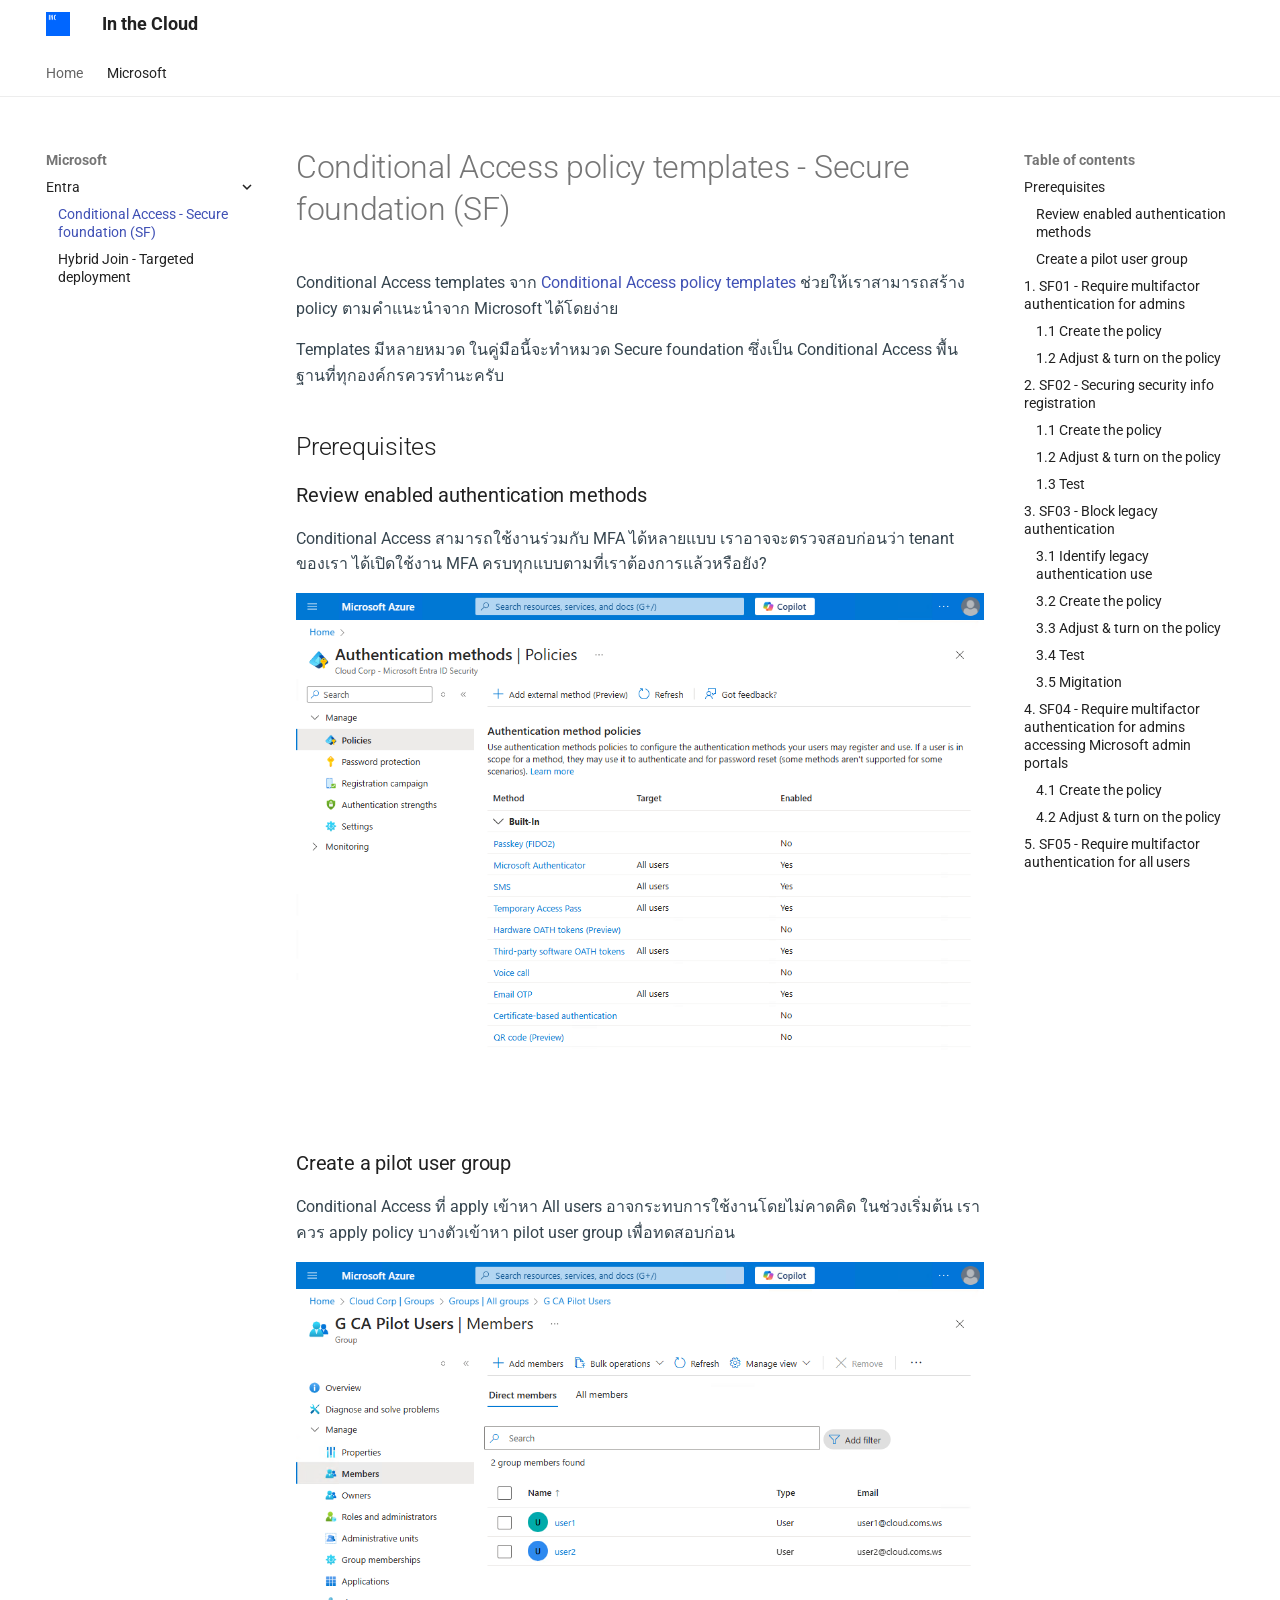
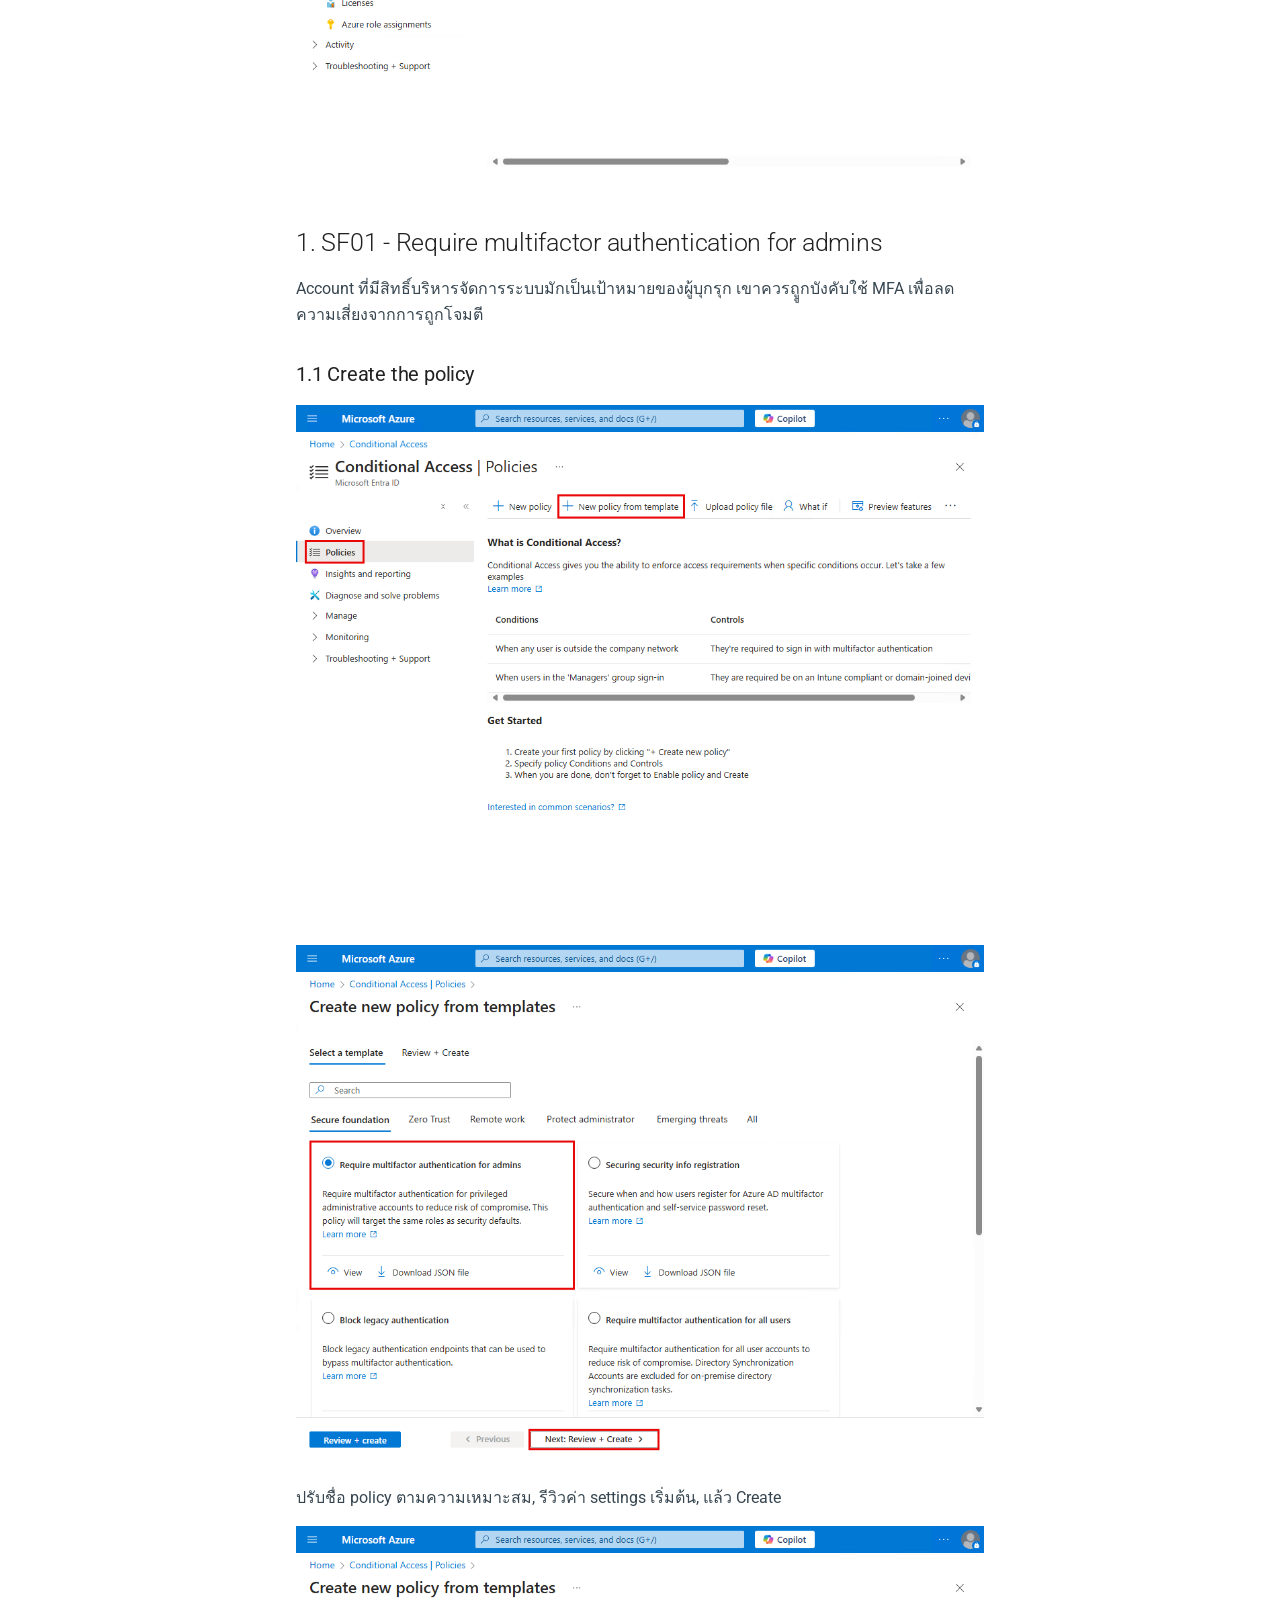
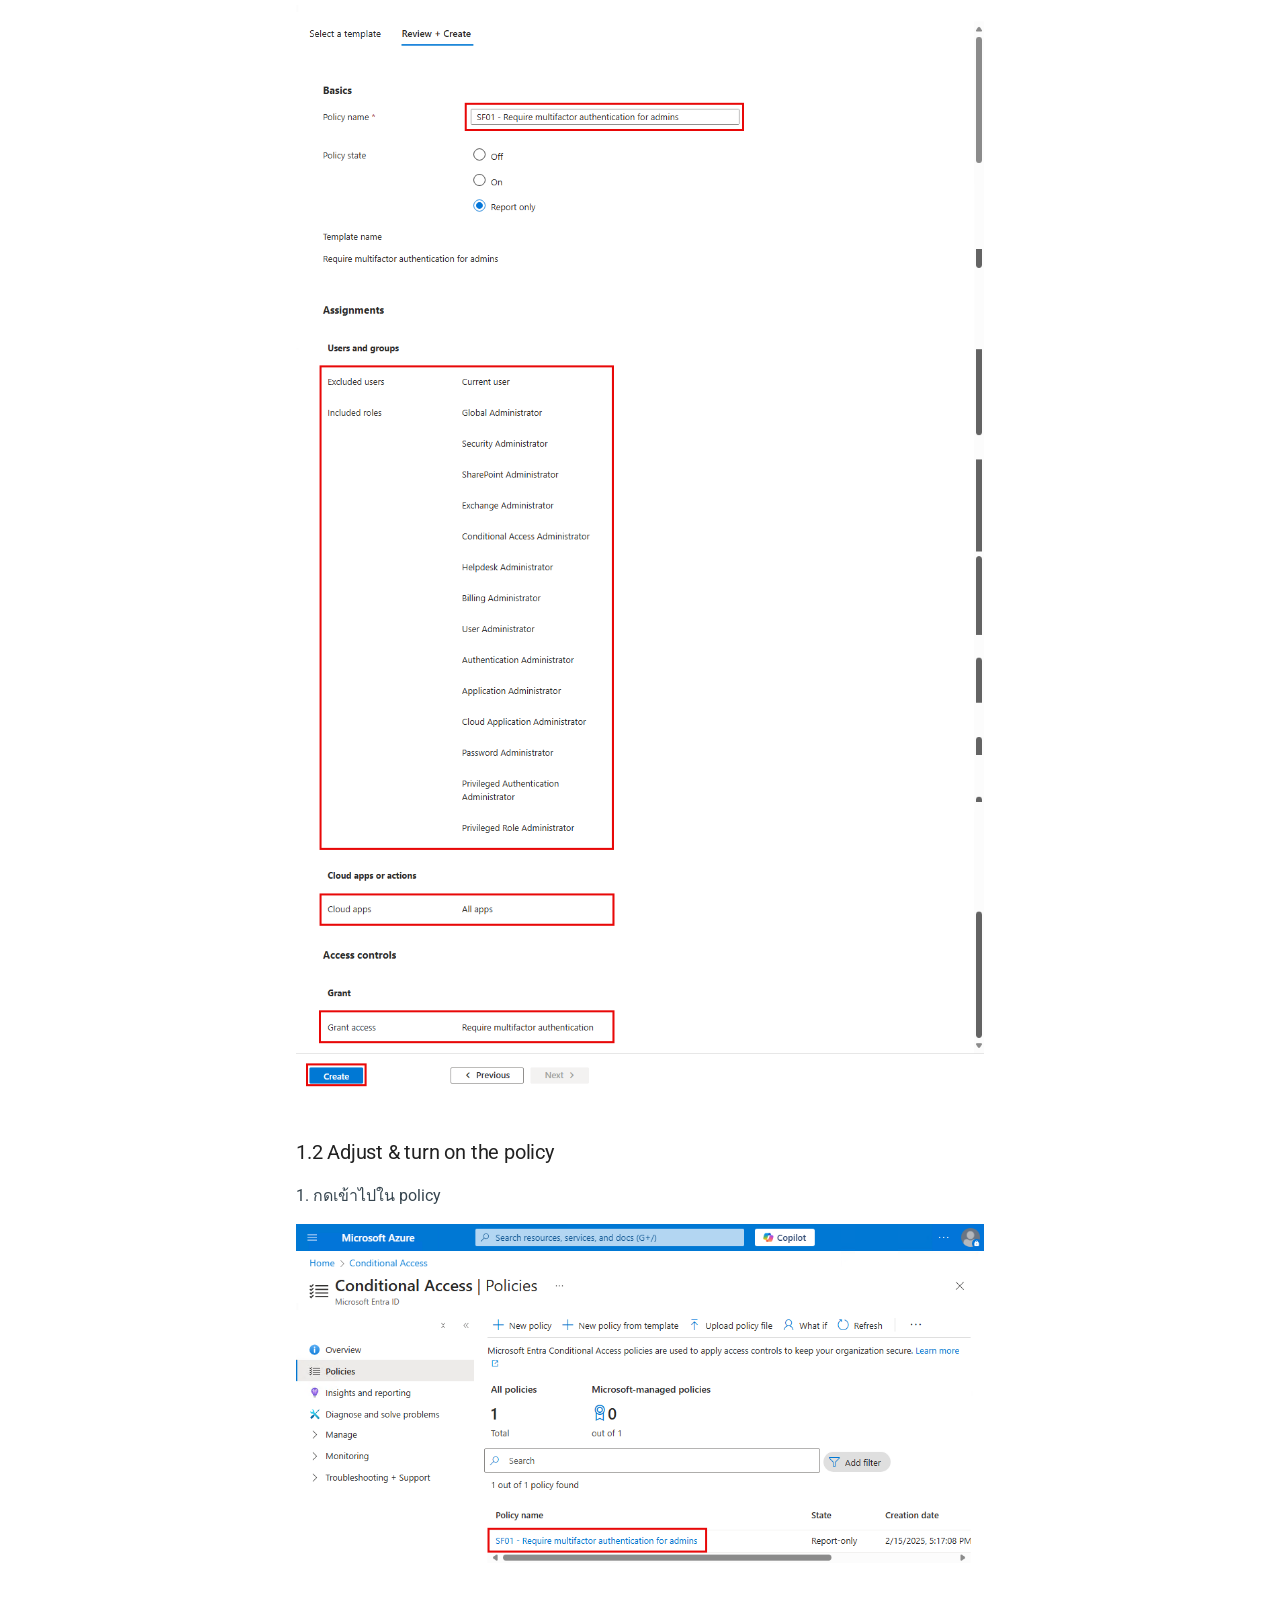
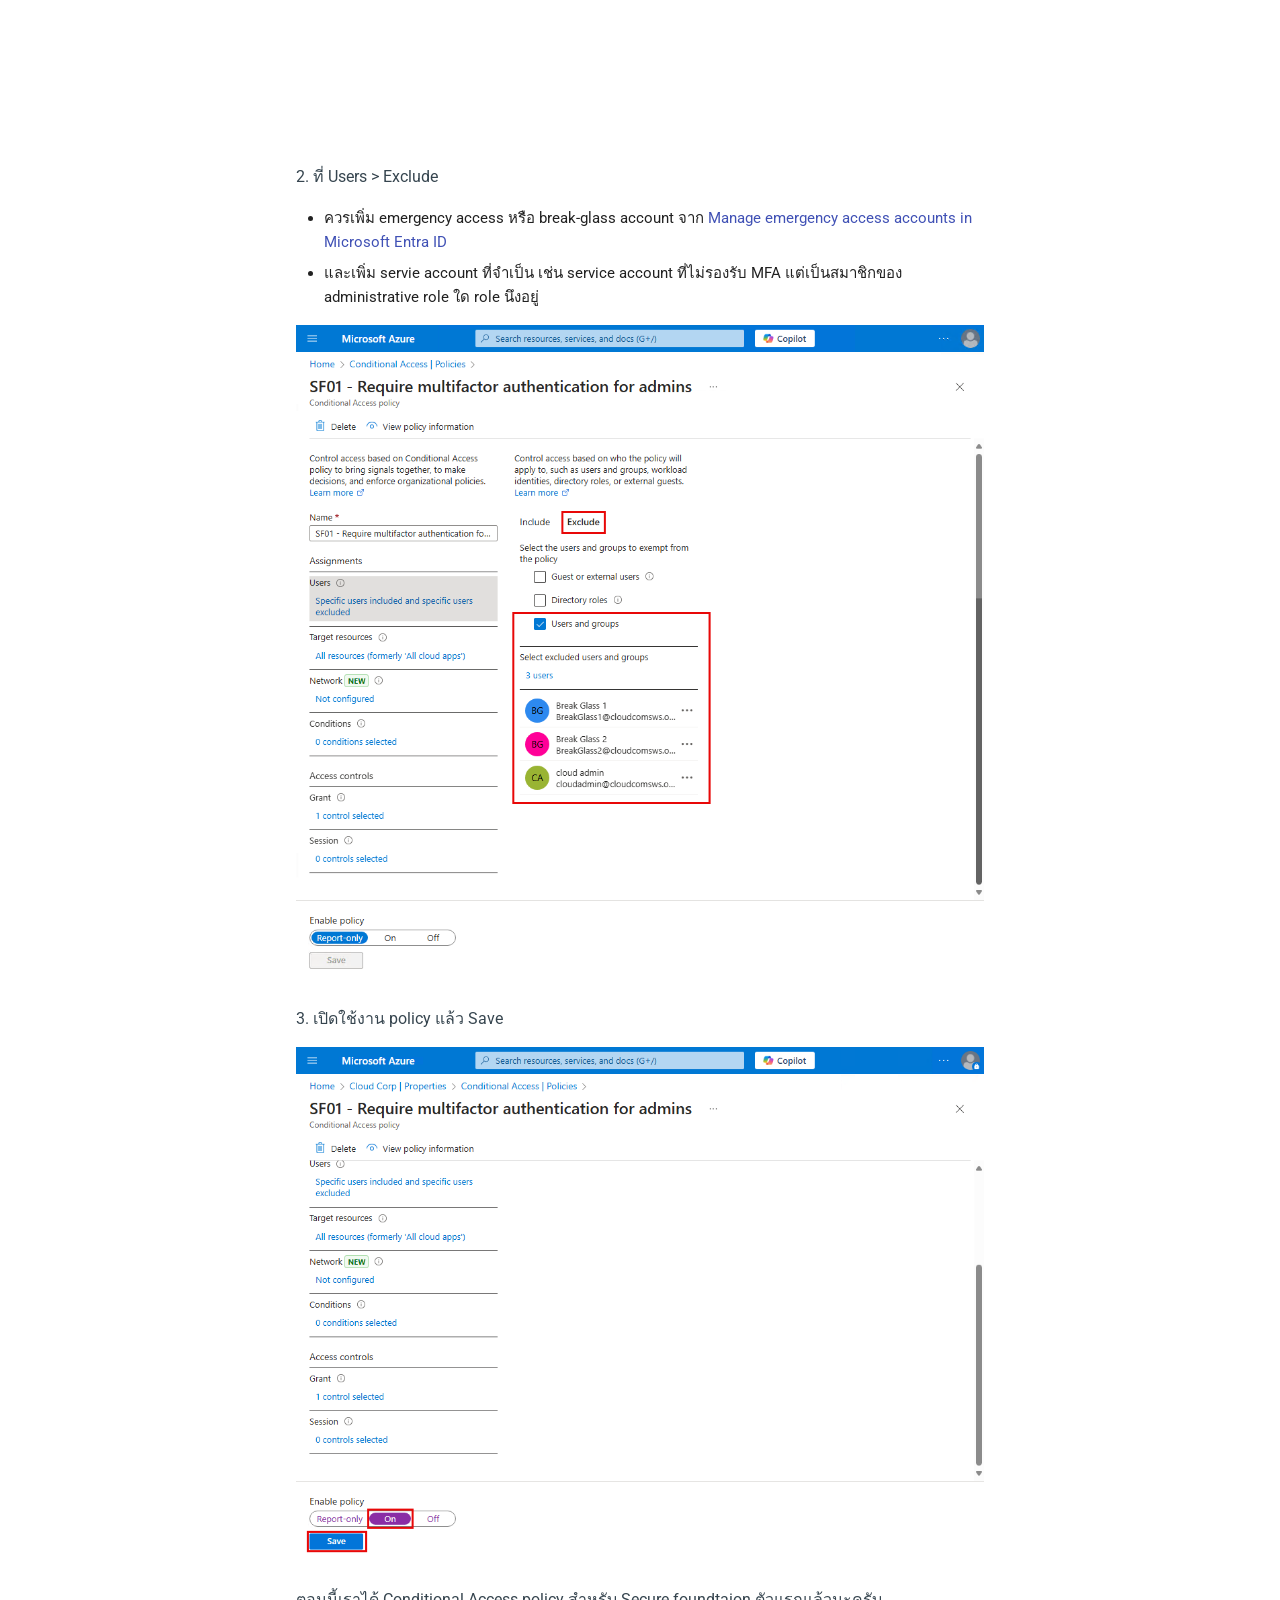
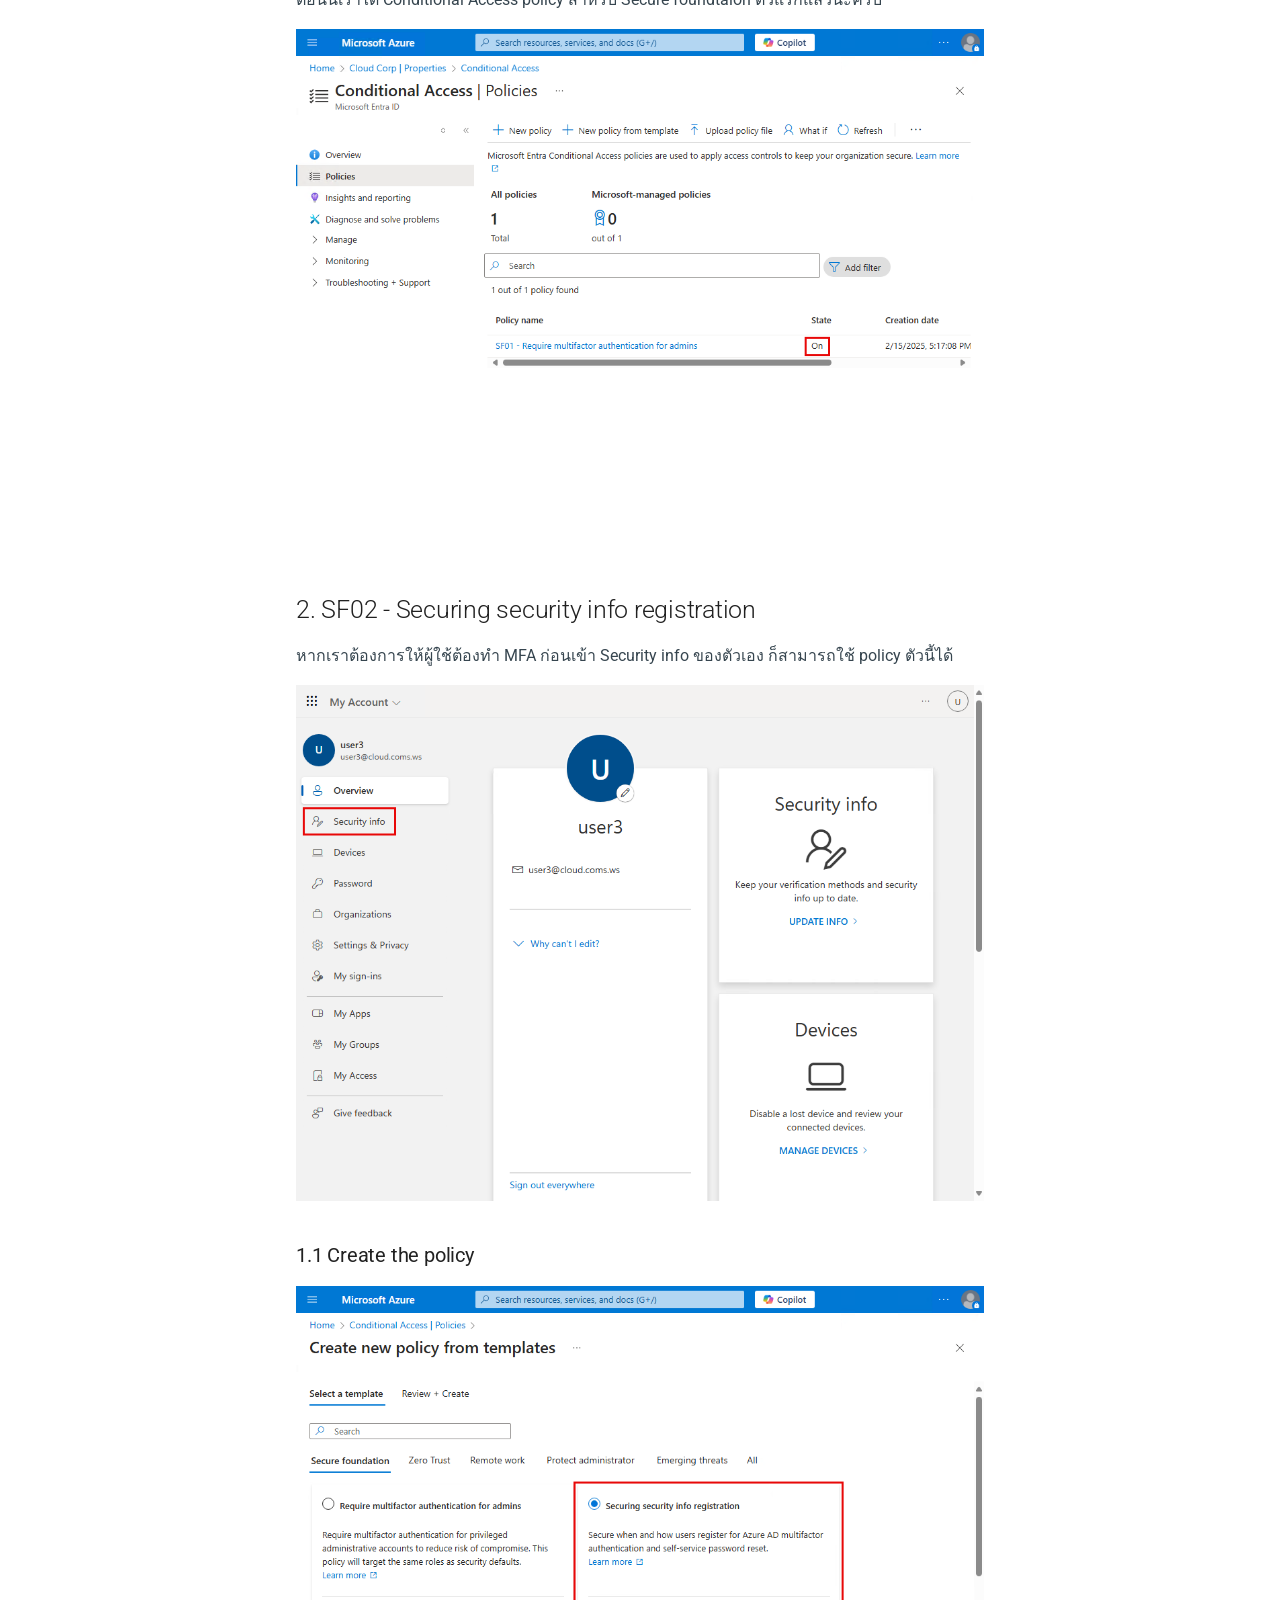
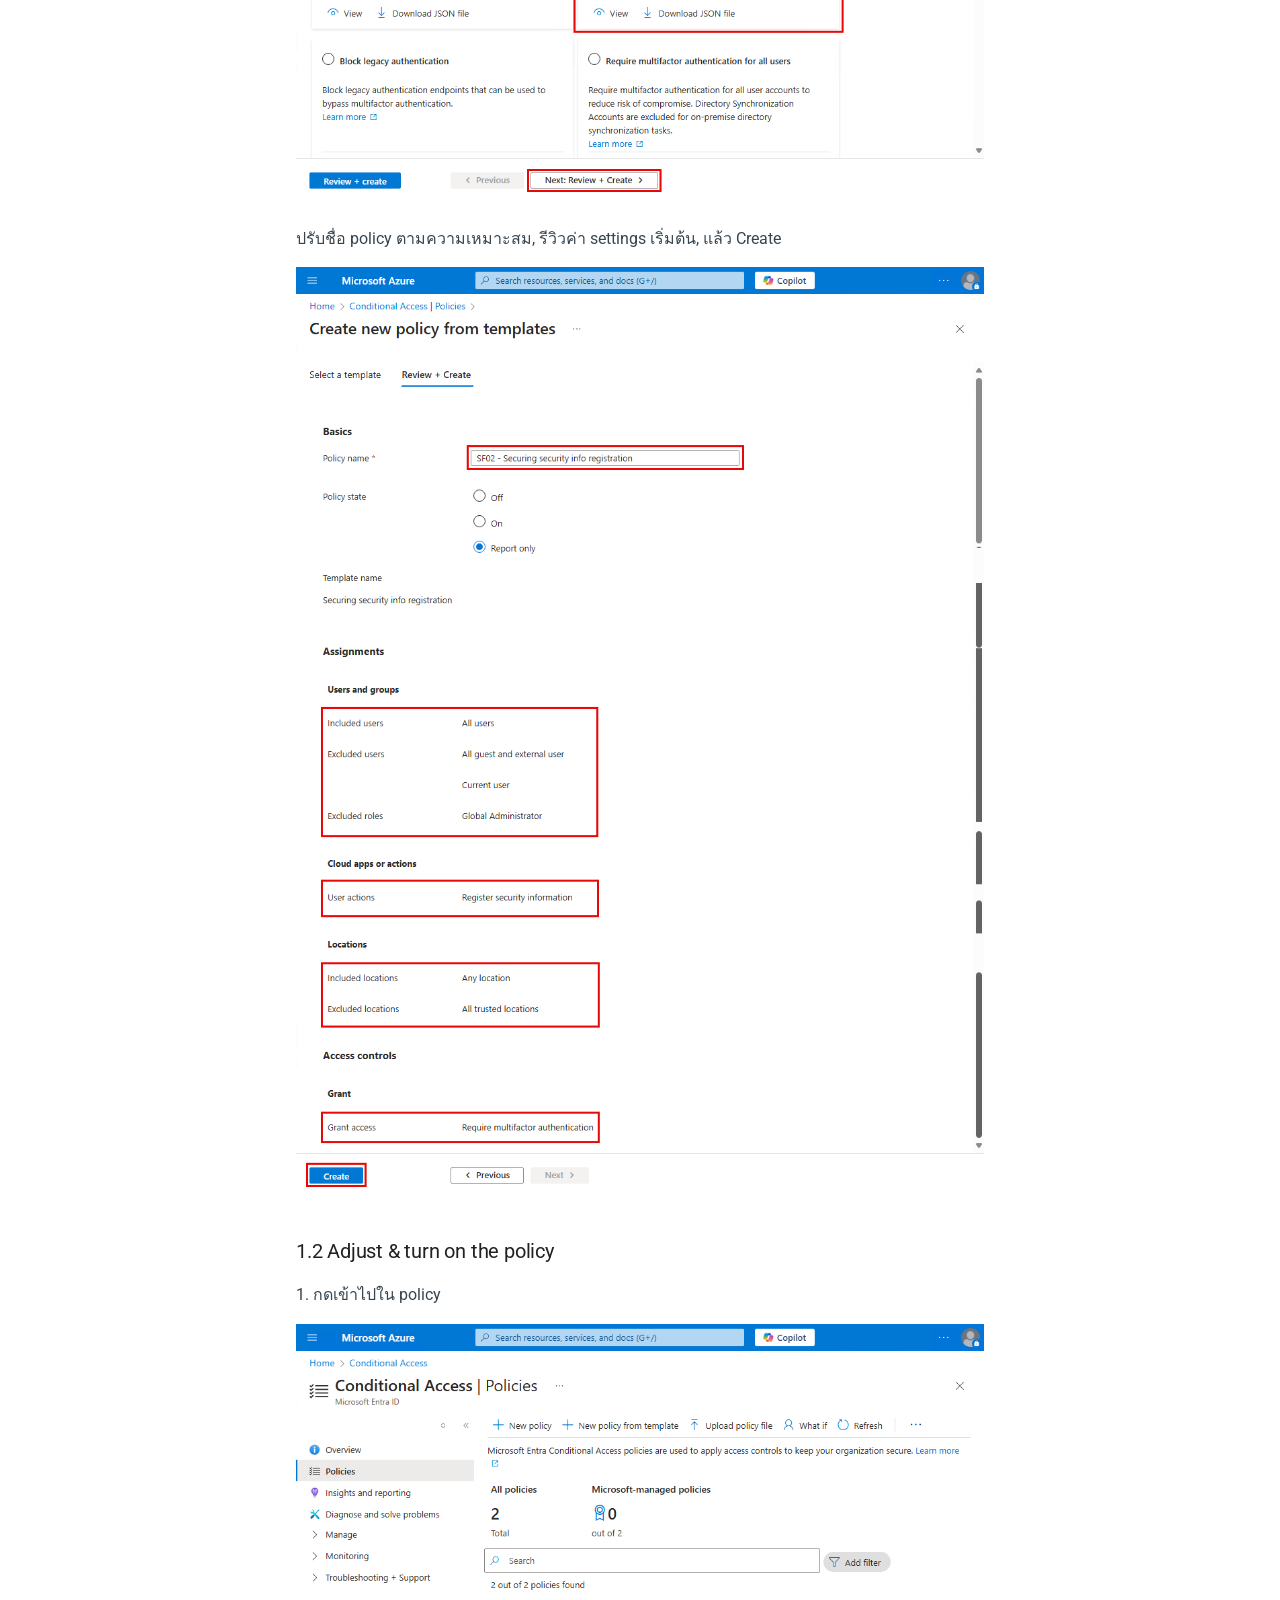
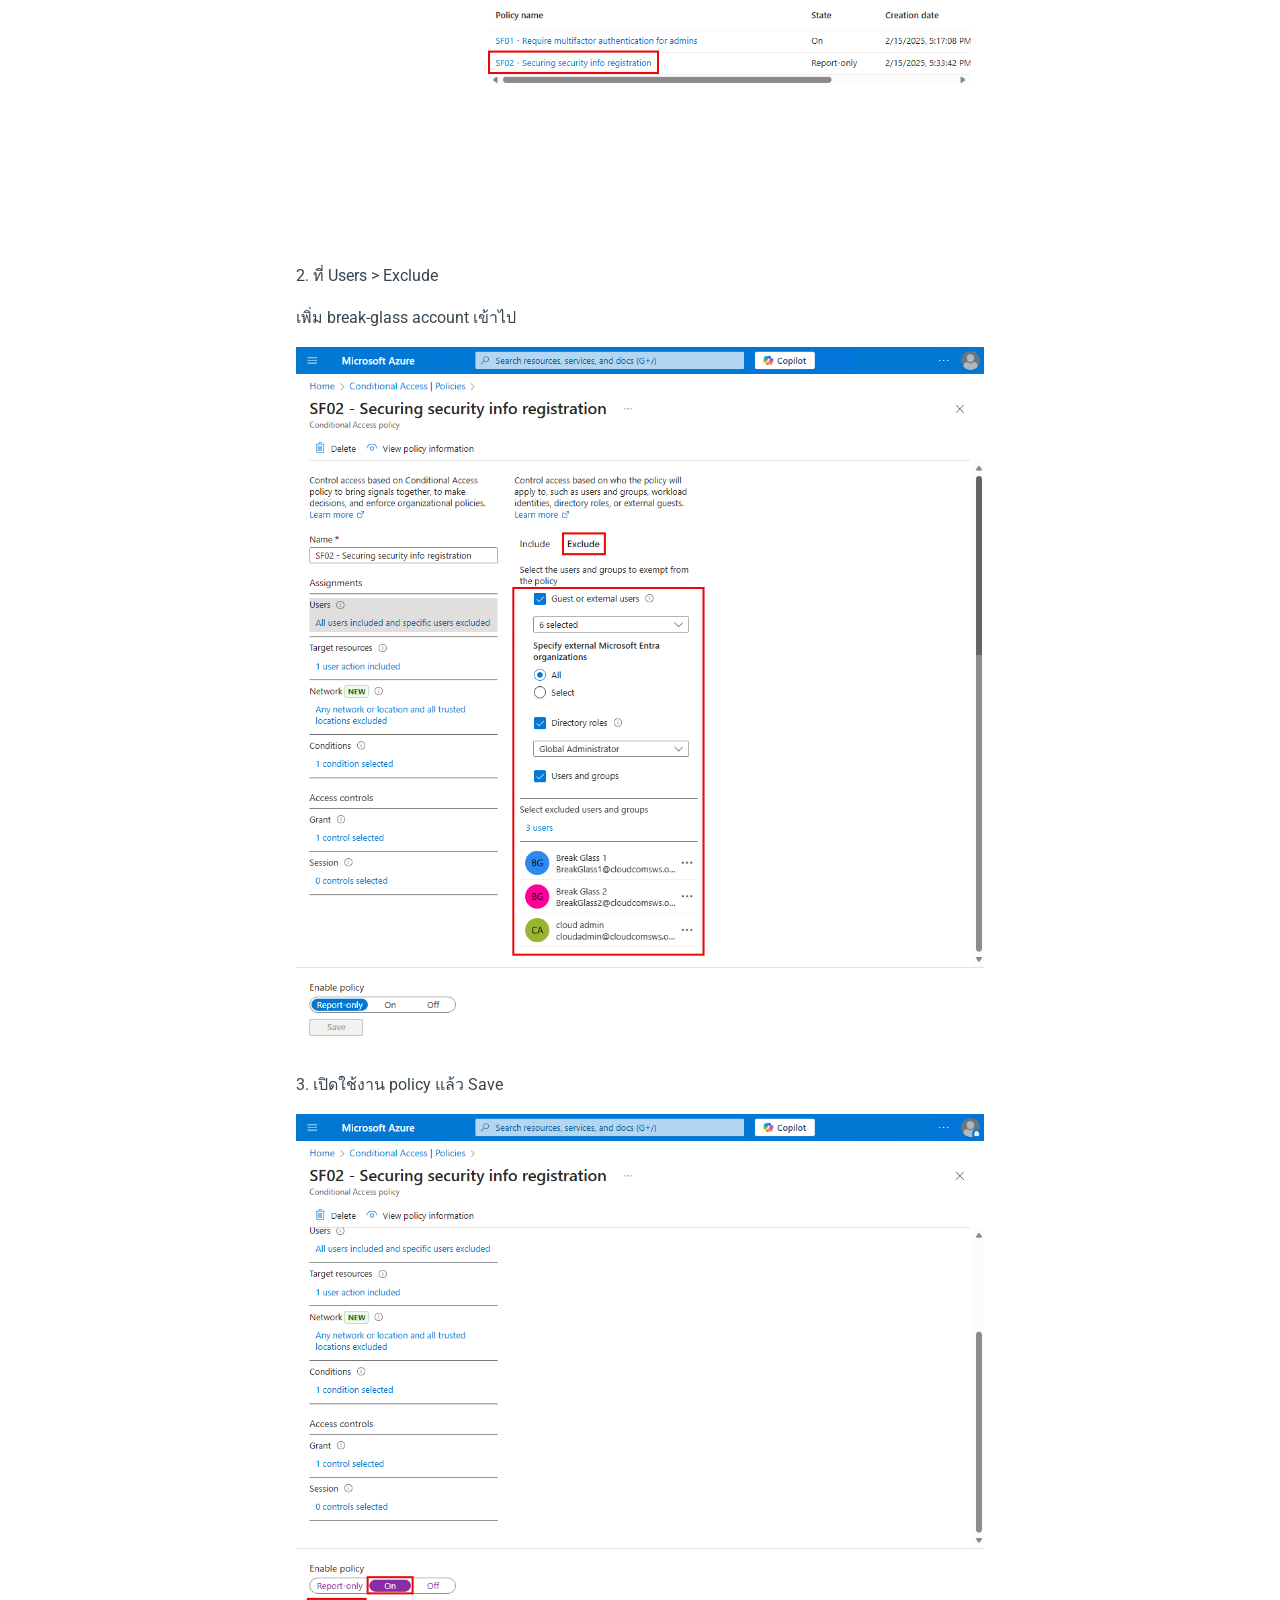
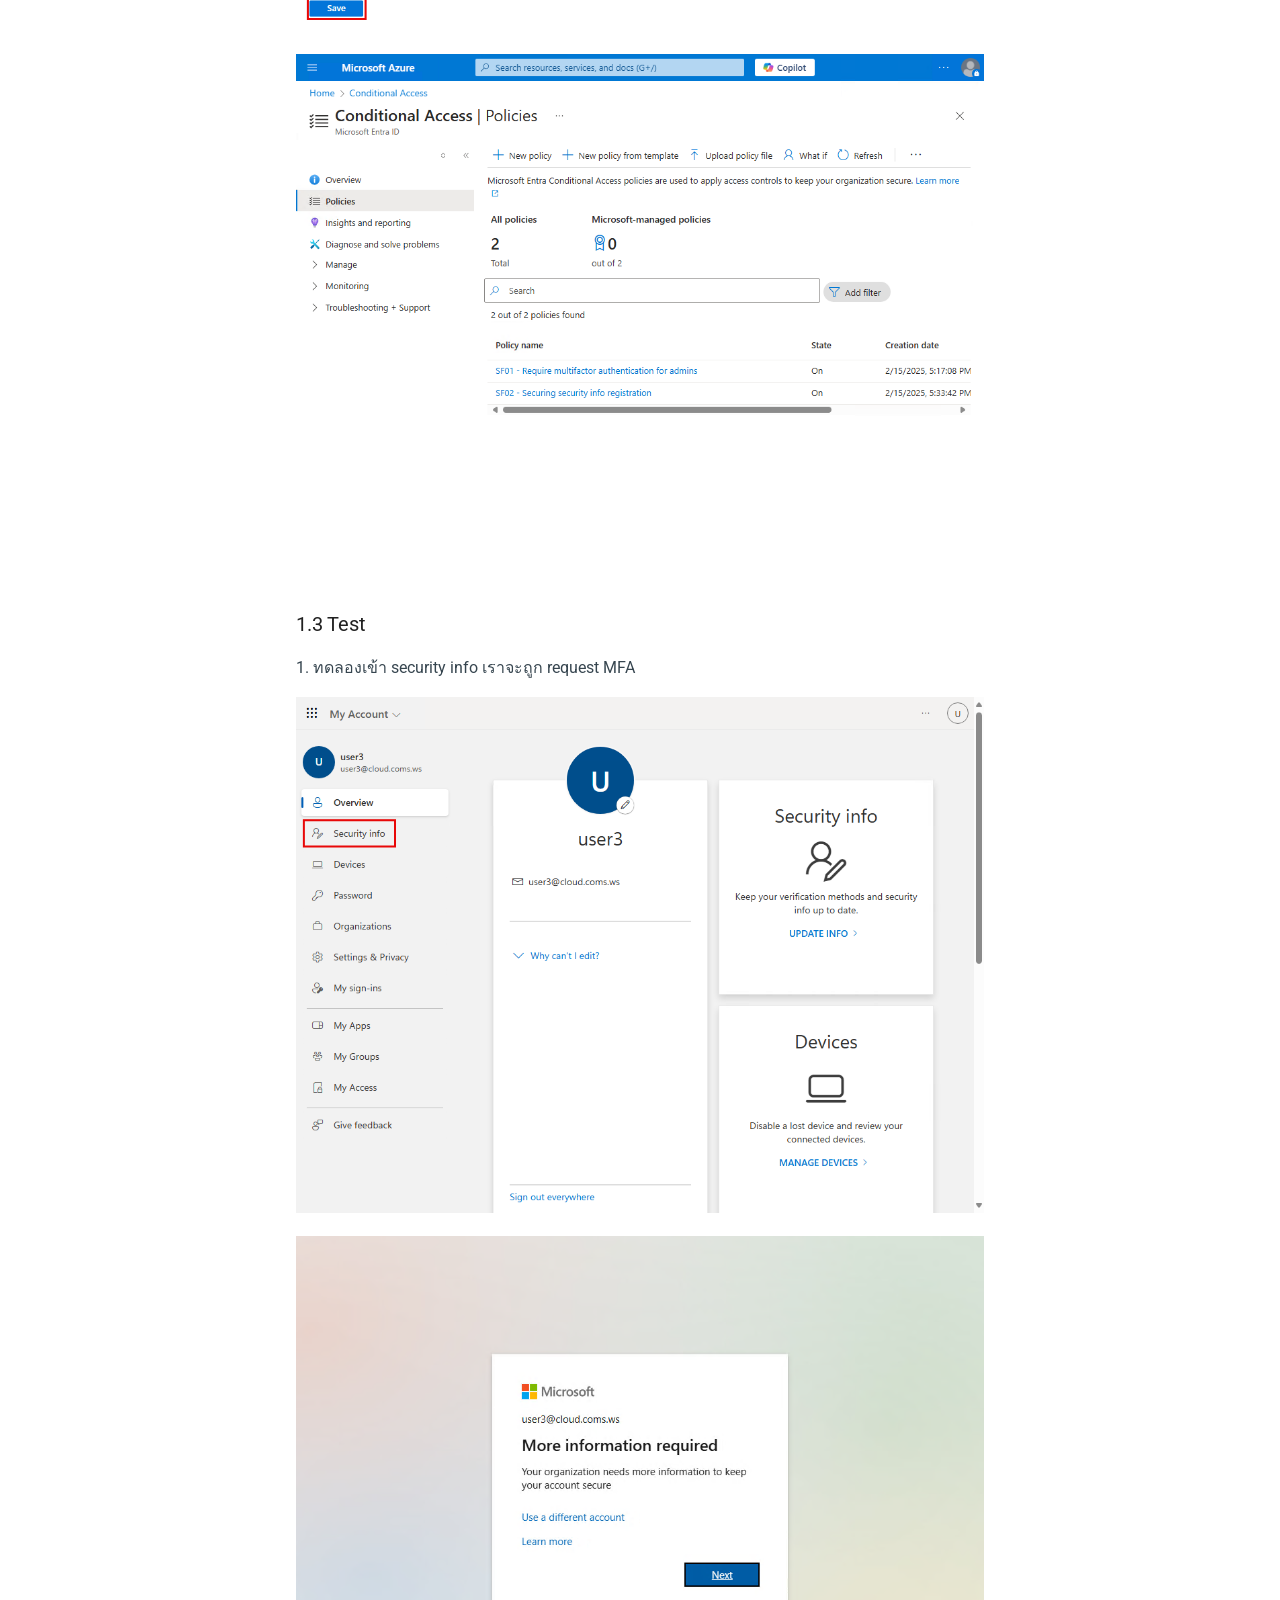
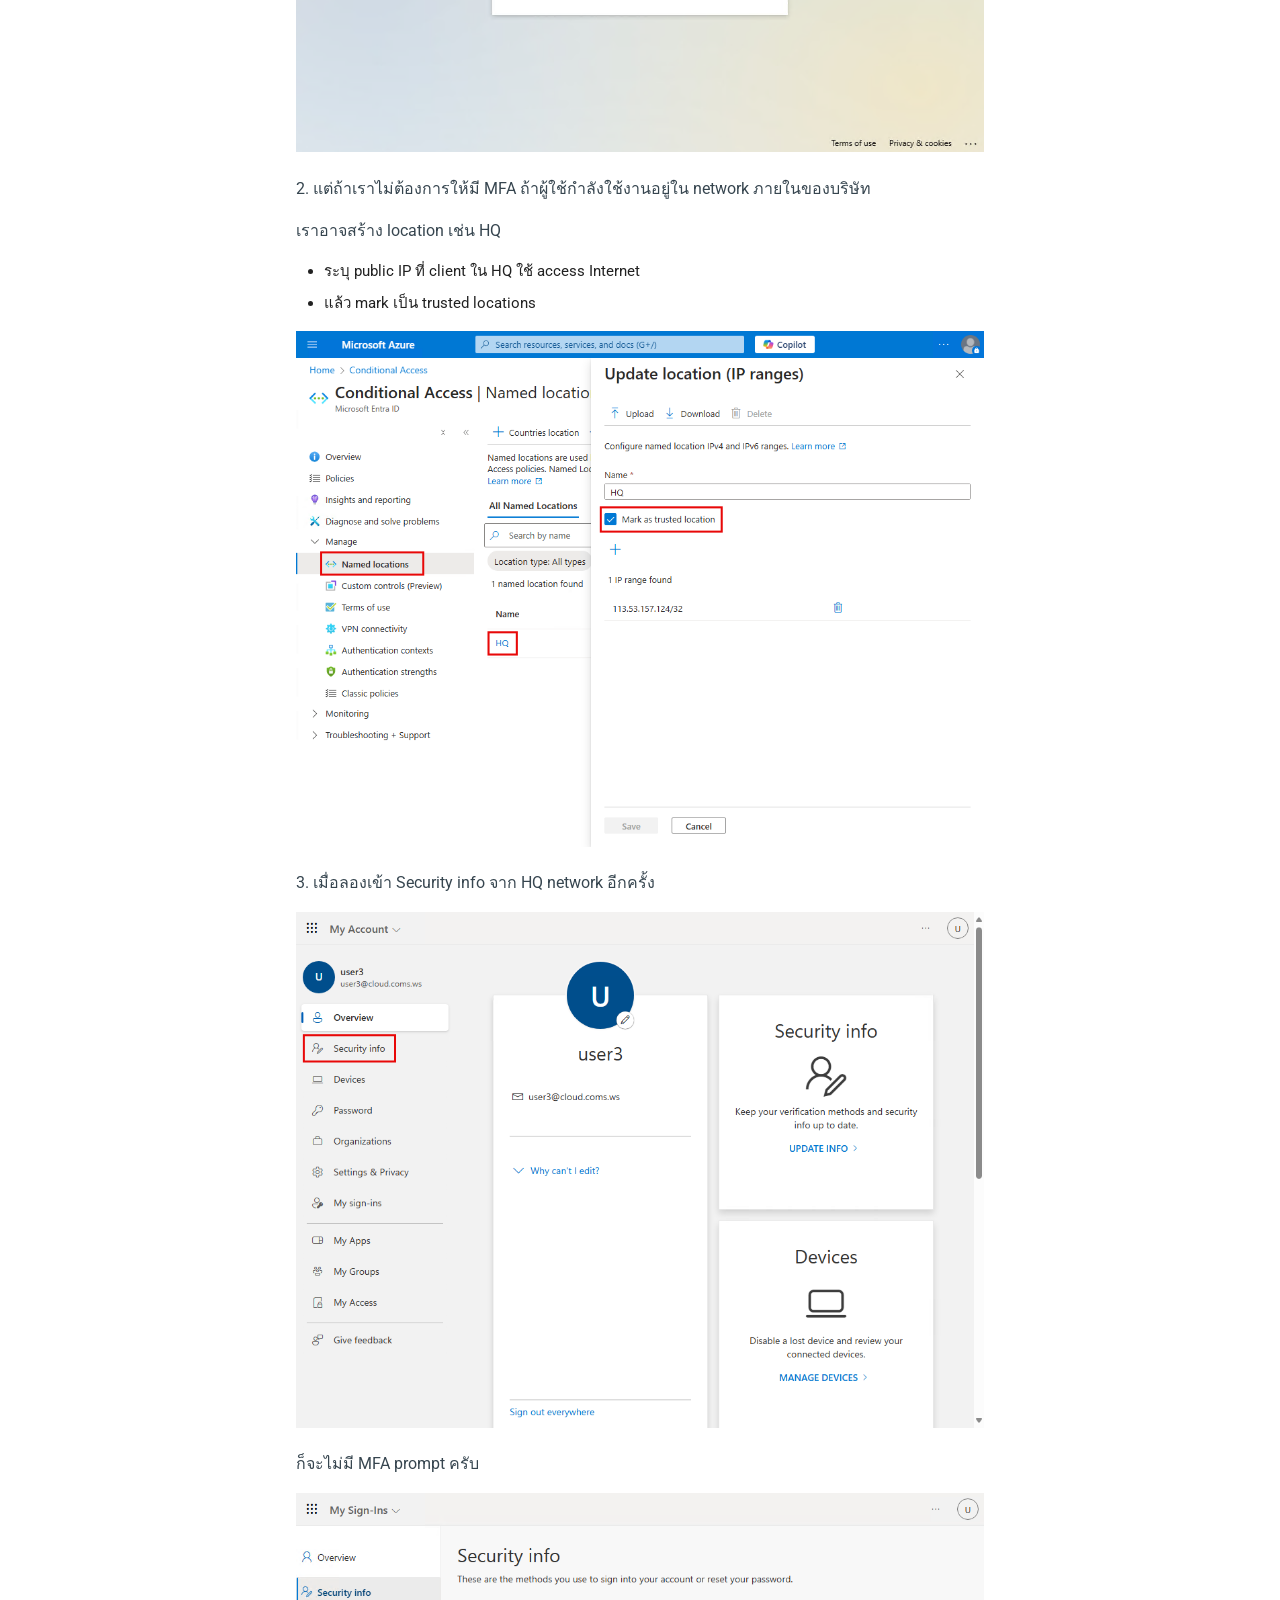
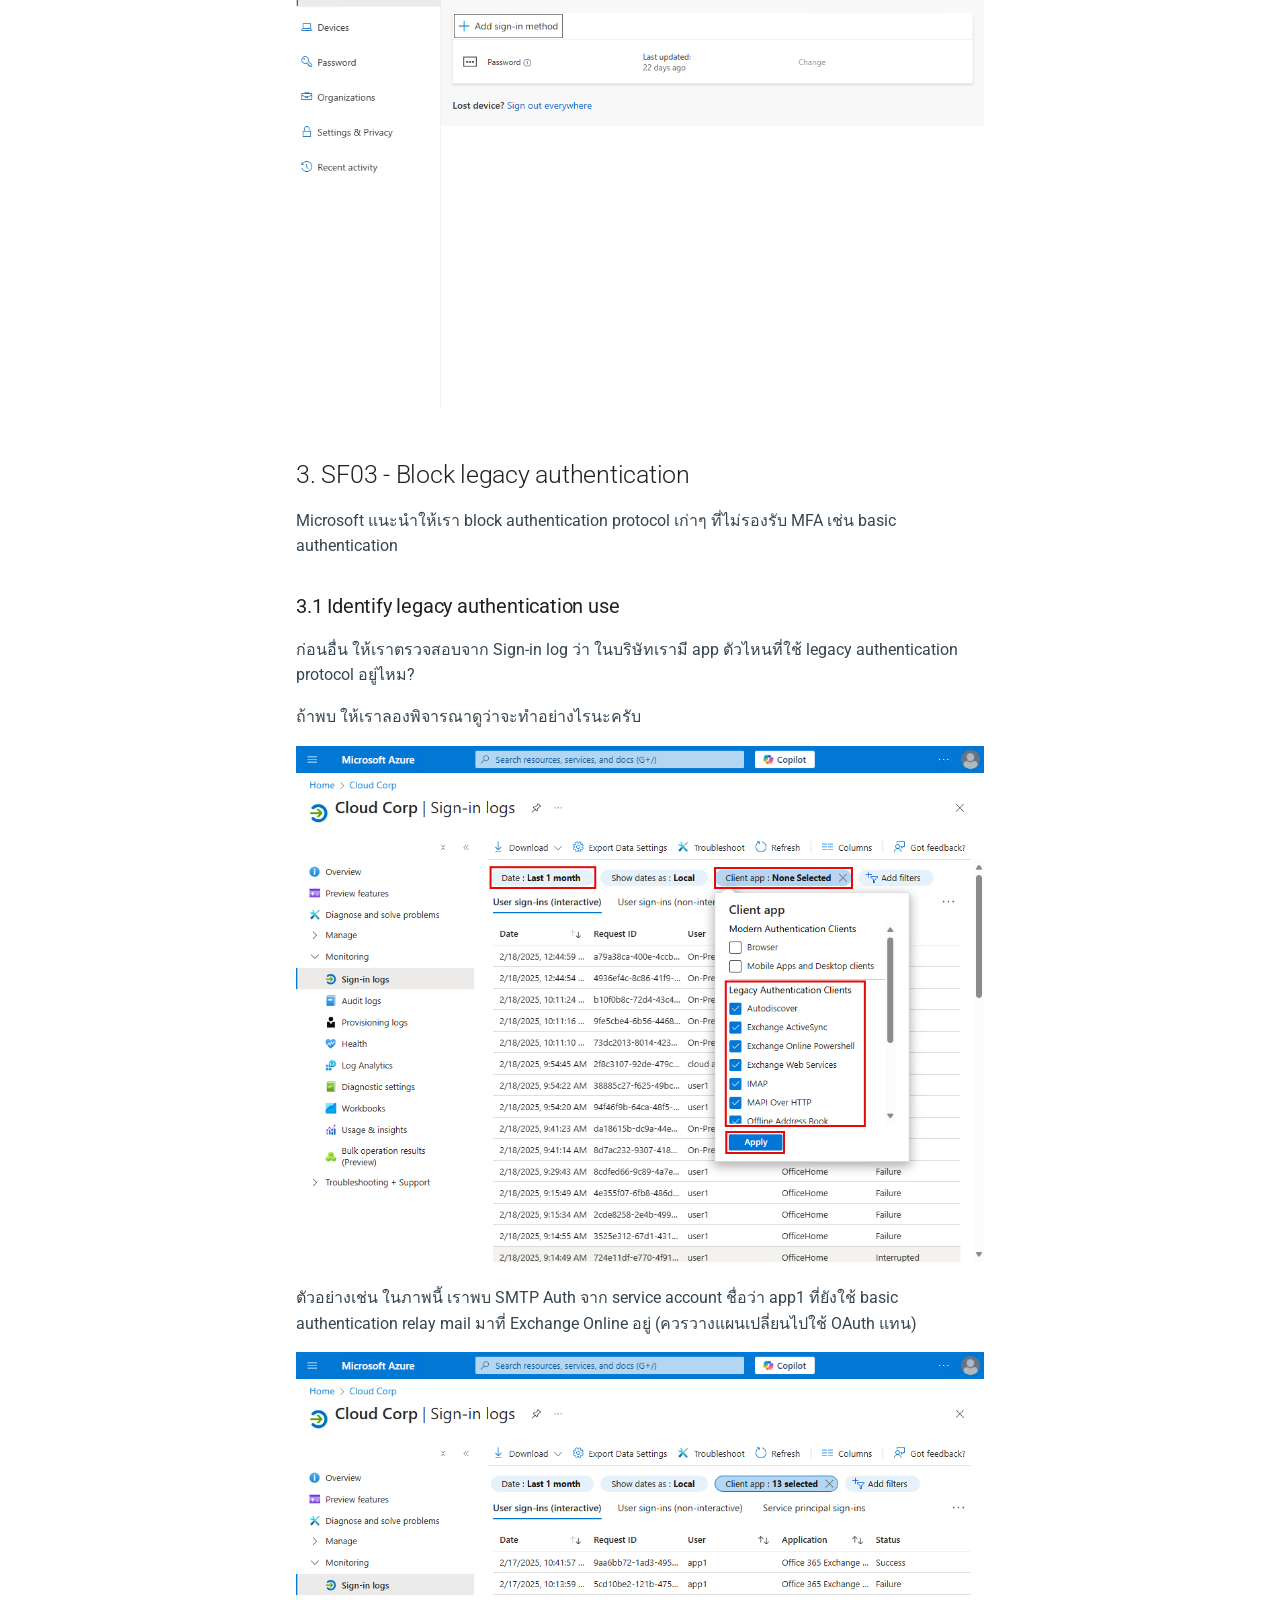
<file: entra/casf/index.html>
<!doctype html>
<html lang="en" class="no-js">
  <head>
    
      <meta charset="utf-8">
      <meta name="viewport" content="width=device-width,initial-scale=1">
      
        <meta name="description" content="CSoG - Customer Self-onboarding Guides">
      
      
      
        <link rel="canonical" href="https://inthecloudth.github.io/csog/entra/casf/">
      
      
        <link rel="prev" href="../..">
      
      
        <link rel="next" href="../hbj/">
      
      
      <link rel="icon" href="../../assets/images/favicon.png">
      <meta name="generator" content="mkdocs-1.6.1, mkdocs-material-9.5.50">
    
    
      
        <title>Starting Conditional Access - Secure foundation (SF) - In the Cloud</title>
      
    
    
      <link rel="stylesheet" href="../../assets/stylesheets/main.a40c8224.min.css">
      
        
        <link rel="stylesheet" href="../../assets/stylesheets/palette.06af60db.min.css">
      
      


    
    
      
    
    
      
        
        
        <link rel="preconnect" href="https://fonts.gstatic.com" crossorigin>
        <link rel="stylesheet" href="https://fonts.googleapis.com/css?family=Roboto:300,300i,400,400i,700,700i%7CRoboto+Mono:400,400i,700,700i&display=fallback">
        <style>:root{--md-text-font:"Roboto";--md-code-font:"Roboto Mono"}</style>
      
    
    
      <link rel="stylesheet" href="../../stylesheets/extra.css">
    
    <script>__md_scope=new URL("../..",location),__md_hash=e=>[...e].reduce(((e,_)=>(e<<5)-e+_.charCodeAt(0)),0),__md_get=(e,_=localStorage,t=__md_scope)=>JSON.parse(_.getItem(t.pathname+"."+e)),__md_set=(e,_,t=localStorage,a=__md_scope)=>{try{t.setItem(a.pathname+"."+e,JSON.stringify(_))}catch(e){}}</script>
    
      

    
    
      
        <meta  property="og:type"  content="website" >
      
        <meta  property="og:title"  content="Starting Conditional Access - Secure foundation (SF) - In the Cloud" >
      
        <meta  property="og:description"  content="CSoG - Customer Self-onboarding Guides" >
      
        <meta  property="og:image"  content="https://inthecloudth.github.io/csog/assets/images/social/entra/casf.png" >
      
        <meta  property="og:image:type"  content="image/png" >
      
        <meta  property="og:image:width"  content="1200" >
      
        <meta  property="og:image:height"  content="630" >
      
        <meta  property="og:url"  content="https://inthecloudth.github.io/csog/entra/casf/" >
      
        <meta  name="twitter:card"  content="summary_large_image" >
      
        <meta  name="twitter:title"  content="Starting Conditional Access - Secure foundation (SF) - In the Cloud" >
      
        <meta  name="twitter:description"  content="CSoG - Customer Self-onboarding Guides" >
      
        <meta  name="twitter:image"  content="https://inthecloudth.github.io/csog/assets/images/social/entra/casf.png" >
      
    
    
  </head>
  
  
    
    
    
    
    
    <body dir="ltr" data-md-color-scheme="default" data-md-color-primary="white" data-md-color-accent="indigo">
  
    
    <input class="md-toggle" data-md-toggle="drawer" type="checkbox" id="__drawer" autocomplete="off">
    <input class="md-toggle" data-md-toggle="search" type="checkbox" id="__search" autocomplete="off">
    <label class="md-overlay" for="__drawer"></label>
    <div data-md-component="skip">
      
        
        <a href="#conditional-access-policy-templates-secure-foundation-sf" class="md-skip">
          Skip to content
        </a>
      
    </div>
    <div data-md-component="announce">
      
    </div>
    
    
      

<header class="md-header" data-md-component="header">
  <nav class="md-header__inner md-grid" aria-label="Header">
    <a href="../.." title="In the Cloud" class="md-header__button md-logo" aria-label="In the Cloud" data-md-component="logo">
      
  <img src="../../assets/images/logo.png" alt="logo">

    </a>
    <label class="md-header__button md-icon" for="__drawer">
      
      <svg xmlns="http://www.w3.org/2000/svg" viewBox="0 0 24 24"><path d="M3 6h18v2H3zm0 5h18v2H3zm0 5h18v2H3z"/></svg>
    </label>
    <div class="md-header__title" data-md-component="header-title">
      <div class="md-header__ellipsis">
        <div class="md-header__topic">
          <span class="md-ellipsis">
            In the Cloud
          </span>
        </div>
        <div class="md-header__topic" data-md-component="header-topic">
          <span class="md-ellipsis">
            
              Starting Conditional Access - Secure foundation (SF)
            
          </span>
        </div>
      </div>
    </div>
    
      
    
    
    
    
    
  </nav>
  
</header>
    
    <div class="md-container" data-md-component="container">
      
      
        
          
            
<nav class="md-tabs" aria-label="Tabs" data-md-component="tabs">
  <div class="md-grid">
    <ul class="md-tabs__list">
      
        
  
  
  
    <li class="md-tabs__item">
      <a href="../.." class="md-tabs__link">
        
  
    
  
  Home

      </a>
    </li>
  

      
        
  
  
    
  
  
    
    
      
  
  
    
  
  
    
    
      <li class="md-tabs__item md-tabs__item--active">
        <a href="./" class="md-tabs__link">
          
  
  Microsoft

        </a>
      </li>
    
  

    
  

      
    </ul>
  </div>
</nav>
          
        
      
      <main class="md-main" data-md-component="main">
        <div class="md-main__inner md-grid">
          
            
              
              <div class="md-sidebar md-sidebar--primary" data-md-component="sidebar" data-md-type="navigation" >
                <div class="md-sidebar__scrollwrap">
                  <div class="md-sidebar__inner">
                    


  


<nav class="md-nav md-nav--primary md-nav--lifted" aria-label="Navigation" data-md-level="0">
  <label class="md-nav__title" for="__drawer">
    <a href="../.." title="In the Cloud" class="md-nav__button md-logo" aria-label="In the Cloud" data-md-component="logo">
      
  <img src="../../assets/images/logo.png" alt="logo">

    </a>
    In the Cloud
  </label>
  
  <ul class="md-nav__list" data-md-scrollfix>
    
      
      
  
  
  
  
    <li class="md-nav__item">
      <a href="../.." class="md-nav__link">
        
  
  <span class="md-ellipsis">
    Home
  </span>
  

      </a>
    </li>
  

    
      
      
  
  
    
  
  
  
    
    
    
      
        
        
      
      
    
    
    <li class="md-nav__item md-nav__item--active md-nav__item--section md-nav__item--nested">
      
        
        
        <input class="md-nav__toggle md-toggle " type="checkbox" id="__nav_2" checked>
        
          
          <label class="md-nav__link" for="__nav_2" id="__nav_2_label" tabindex="">
            
  
  <span class="md-ellipsis">
    Microsoft
  </span>
  

            <span class="md-nav__icon md-icon"></span>
          </label>
        
        <nav class="md-nav" data-md-level="1" aria-labelledby="__nav_2_label" aria-expanded="true">
          <label class="md-nav__title" for="__nav_2">
            <span class="md-nav__icon md-icon"></span>
            Microsoft
          </label>
          <ul class="md-nav__list" data-md-scrollfix>
            
              
                
  
  
    
  
  
  
    
    
    
      
      
    
    
    <li class="md-nav__item md-nav__item--active md-nav__item--nested">
      
        
        
        <input class="md-nav__toggle md-toggle " type="checkbox" id="__nav_2_1" checked>
        
          
          <label class="md-nav__link" for="__nav_2_1" id="__nav_2_1_label" tabindex="0">
            
  
  <span class="md-ellipsis">
    Entra
  </span>
  

            <span class="md-nav__icon md-icon"></span>
          </label>
        
        <nav class="md-nav" data-md-level="2" aria-labelledby="__nav_2_1_label" aria-expanded="true">
          <label class="md-nav__title" for="__nav_2_1">
            <span class="md-nav__icon md-icon"></span>
            Entra
          </label>
          <ul class="md-nav__list" data-md-scrollfix>
            
              
                
  
  
    
  
  
  
    <li class="md-nav__item md-nav__item--active">
      
      <input class="md-nav__toggle md-toggle" type="checkbox" id="__toc">
      
      
        
      
      
        <label class="md-nav__link md-nav__link--active" for="__toc">
          
  
  <span class="md-ellipsis">
    Conditional Access - Secure foundation (SF)
  </span>
  

          <span class="md-nav__icon md-icon"></span>
        </label>
      
      <a href="./" class="md-nav__link md-nav__link--active">
        
  
  <span class="md-ellipsis">
    Conditional Access - Secure foundation (SF)
  </span>
  

      </a>
      
        

<nav class="md-nav md-nav--secondary" aria-label="Table of contents">
  
  
  
    
  
  
    <label class="md-nav__title" for="__toc">
      <span class="md-nav__icon md-icon"></span>
      Table of contents
    </label>
    <ul class="md-nav__list" data-md-component="toc" data-md-scrollfix>
      
        <li class="md-nav__item">
  <a href="#prerequisites" class="md-nav__link">
    <span class="md-ellipsis">
      Prerequisites
    </span>
  </a>
  
    <nav class="md-nav" aria-label="Prerequisites">
      <ul class="md-nav__list">
        
          <li class="md-nav__item">
  <a href="#review-enabled-authentication-methods" class="md-nav__link">
    <span class="md-ellipsis">
      Review enabled authentication methods
    </span>
  </a>
  
</li>
        
          <li class="md-nav__item">
  <a href="#create-a-pilot-user-group" class="md-nav__link">
    <span class="md-ellipsis">
      Create a pilot user group
    </span>
  </a>
  
</li>
        
      </ul>
    </nav>
  
</li>
      
        <li class="md-nav__item">
  <a href="#1-sf01-require-multifactor-authentication-for-admins" class="md-nav__link">
    <span class="md-ellipsis">
      1. SF01 - Require multifactor authentication for admins
    </span>
  </a>
  
    <nav class="md-nav" aria-label="1. SF01 - Require multifactor authentication for admins">
      <ul class="md-nav__list">
        
          <li class="md-nav__item">
  <a href="#11-create-the-policy" class="md-nav__link">
    <span class="md-ellipsis">
      1.1 Create the policy
    </span>
  </a>
  
</li>
        
          <li class="md-nav__item">
  <a href="#12-adjust-turn-on-the-policy" class="md-nav__link">
    <span class="md-ellipsis">
      1.2 Adjust &amp; turn on the policy
    </span>
  </a>
  
</li>
        
      </ul>
    </nav>
  
</li>
      
        <li class="md-nav__item">
  <a href="#2-sf02-securing-security-info-registration" class="md-nav__link">
    <span class="md-ellipsis">
      2. SF02 - Securing security info registration
    </span>
  </a>
  
    <nav class="md-nav" aria-label="2. SF02 - Securing security info registration">
      <ul class="md-nav__list">
        
          <li class="md-nav__item">
  <a href="#11-create-the-policy_1" class="md-nav__link">
    <span class="md-ellipsis">
      1.1 Create the policy
    </span>
  </a>
  
</li>
        
          <li class="md-nav__item">
  <a href="#12-adjust-turn-on-the-policy_1" class="md-nav__link">
    <span class="md-ellipsis">
      1.2 Adjust &amp; turn on the policy
    </span>
  </a>
  
</li>
        
          <li class="md-nav__item">
  <a href="#13-test" class="md-nav__link">
    <span class="md-ellipsis">
      1.3 Test
    </span>
  </a>
  
</li>
        
      </ul>
    </nav>
  
</li>
      
        <li class="md-nav__item">
  <a href="#3-sf03-block-legacy-authentication" class="md-nav__link">
    <span class="md-ellipsis">
      3. SF03 - Block legacy authentication
    </span>
  </a>
  
    <nav class="md-nav" aria-label="3. SF03 - Block legacy authentication">
      <ul class="md-nav__list">
        
          <li class="md-nav__item">
  <a href="#31-identify-legacy-authentication-use" class="md-nav__link">
    <span class="md-ellipsis">
      3.1 Identify legacy authentication use
    </span>
  </a>
  
</li>
        
          <li class="md-nav__item">
  <a href="#32-create-the-policy" class="md-nav__link">
    <span class="md-ellipsis">
      3.2 Create the policy
    </span>
  </a>
  
</li>
        
          <li class="md-nav__item">
  <a href="#33-adjust-turn-on-the-policy" class="md-nav__link">
    <span class="md-ellipsis">
      3.3 Adjust &amp; turn on the policy
    </span>
  </a>
  
</li>
        
          <li class="md-nav__item">
  <a href="#34-test" class="md-nav__link">
    <span class="md-ellipsis">
      3.4 Test
    </span>
  </a>
  
</li>
        
          <li class="md-nav__item">
  <a href="#35-migitation" class="md-nav__link">
    <span class="md-ellipsis">
      3.5 Migitation
    </span>
  </a>
  
</li>
        
      </ul>
    </nav>
  
</li>
      
        <li class="md-nav__item">
  <a href="#4-sf04-require-multifactor-authentication-for-admins-accessing-microsoft-admin-portals" class="md-nav__link">
    <span class="md-ellipsis">
      4. SF04 - Require multifactor authentication for admins accessing Microsoft admin portals
    </span>
  </a>
  
    <nav class="md-nav" aria-label="4. SF04 - Require multifactor authentication for admins accessing Microsoft admin portals">
      <ul class="md-nav__list">
        
          <li class="md-nav__item">
  <a href="#41-create-the-policy" class="md-nav__link">
    <span class="md-ellipsis">
      4.1 Create the policy
    </span>
  </a>
  
</li>
        
          <li class="md-nav__item">
  <a href="#42-adjust-turn-on-the-policy" class="md-nav__link">
    <span class="md-ellipsis">
      4.2 Adjust &amp; turn on the policy
    </span>
  </a>
  
</li>
        
      </ul>
    </nav>
  
</li>
      
        <li class="md-nav__item">
  <a href="#5-sf05-require-multifactor-authentication-for-all-users" class="md-nav__link">
    <span class="md-ellipsis">
      5. SF05 - Require multifactor authentication for all users
    </span>
  </a>
  
    <nav class="md-nav" aria-label="5. SF05 - Require multifactor authentication for all users">
      <ul class="md-nav__list">
        
          <li class="md-nav__item">
  <a href="#51-create-the-policy" class="md-nav__link">
    <span class="md-ellipsis">
      5.1 Create the policy
    </span>
  </a>
  
</li>
        
          <li class="md-nav__item">
  <a href="#52-adjust-turn-on-the-policy" class="md-nav__link">
    <span class="md-ellipsis">
      5.2 Adjust &amp; turn on the policy
    </span>
  </a>
  
</li>
        
      </ul>
    </nav>
  
</li>
      
        <li class="md-nav__item">
  <a href="#6-sf06-require-multifactor-authentication-for-azure-management" class="md-nav__link">
    <span class="md-ellipsis">
      6. SF06 - Require multifactor authentication for Azure management
    </span>
  </a>
  
    <nav class="md-nav" aria-label="6. SF06 - Require multifactor authentication for Azure management">
      <ul class="md-nav__list">
        
          <li class="md-nav__item">
  <a href="#61-create-the-policy" class="md-nav__link">
    <span class="md-ellipsis">
      6.1 Create the policy
    </span>
  </a>
  
</li>
        
          <li class="md-nav__item">
  <a href="#62-adjust-turn-on-the-policy" class="md-nav__link">
    <span class="md-ellipsis">
      6.2 Adjust &amp; turn on the policy
    </span>
  </a>
  
</li>
        
      </ul>
    </nav>
  
</li>
      
        <li class="md-nav__item">
  <a href="#7-sf07-require-compliant-or-microsoft-entra-hybrid-joined-device-or-multifactor-authentication-for-all-users" class="md-nav__link">
    <span class="md-ellipsis">
      7. SF07 - Require compliant or Microsoft Entra hybrid joined device or multifactor authentication for all users
    </span>
  </a>
  
    <nav class="md-nav" aria-label="7. SF07 - Require compliant or Microsoft Entra hybrid joined device or multifactor authentication for all users">
      <ul class="md-nav__list">
        
          <li class="md-nav__item">
  <a href="#71-create-the-policy" class="md-nav__link">
    <span class="md-ellipsis">
      7.1 Create the policy
    </span>
  </a>
  
</li>
        
          <li class="md-nav__item">
  <a href="#72-adjust-turn-on-the-policy" class="md-nav__link">
    <span class="md-ellipsis">
      7.2 Adjust &amp; turn on the policy
    </span>
  </a>
  
</li>
        
      </ul>
    </nav>
  
</li>
      
        <li class="md-nav__item">
  <a href="#8-sf08-require-compliant-device" class="md-nav__link">
    <span class="md-ellipsis">
      8. SF08 - Require compliant device
    </span>
  </a>
  
    <nav class="md-nav" aria-label="8. SF08 - Require compliant device">
      <ul class="md-nav__list">
        
          <li class="md-nav__item">
  <a href="#dont-create-this-policy" class="md-nav__link">
    <span class="md-ellipsis">
      Don't create this policy
    </span>
  </a>
  
</li>
        
      </ul>
    </nav>
  
</li>
      
        <li class="md-nav__item">
  <a href="#next-steps" class="md-nav__link">
    <span class="md-ellipsis">
      Next steps
    </span>
  </a>
  
</li>
      
        <li class="md-nav__item">
  <a href="#references" class="md-nav__link">
    <span class="md-ellipsis">
      References
    </span>
  </a>
  
</li>
      
    </ul>
  
</nav>
      
    </li>
  

              
            
              
                
  
  
  
  
    <li class="md-nav__item">
      <a href="../hbj/" class="md-nav__link">
        
  
  <span class="md-ellipsis">
    Hybrid Join - Targeted deployment
  </span>
  

      </a>
    </li>
  

              
            
          </ul>
        </nav>
      
    </li>
  

              
            
          </ul>
        </nav>
      
    </li>
  

    
  </ul>
</nav>
                  </div>
                </div>
              </div>
            
            
              
              <div class="md-sidebar md-sidebar--secondary" data-md-component="sidebar" data-md-type="toc" >
                <div class="md-sidebar__scrollwrap">
                  <div class="md-sidebar__inner">
                    

<nav class="md-nav md-nav--secondary" aria-label="Table of contents">
  
  
  
    
  
  
    <label class="md-nav__title" for="__toc">
      <span class="md-nav__icon md-icon"></span>
      Table of contents
    </label>
    <ul class="md-nav__list" data-md-component="toc" data-md-scrollfix>
      
        <li class="md-nav__item">
  <a href="#prerequisites" class="md-nav__link">
    <span class="md-ellipsis">
      Prerequisites
    </span>
  </a>
  
    <nav class="md-nav" aria-label="Prerequisites">
      <ul class="md-nav__list">
        
          <li class="md-nav__item">
  <a href="#review-enabled-authentication-methods" class="md-nav__link">
    <span class="md-ellipsis">
      Review enabled authentication methods
    </span>
  </a>
  
</li>
        
          <li class="md-nav__item">
  <a href="#create-a-pilot-user-group" class="md-nav__link">
    <span class="md-ellipsis">
      Create a pilot user group
    </span>
  </a>
  
</li>
        
      </ul>
    </nav>
  
</li>
      
        <li class="md-nav__item">
  <a href="#1-sf01-require-multifactor-authentication-for-admins" class="md-nav__link">
    <span class="md-ellipsis">
      1. SF01 - Require multifactor authentication for admins
    </span>
  </a>
  
    <nav class="md-nav" aria-label="1. SF01 - Require multifactor authentication for admins">
      <ul class="md-nav__list">
        
          <li class="md-nav__item">
  <a href="#11-create-the-policy" class="md-nav__link">
    <span class="md-ellipsis">
      1.1 Create the policy
    </span>
  </a>
  
</li>
        
          <li class="md-nav__item">
  <a href="#12-adjust-turn-on-the-policy" class="md-nav__link">
    <span class="md-ellipsis">
      1.2 Adjust &amp; turn on the policy
    </span>
  </a>
  
</li>
        
      </ul>
    </nav>
  
</li>
      
        <li class="md-nav__item">
  <a href="#2-sf02-securing-security-info-registration" class="md-nav__link">
    <span class="md-ellipsis">
      2. SF02 - Securing security info registration
    </span>
  </a>
  
    <nav class="md-nav" aria-label="2. SF02 - Securing security info registration">
      <ul class="md-nav__list">
        
          <li class="md-nav__item">
  <a href="#11-create-the-policy_1" class="md-nav__link">
    <span class="md-ellipsis">
      1.1 Create the policy
    </span>
  </a>
  
</li>
        
          <li class="md-nav__item">
  <a href="#12-adjust-turn-on-the-policy_1" class="md-nav__link">
    <span class="md-ellipsis">
      1.2 Adjust &amp; turn on the policy
    </span>
  </a>
  
</li>
        
          <li class="md-nav__item">
  <a href="#13-test" class="md-nav__link">
    <span class="md-ellipsis">
      1.3 Test
    </span>
  </a>
  
</li>
        
      </ul>
    </nav>
  
</li>
      
        <li class="md-nav__item">
  <a href="#3-sf03-block-legacy-authentication" class="md-nav__link">
    <span class="md-ellipsis">
      3. SF03 - Block legacy authentication
    </span>
  </a>
  
    <nav class="md-nav" aria-label="3. SF03 - Block legacy authentication">
      <ul class="md-nav__list">
        
          <li class="md-nav__item">
  <a href="#31-identify-legacy-authentication-use" class="md-nav__link">
    <span class="md-ellipsis">
      3.1 Identify legacy authentication use
    </span>
  </a>
  
</li>
        
          <li class="md-nav__item">
  <a href="#32-create-the-policy" class="md-nav__link">
    <span class="md-ellipsis">
      3.2 Create the policy
    </span>
  </a>
  
</li>
        
          <li class="md-nav__item">
  <a href="#33-adjust-turn-on-the-policy" class="md-nav__link">
    <span class="md-ellipsis">
      3.3 Adjust &amp; turn on the policy
    </span>
  </a>
  
</li>
        
          <li class="md-nav__item">
  <a href="#34-test" class="md-nav__link">
    <span class="md-ellipsis">
      3.4 Test
    </span>
  </a>
  
</li>
        
          <li class="md-nav__item">
  <a href="#35-migitation" class="md-nav__link">
    <span class="md-ellipsis">
      3.5 Migitation
    </span>
  </a>
  
</li>
        
      </ul>
    </nav>
  
</li>
      
        <li class="md-nav__item">
  <a href="#4-sf04-require-multifactor-authentication-for-admins-accessing-microsoft-admin-portals" class="md-nav__link">
    <span class="md-ellipsis">
      4. SF04 - Require multifactor authentication for admins accessing Microsoft admin portals
    </span>
  </a>
  
    <nav class="md-nav" aria-label="4. SF04 - Require multifactor authentication for admins accessing Microsoft admin portals">
      <ul class="md-nav__list">
        
          <li class="md-nav__item">
  <a href="#41-create-the-policy" class="md-nav__link">
    <span class="md-ellipsis">
      4.1 Create the policy
    </span>
  </a>
  
</li>
        
          <li class="md-nav__item">
  <a href="#42-adjust-turn-on-the-policy" class="md-nav__link">
    <span class="md-ellipsis">
      4.2 Adjust &amp; turn on the policy
    </span>
  </a>
  
</li>
        
      </ul>
    </nav>
  
</li>
      
        <li class="md-nav__item">
  <a href="#5-sf05-require-multifactor-authentication-for-all-users" class="md-nav__link">
    <span class="md-ellipsis">
      5. SF05 - Require multifactor authentication for all users
    </span>
  </a>
  
    <nav class="md-nav" aria-label="5. SF05 - Require multifactor authentication for all users">
      <ul class="md-nav__list">
        
          <li class="md-nav__item">
  <a href="#51-create-the-policy" class="md-nav__link">
    <span class="md-ellipsis">
      5.1 Create the policy
    </span>
  </a>
  
</li>
        
          <li class="md-nav__item">
  <a href="#52-adjust-turn-on-the-policy" class="md-nav__link">
    <span class="md-ellipsis">
      5.2 Adjust &amp; turn on the policy
    </span>
  </a>
  
</li>
        
      </ul>
    </nav>
  
</li>
      
        <li class="md-nav__item">
  <a href="#6-sf06-require-multifactor-authentication-for-azure-management" class="md-nav__link">
    <span class="md-ellipsis">
      6. SF06 - Require multifactor authentication for Azure management
    </span>
  </a>
  
    <nav class="md-nav" aria-label="6. SF06 - Require multifactor authentication for Azure management">
      <ul class="md-nav__list">
        
          <li class="md-nav__item">
  <a href="#61-create-the-policy" class="md-nav__link">
    <span class="md-ellipsis">
      6.1 Create the policy
    </span>
  </a>
  
</li>
        
          <li class="md-nav__item">
  <a href="#62-adjust-turn-on-the-policy" class="md-nav__link">
    <span class="md-ellipsis">
      6.2 Adjust &amp; turn on the policy
    </span>
  </a>
  
</li>
        
      </ul>
    </nav>
  
</li>
      
        <li class="md-nav__item">
  <a href="#7-sf07-require-compliant-or-microsoft-entra-hybrid-joined-device-or-multifactor-authentication-for-all-users" class="md-nav__link">
    <span class="md-ellipsis">
      7. SF07 - Require compliant or Microsoft Entra hybrid joined device or multifactor authentication for all users
    </span>
  </a>
  
    <nav class="md-nav" aria-label="7. SF07 - Require compliant or Microsoft Entra hybrid joined device or multifactor authentication for all users">
      <ul class="md-nav__list">
        
          <li class="md-nav__item">
  <a href="#71-create-the-policy" class="md-nav__link">
    <span class="md-ellipsis">
      7.1 Create the policy
    </span>
  </a>
  
</li>
        
          <li class="md-nav__item">
  <a href="#72-adjust-turn-on-the-policy" class="md-nav__link">
    <span class="md-ellipsis">
      7.2 Adjust &amp; turn on the policy
    </span>
  </a>
  
</li>
        
      </ul>
    </nav>
  
</li>
      
        <li class="md-nav__item">
  <a href="#8-sf08-require-compliant-device" class="md-nav__link">
    <span class="md-ellipsis">
      8. SF08 - Require compliant device
    </span>
  </a>
  
    <nav class="md-nav" aria-label="8. SF08 - Require compliant device">
      <ul class="md-nav__list">
        
          <li class="md-nav__item">
  <a href="#dont-create-this-policy" class="md-nav__link">
    <span class="md-ellipsis">
      Don't create this policy
    </span>
  </a>
  
</li>
        
      </ul>
    </nav>
  
</li>
      
        <li class="md-nav__item">
  <a href="#next-steps" class="md-nav__link">
    <span class="md-ellipsis">
      Next steps
    </span>
  </a>
  
</li>
      
        <li class="md-nav__item">
  <a href="#references" class="md-nav__link">
    <span class="md-ellipsis">
      References
    </span>
  </a>
  
</li>
      
    </ul>
  
</nav>
                  </div>
                </div>
              </div>
            
          
          
            <div class="md-content" data-md-component="content">
              <article class="md-content__inner md-typeset">
                
                  


<h1 id="conditional-access-policy-templates-secure-foundation-sf">Conditional Access policy templates - Secure foundation (SF)</h1>
<p>Conditional Access templates จาก <a href="https://learn.microsoft.com/en-us/entra/identity/conditional-access/concept-conditional-access-policy-common?tabs=secure-foundation">Conditional Access policy templates</a> ช่วยให้เราสามารถสร้าง policy ตามคำแนะนำจาก Microsoft ได้โดยง่าย</p>
<p>Templates มีหลายหมวด ในคู่มือนี้จะทำหมวด Secure foundation ซึ่งเป็น Conditional Access พื้นฐานที่ทุกองค์กรควรทำนะครับ</p>
<h2 id="prerequisites">Prerequisites</h2>
<h3 id="review-enabled-authentication-methods">Review enabled authentication methods</h3>
<p>Conditional Access สามารถใช้งานร่วมกับ MFA ได้หลายแบบ เราอาจจะตรวจสอบก่อนว่า tenant ของเรา ได้เปิดใช้งาน MFA ครบทุกแบบตามที่เราต้องการแล้วหรือยัง?</p>
<p><img alt="alt text" src="../../assets/casf/image-56.png" /></p>
<h3 id="create-a-pilot-user-group">Create a pilot user group</h3>
<p>Conditional Access ที่ apply เข้าหา All users อาจกระทบการใช้งานโดยไม่คาดคิด ในช่วงเริ่มต้น เราควร apply policy บางตัวเข้าหา pilot user group เพื่อทดสอบก่อน</p>
<p><img alt="alt text" src="../../assets/casf/image-101.png" /></p>
<h2 id="1-sf01-require-multifactor-authentication-for-admins">1. SF01 - Require multifactor authentication for admins</h2>
<p>Account ที่มีสิทธิ์บริหารจัดการระบบมักเป็นเป้าหมายของผู้บุกรุก เขาควรถููกบังคับใช้ MFA เพื่อลดความเสี่ยงจากการถูกโจมตี</p>
<h3 id="11-create-the-policy">1.1 Create the policy</h3>
<p><img alt="alt text" src="../../assets/casf/image-1.png" /></p>
<p><img alt="alt text" src="../../assets/casf/image-2.png" /></p>
<p>ปรับชื่อ policy ตามความเหมาะสม, รีวิวค่า settings เริ่มต้น, แล้ว Create</p>
<p><img alt="alt text" src="../../assets/casf/image-5.png" /></p>
<h3 id="12-adjust-turn-on-the-policy">1.2 Adjust &amp; turn on the policy</h3>
<p>1. กดเข้าไปใน policy</p>
<p><img alt="alt text" src="../../assets/casf/image-4.png" /></p>
<p>2. ที่ Users &gt; Exclude</p>
<ul>
<li>ควรเพิ่ม emergency access หรือ break-glass account จาก <a href="https://learn.microsoft.com/en-us/entra/identity/role-based-access-control/security-emergency-access">Manage emergency access accounts in Microsoft Entra ID</a> </li>
<li>และเพิ่ม servie account ที่จำเป็น เช่น service account ที่ไม่รองรับ MFA แต่เป็นสมาชิกของ administrative role ใด role นึงอยู่</li>
</ul>
<p><img alt="alt text" src="../../assets/casf/image-52.png" /></p>
<p>3. เปิดใช้งาน policy แล้ว Save</p>
<p><img alt="alt text" src="../../assets/casf/image-9.png" /></p>
<p>ตอนนี้เราได้ Conditional Access policy สำหรับ Secure foundtaion ตัวแรกแล้วนะครับ</p>
<p><img alt="alt text" src="../../assets/casf/image-10.png" /></p>
<h2 id="2-sf02-securing-security-info-registration">2. SF02 - Securing security info registration</h2>
<p>หากเราต้องการให้ผู้ใช้ต้องทำ MFA ก่อนเข้า Security info ของตัวเอง ก็สามารถใช้ policy ตัวนี้ได้</p>
<p><img alt="alt text" src="../../assets/casf/image-24.png" /></p>
<h3 id="11-create-the-policy_1">1.1 Create the policy</h3>
<p><img alt="alt text" src="../../assets/casf/image-11.png" /></p>
<p>ปรับชื่อ policy ตามความเหมาะสม, รีวิวค่า settings เริ่มต้น, แล้ว Create</p>
<p><img alt="alt text" src="../../assets/casf/image-7.png" /></p>
<h3 id="12-adjust-turn-on-the-policy_1">1.2 Adjust &amp; turn on the policy</h3>
<p>1. กดเข้าไปใน policy</p>
<p><img alt="alt text" src="../../assets/casf/image-13.png" /></p>
<p>2. ที่ Users &gt; Exclude</p>
<p>เพิ่ม break-glass account เข้าไป</p>
<p><img alt="alt text" src="../../assets/casf/image-53.png" /></p>
<p>3. เปิดใช้งาน policy แล้ว Save</p>
<p><img alt="alt text" src="../../assets/casf/image-22.png" /></p>
<p><img alt="alt text" src="../../assets/casf/image-23.png" /></p>
<h3 id="13-test">1.3 Test</h3>
<p>1. ทดลองเข้า security info เราจะถูก request MFA</p>
<p><img alt="alt text" src="../../assets/casf/image-24.png" /></p>
<p><img alt="alt text" src="../../assets/casf/image-25.png" /></p>
<p>2. แต่ถ้าเราไม่ต้องการให้มี MFA ถ้าผู้ใช้กำลังใช้งานอยู่ใน network ภายในของบริษัท</p>
<p>เราอาจสร้าง location เช่น HQ</p>
<ul>
<li>ระบุ public IP ที่ client ใน HQ ใช้ access Internet</li>
<li>แล้ว mark เป็น trusted locations</li>
</ul>
<p><img alt="alt text" src="../../assets/casf/image-26.png" /></p>
<p>3. เมื่อลองเข้า Security info จาก HQ network อีกครั้ง</p>
<p><img alt="alt text" src="../../assets/casf/image-24.png" /></p>
<p>ก็จะไม่มี MFA prompt ครับ</p>
<p><img alt="alt text" src="../../assets/casf/image-27.png" /></p>
<h2 id="3-sf03-block-legacy-authentication">3. SF03 - Block legacy authentication</h2>
<p>Microsoft แนะนำให้เรา block authentication protocol เก่าๆ ที่ไม่รองรับ MFA เช่น basic authentication</p>
<h3 id="31-identify-legacy-authentication-use">3.1 Identify legacy authentication use</h3>
<p>ก่อนอื่น ให้เราตรวจสอบจาก Sign-in log ว่า ในบริษัทเรามี app ตัวไหนที่ใช้ legacy authentication protocol อยู่ไหม?</p>
<p>ถ้าพบ ให้เราลองพิจารณาดูว่าจะทำอย่างไรนะครับ</p>
<p><img alt="alt text" src="../../assets/casf/image-8.png" /></p>
<p>ตัวอย่างเช่น ในภาพนี้ เราพบ SMTP Auth จาก service account ชื่อว่า app1 ที่ยังใช้ basic authentication relay mail มาที่ Exchange Online อยู่ (ควรวางแผนเปลี่ยนไปใช้ OAuth แทน)</p>
<p><img alt="alt text" src="../../assets/casf/image-12.png" /></p>
<h3 id="32-create-the-policy">3.2 Create the policy</h3>
<p><img alt="alt text" src="../../assets/casf/image-28.png" /></p>
<p>ปรับชื่อ policy ตามความเหมาะสม, รีวิวค่า settings เริ่มต้น, แล้ว Create</p>
<p><img alt="alt text" src="../../assets/casf/image-14.png" /></p>
<h3 id="33-adjust-turn-on-the-policy">3.3 Adjust &amp; turn on the policy</h3>
<p>1. กดเข้าไปใน policy</p>
<p><img alt="alt text" src="../../assets/casf/image-30.png" /></p>
<p>2. ที่ Users &gt; Exclude</p>
<p>เพิ่ม break-glass account เข้าไป</p>
<p><img alt="alt text" src="../../assets/casf/image-54.png" /></p>
<p>3. เปิดใช้งาน policy แล้ว Save</p>
<p><img alt="alt text" src="../../assets/casf/image-36.png" /></p>
<p><img alt="alt text" src="../../assets/casf/image-37.png" /></p>
<h3 id="34-test">3.4 Test</h3>
<p>ลองส่่ง mail จาก app1 เข้าหา user ในองค์กร ด้วย basic authentication</p>
<pre><code>$Username = &quot;app1@cloud.coms.ws&quot;
$Password = &quot;Jxxxxxxxx&quot;
$SecurePassword = ConvertTo-SecureString -String $Password -AsPlainText -Force
$Creds = New-Object System.Management.Automation.PSCredential ($Username, $SecurePassword)

Send-MailMessage -From &quot;app1@cloud.coms.ws&quot; `
                 -To &quot;user1@cloud.coms.ws&quot; `
                 -Subject &quot;Test Email via Basic Authentication&quot; `
                 -Body &quot;This is a test email.&quot; `
                 -SmtpServer &quot;smtp.office365.com&quot; `
                 -UseSsl `
                 -Credential $Creds `
                 -Port 587

</code></pre>
<p>ซึ่งตอนนี้ เราส่งไม่ได้แล้วนะครับ</p>
<p><img alt="alt text" src="../../assets/casf/image-59.png" /></p>
<h3 id="35-migitation">3.5 Migitation</h3>
<p>สมมติว่า ช่วงนี้เรายังไม่พร้อมจะเปลี่ยนไปใช้ OAuth เราจึง exclude app1 service account ไม่ให้ถูก policy นี้ apply หาขั่วคราวก่อน</p>
<blockquote>
<p>หมายเหตุ: SMTP AUTH ยังใช้ basic authentication ได้ถึง กันยายน 2568 จาก <a href="https://learn.microsoft.com/en-us/exchange/clients-and-mobile-in-exchange-online/deprecation-of-basic-authentication-exchange-online#pop-imap-and-smtp-auth">Deprecation of Basic authentication in Exchange Online</a>
</p>
</blockquote>
<p><img alt="alt text" src="../../assets/casf/image-60.png" /></p>
<p>ตอนนี้ app1 ใช้ basic authentication ส่ง mail ได้แล้วนะครับ</p>
<p><img alt="alt text" src="../../assets/casf/image-21.png" /></p>
<p><img alt="alt text" src="../../assets/casf/image-62.png" /></p>
<h2 id="4-sf04-require-multifactor-authentication-for-admins-accessing-microsoft-admin-portals">4. SF04 - Require multifactor authentication for admins accessing Microsoft admin portals</h2>
<h3 id="41-create-the-policy">4.1 Create the policy</h3>
<p>1. สร้าง policy จาก template</p>
<p><img alt="alt text" src="../../assets/casf/image-41.png" /></p>
<p>ปรับชื่อ policy ตามความเหมาะสม, รีวิวค่า settings เริ่มต้น, แล้ว Create</p>
<p><img alt="alt text" src="../../assets/casf/image-16.png" /></p>
<h3 id="42-adjust-turn-on-the-policy">4.2 Adjust &amp; turn on the policy</h3>
<p>1. กดเข้าไปใน policy</p>
<p><img alt="alt text" src="../../assets/casf/image-43.png" /></p>
<p>2. ที่ Users &gt; Exclude</p>
<p>เพิ่ม break-glass account เข้าไป</p>
<p><img alt="alt text" src="../../assets/casf/image-55.png" /></p>
<p>3. เปิดใช้งาน policy แล้ว Save</p>
<p><img alt="alt text" src="../../assets/casf/image-49.png" /></p>
<p><img alt="alt text" src="../../assets/casf/image-50.png" /></p>
<h2 id="5-sf05-require-multifactor-authentication-for-all-users">5. SF05 - Require multifactor authentication for all users</h2>
<h3 id="51-create-the-policy">5.1 Create the policy</h3>
<p><img alt="alt text" src="../../assets/casf/image-63.png" /></p>
<p>ปรับชื่อ policy ตามความเหมาะสม, รีวิวค่า settings เริ่มต้น, แล้ว Create</p>
<p><img alt="alt text" src="../../assets/casf/image-17.png" /></p>
<h3 id="52-adjust-turn-on-the-policy">5.2 Adjust &amp; turn on the policy</h3>
<p>1. กดเข้าไปใน policy</p>
<p><img alt="alt text" src="../../assets/casf/image-65.png" /></p>
<p>2. เราต้องการ pilot การใช้งานก่อน</p>
<p>ดังนั้น ให้เราเปลี่ยน All users เป็น G CA Pilot Users group</p>
<p><img alt="alt text" src="../../assets/casf/image-103.png" /></p>
<p>3. ที่ Users &gt; Exclude</p>
<p>เพิ่ม break-glass account และ service account ที่จำเป็นเข้าไป</p>
<p><img alt="alt text" src="../../assets/casf/image-109.png" /></p>
<p>4. เปิดใช้งาน policy แล้ว Save</p>
<p><img alt="alt text" src="../../assets/casf/image-71.png" /></p>
<p><img alt="alt text" src="../../assets/casf/image-72.png" /></p>
<h2 id="6-sf06-require-multifactor-authentication-for-azure-management">6. SF06 - Require multifactor authentication for Azure management</h2>
<p>สร้าง policy เพื่อบังคับใช้ MFA เมื่อใช้ Azure management tools เหล่านี้</p>
<ul>
<li>Azure portal</li>
<li>Azure PowerShell</li>
<li>Azure CLI</li>
</ul>
<h3 id="61-create-the-policy">6.1 Create the policy</h3>
<p><img alt="alt text" src="../../assets/casf/image-73.png" /></p>
<p>ปรับชื่อ policy ตามความเหมาะสม, รีวิวค่า settings เริ่มต้น, แล้ว Create</p>
<p><img alt="alt text" src="../../assets/casf/image-18.png" /></p>
<h3 id="62-adjust-turn-on-the-policy">6.2 Adjust &amp; turn on the policy</h3>
<p>1. กดเข้าไปใน policy</p>
<p><img alt="alt text" src="../../assets/casf/image-75.png" /></p>
<p>2. ที่ Users &gt; Exclude</p>
<p>เพิ่ม break-glass account เข้าไป</p>
<p><img alt="alt text" src="../../assets/casf/image-77.png" /></p>
<p>3. เปิดใช้งาน policy แล้ว Save</p>
<p><img alt="alt text" src="../../assets/casf/image-80.png" /></p>
<p><img alt="alt text" src="../../assets/casf/image-81.png" /></p>
<h2 id="7-sf07-require-compliant-or-microsoft-entra-hybrid-joined-device-or-multifactor-authentication-for-all-users">7. SF07 - Require compliant or Microsoft Entra hybrid joined device or multifactor authentication for all users</h2>
<p>หากต้องการ bypass MFA ให้กับผู้ใช้ ที่กำลังใช้งานเครื่อง Entra Hybrid Join หรือ compliant devices (ใน Intune) เราสามารถใช้ policy ตัวนี้ได้</p>
<p>ผู้ใช้ที่ไม่ได้ใช้งานอยู่บนเครื่อง Entra Hybrid Join หรือ compliant devices จะต้องทำ MFA ก่อนเข้าใช้บริการ</p>
<h3 id="71-create-the-policy">7.1 Create the policy</h3>
<p><img alt="alt text" src="../../assets/casf/image-82.png" /></p>
<p>ปรับชื่อ policy ตามความเหมาะสม, รีวิวค่า settings เริ่มต้น, แล้ว Create</p>
<p><img alt="alt text" src="../../assets/casf/image-19.png" /></p>
<h3 id="72-adjust-turn-on-the-policy">7.2 Adjust &amp; turn on the policy</h3>
<p>1. กดเข้าไปใน policy</p>
<p><img alt="alt text" src="../../assets/casf/image-84.png" /></p>
<p>2. เราต้องการ pilot การใช้งานก่อน</p>
<p>ดังนั้น ให้เราเปลี่ยน All users เป็น G CA Pilot Users group</p>
<p><img alt="alt text" src="../../assets/casf/image-104.png" /></p>
<p>3. ที่ Users &gt; Exclude</p>
<p>เพิ่ม break-glass account และ service account ที่จำเป็นเข้าไป</p>
<p><img alt="alt text" src="../../assets/casf/image-110.png" /></p>
<p>4. เปิดใช้งาน policy แล้ว Save</p>
<p><img alt="alt text" src="../../assets/casf/image-89.png" /></p>
<p><img alt="alt text" src="../../assets/casf/image-90.png" /></p>
<h2 id="8-sf08-require-compliant-device">8. SF08 - Require compliant device</h2>
<h3 id="dont-create-this-policy">Don't create this policy</h3>
<p>หลายๆ องค์กรอาจยังไม่พร้อมที่จะบังคับว่า device ทุกเครื่องจะต้อง compliant (ใน Intune) ก่อนจะถูกอนุญาตให้เข้าใช้บริการ</p>
<p>หากเรา turn on policy ตัวนี้ ผู้ใช้ที่ใช้งานบนเครื่องที่ไม่เป็น compliant devices อาจพบ sign in error คล้ายๆ แบบนี้</p>
<p><img alt="alt text" src="../../assets/casf/image-112.png" /></p>
<p>ดังนั้น ถ้าองค์กรเราจะยังพร้อมที่จะทำข้อนี้ ณ ตอนนี้ ให้เราข้าม policy นี้ไปก่อนนะครับ</p>
<p><img alt="alt text" src="../../assets/casf/image-20.png" /></p>
<p>แล้วใช้ policy แค่ 7 ตัว สำหรับ Secure foundation ใน phase แรกนี้ก็พอครับ</p>
<p><img alt="alt text" src="../../assets/casf/image-90.png" /></p>
<h2 id="next-steps">Next steps</h2>
<p>ในส่วนของการ pilot ด้วย G CA Pilot Users group  ให้เราค่อยเพิ่มผู้ใช้เข้าไปเรื่อยๆ แล้วเมื่อพร้อมที่จะบังคับใช้ทั้งองค์กร ก็สามารถเปลี่ยน policy ตัวที่ใช้ G CA Pilot Users group อยู่ ไปใช้ All users ได้เลยนะครับ</p>
<h2 id="references">References</h2>
<ul>
<li><a href="https://learn.microsoft.com/en-us/entra/identity/conditional-access/concept-conditional-access-policy-common?tabs=secure-foundation">Conditional Access policy templates</a></li>
<li><a href="https://learn.microsoft.com/en-us/entra/identity/role-based-access-control/security-emergency-access">Manage emergency access accounts in Microsoft Entra ID</a></li>
<li><a href="https://learn.microsoft.com/en-us/exchange/clients-and-mobile-in-exchange-online/deprecation-of-basic-authentication-exchange-online#pop-imap-and-smtp-auth">Deprecation of Basic authentication in Exchange Online</a><blockquote></blockquote>
</li>
</ul>
<p>...</p>







  
  






                
              </article>
            </div>
          
          
<script>var target=document.getElementById(location.hash.slice(1));target&&target.name&&(target.checked=target.name.startsWith("__tabbed_"))</script>
        </div>
        
          <button type="button" class="md-top md-icon" data-md-component="top" hidden>
  
  <svg xmlns="http://www.w3.org/2000/svg" viewBox="0 0 24 24"><path d="M13 20h-2V8l-5.5 5.5-1.42-1.42L12 4.16l7.92 7.92-1.42 1.42L13 8z"/></svg>
  Back to top
</button>
        
      </main>
      
        <footer class="md-footer">
  
  <div class="md-footer-meta md-typeset">
    <div class="md-footer-meta__inner md-grid">
      <div class="md-copyright">
  
  
    Made with
    <a href="https://squidfunk.github.io/mkdocs-material/" target="_blank" rel="noopener">
      Material for MkDocs
    </a>
  
</div>
      
    </div>
  </div>
</footer>
      
    </div>
    <div class="md-dialog" data-md-component="dialog">
      <div class="md-dialog__inner md-typeset"></div>
    </div>
    
    
    <script id="__config" type="application/json">{"base": "../..", "features": ["navigation.tabs", "navigation.path", "navigation.top"], "search": "../../assets/javascripts/workers/search.f8cc74c7.min.js", "translations": {"clipboard.copied": "Copied to clipboard", "clipboard.copy": "Copy to clipboard", "search.result.more.one": "1 more on this page", "search.result.more.other": "# more on this page", "search.result.none": "No matching documents", "search.result.one": "1 matching document", "search.result.other": "# matching documents", "search.result.placeholder": "Type to start searching", "search.result.term.missing": "Missing", "select.version": "Select version"}}</script>
    
    
      <script src="../../assets/javascripts/bundle.60a45f97.min.js"></script>
      
    
  </body>
</html>
</file>
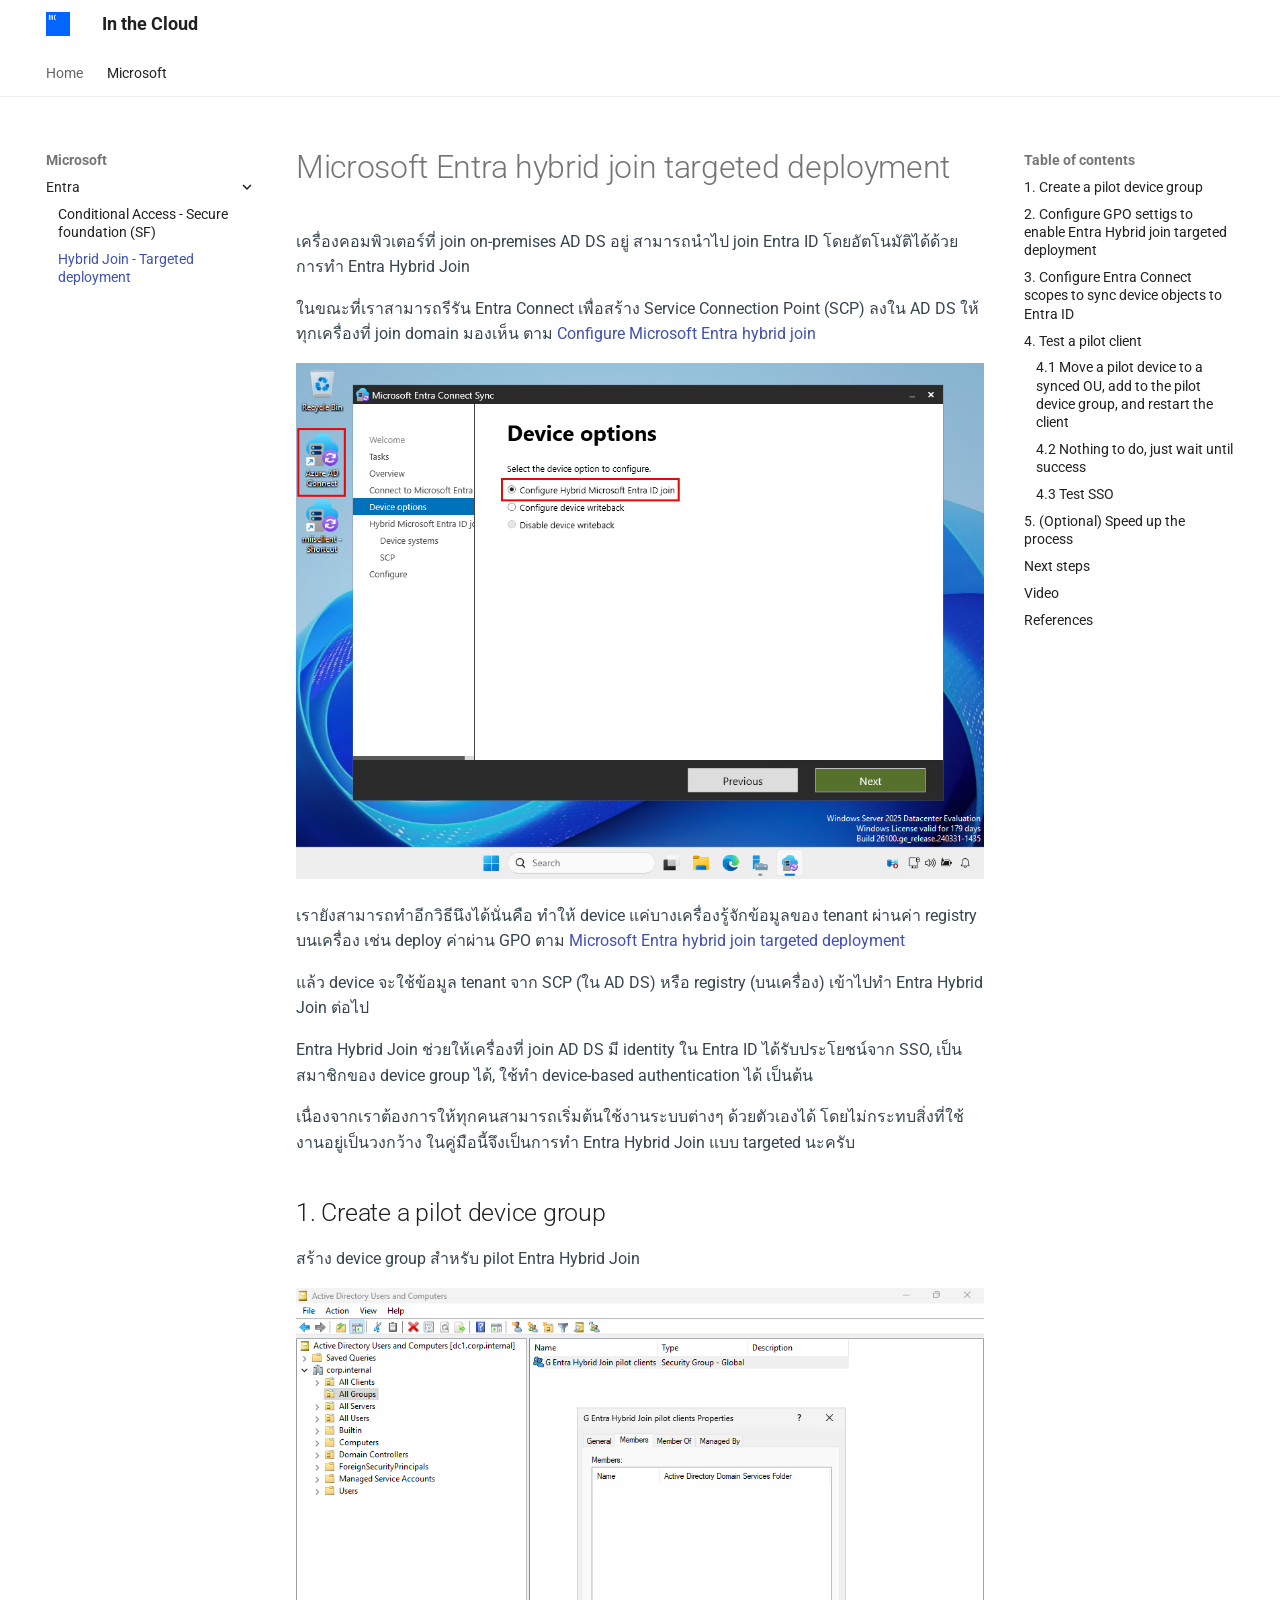
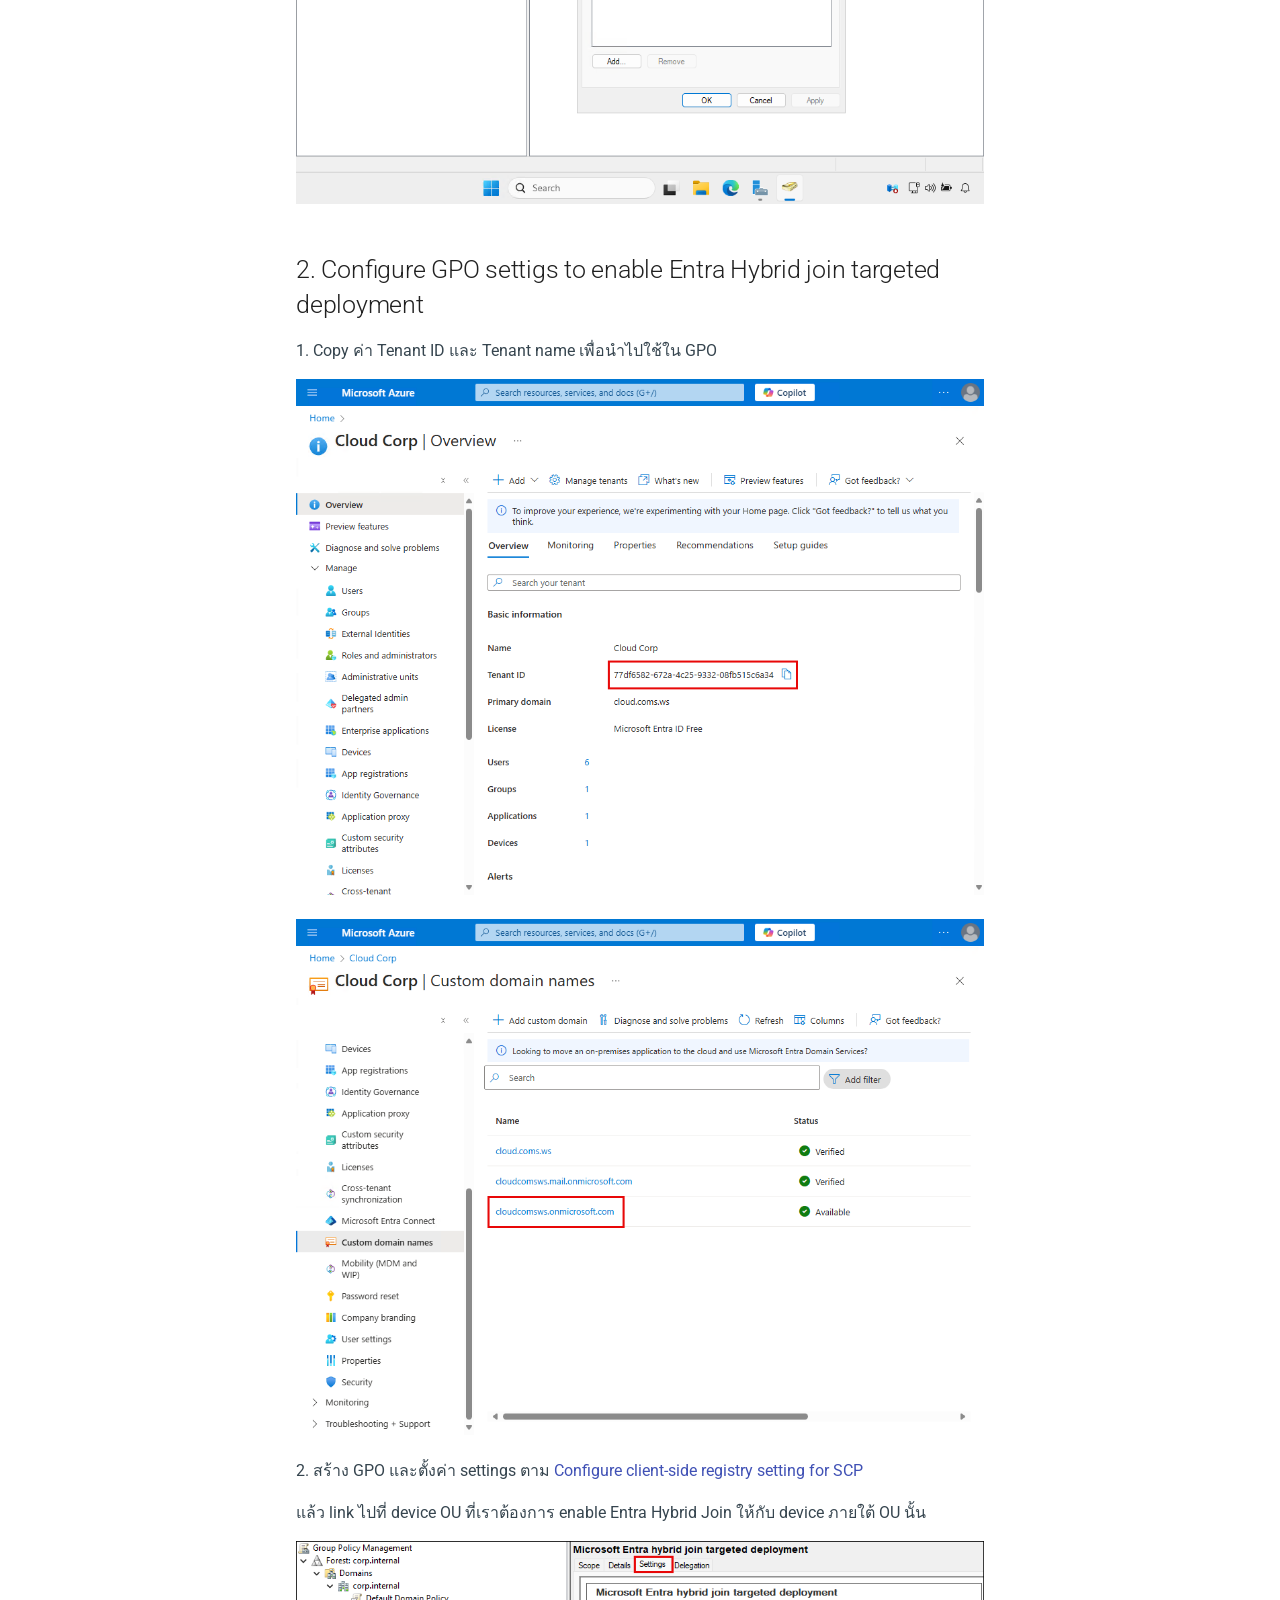
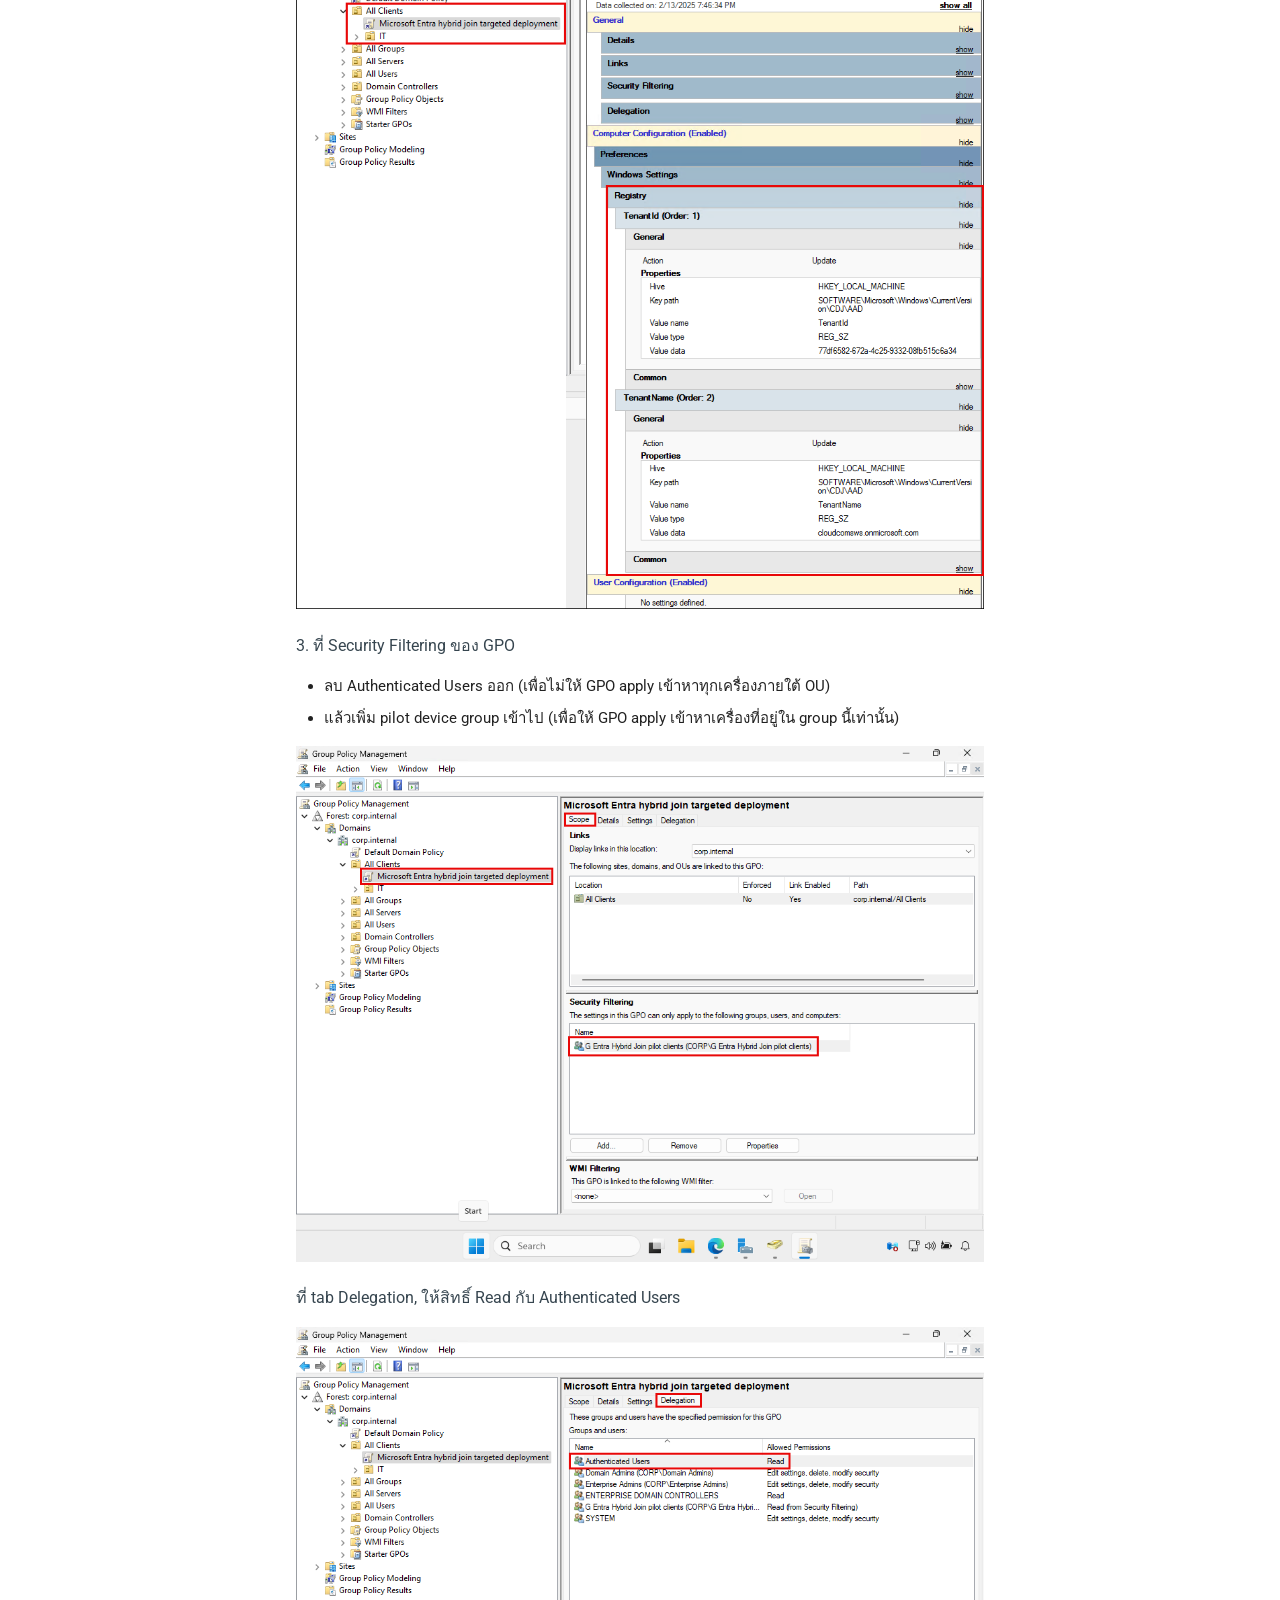
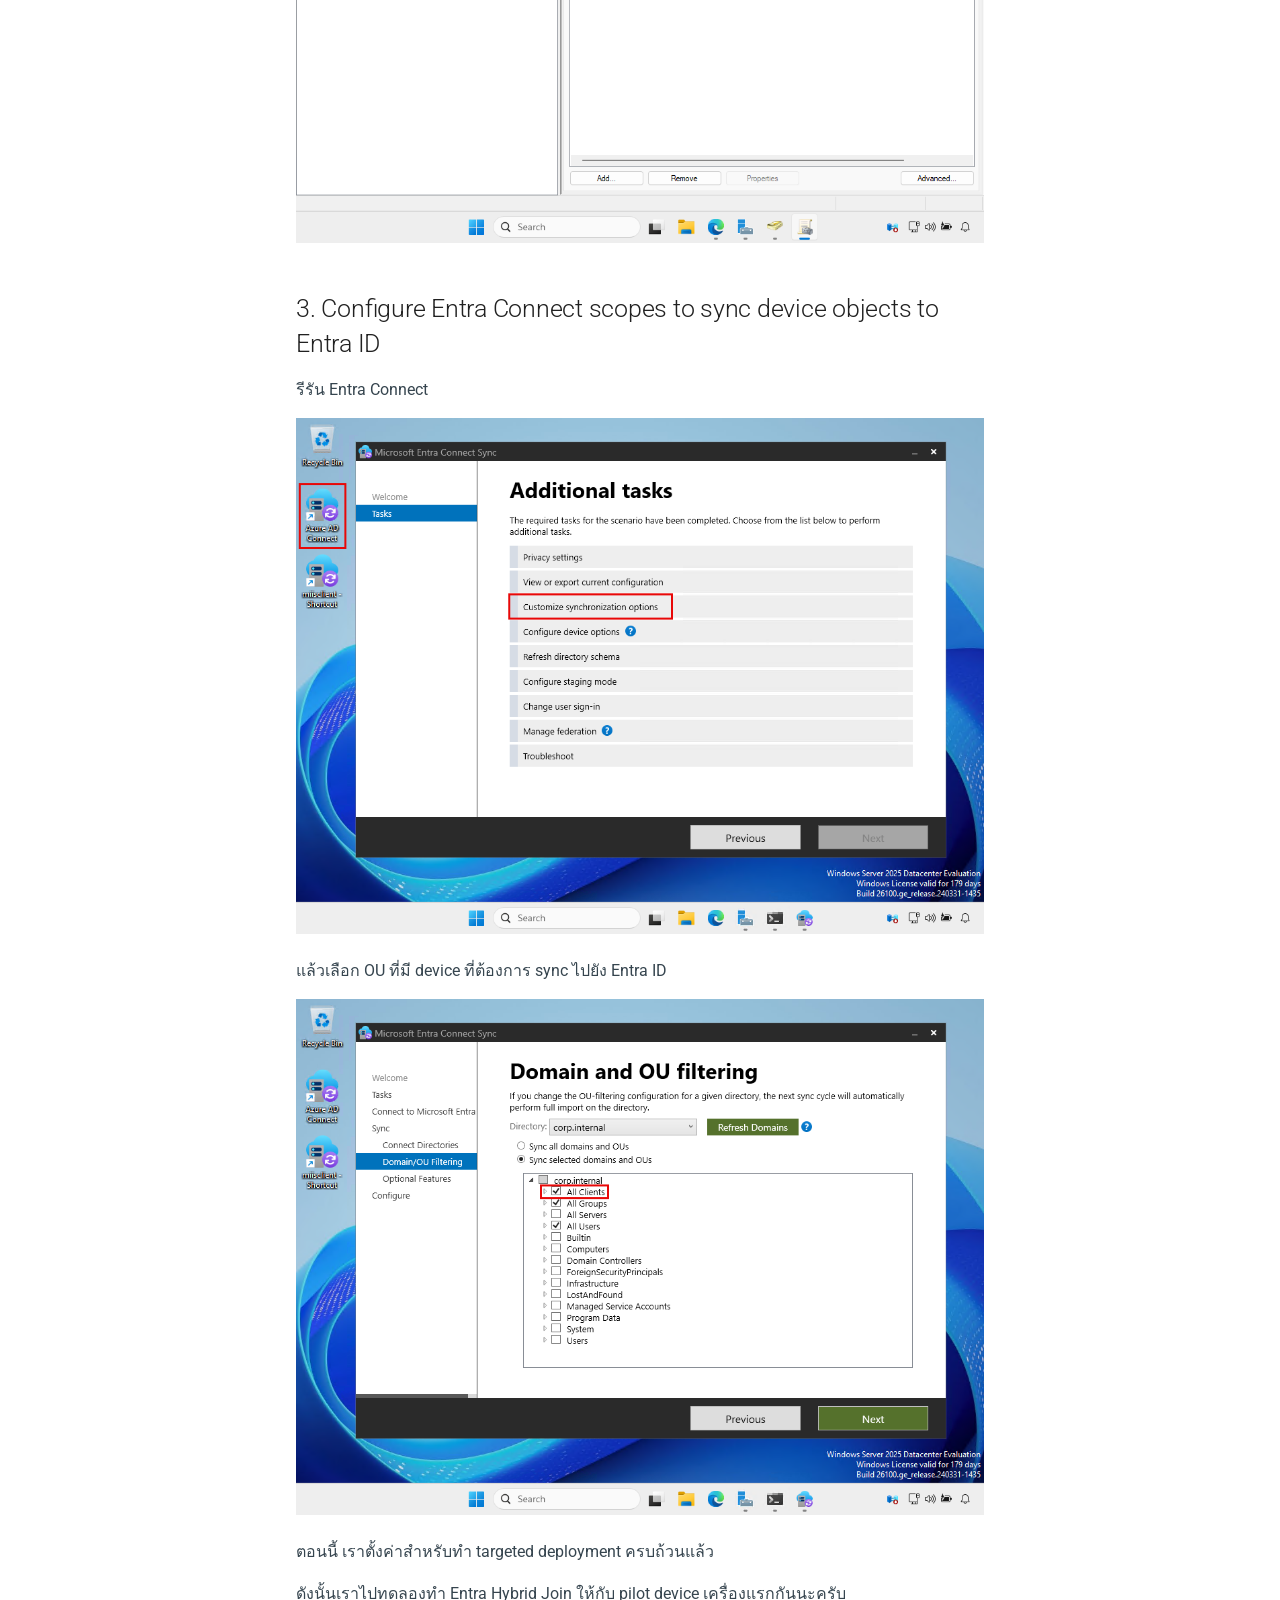
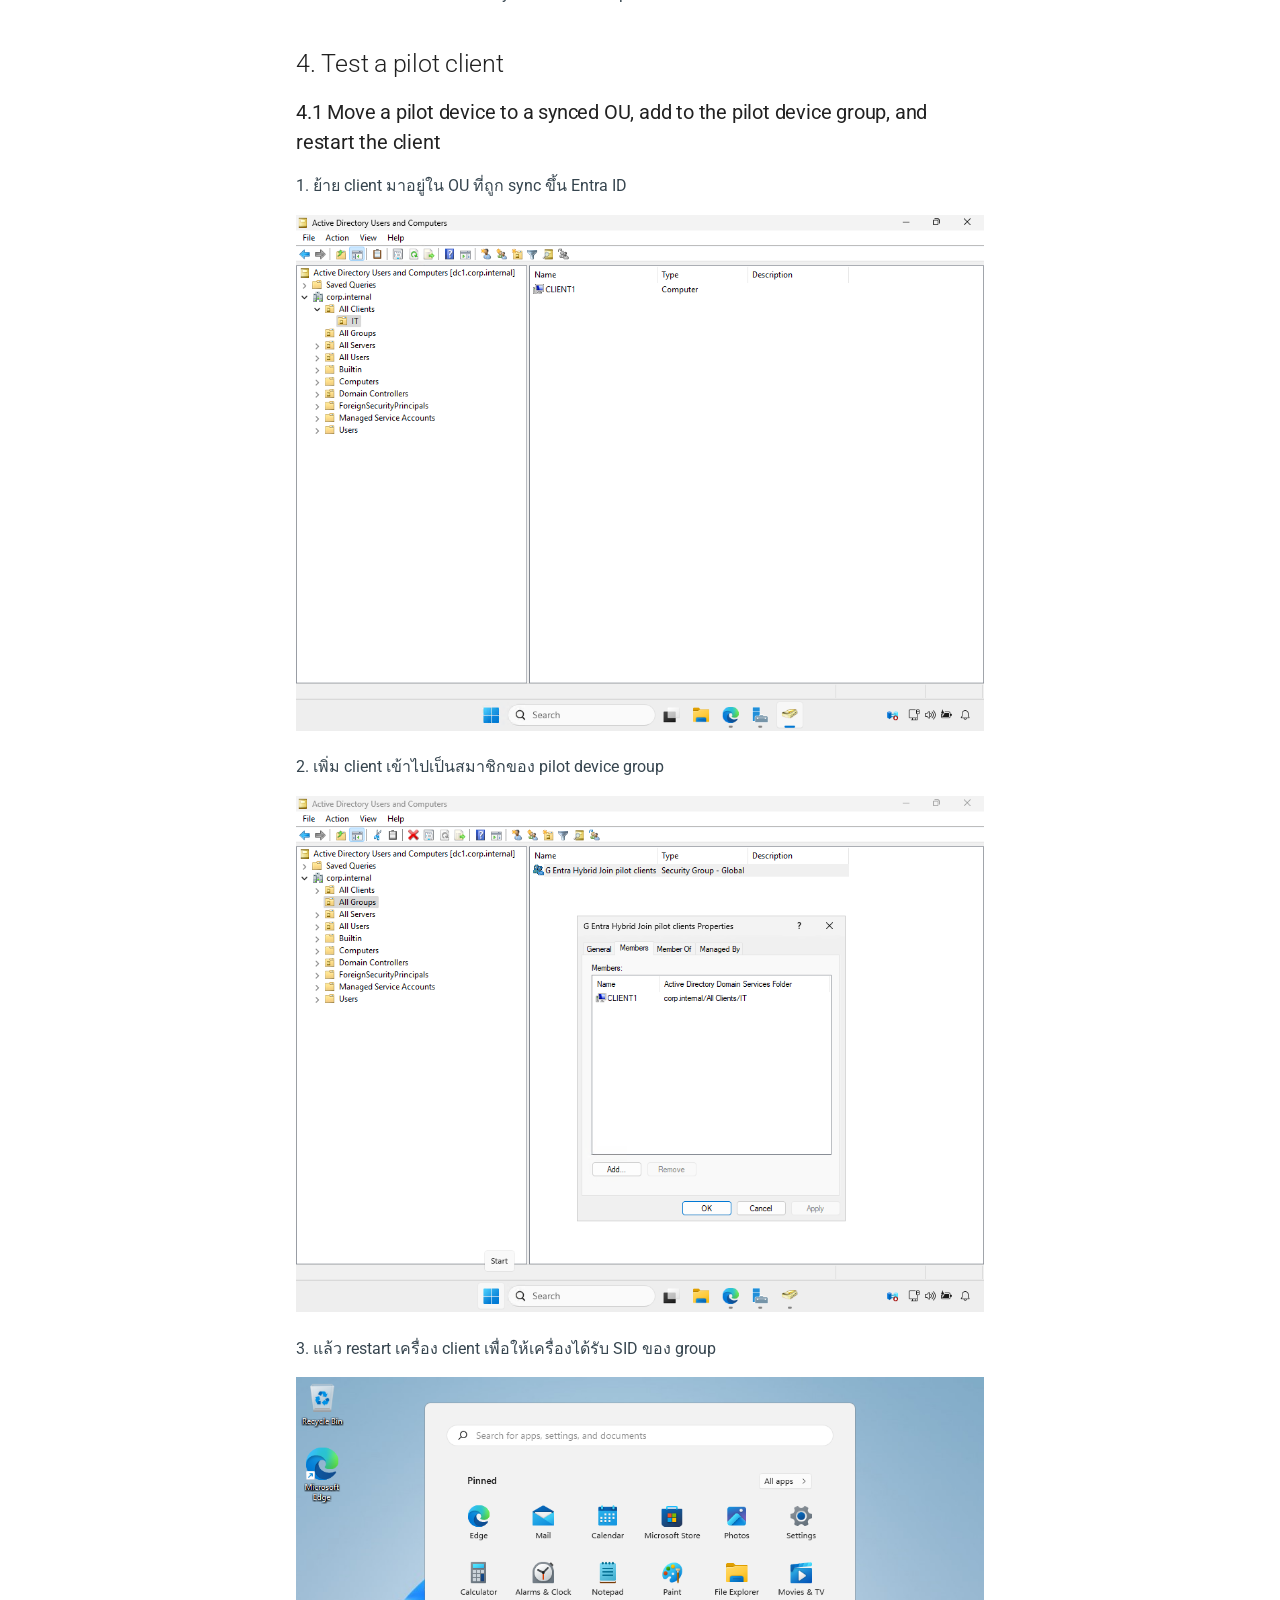
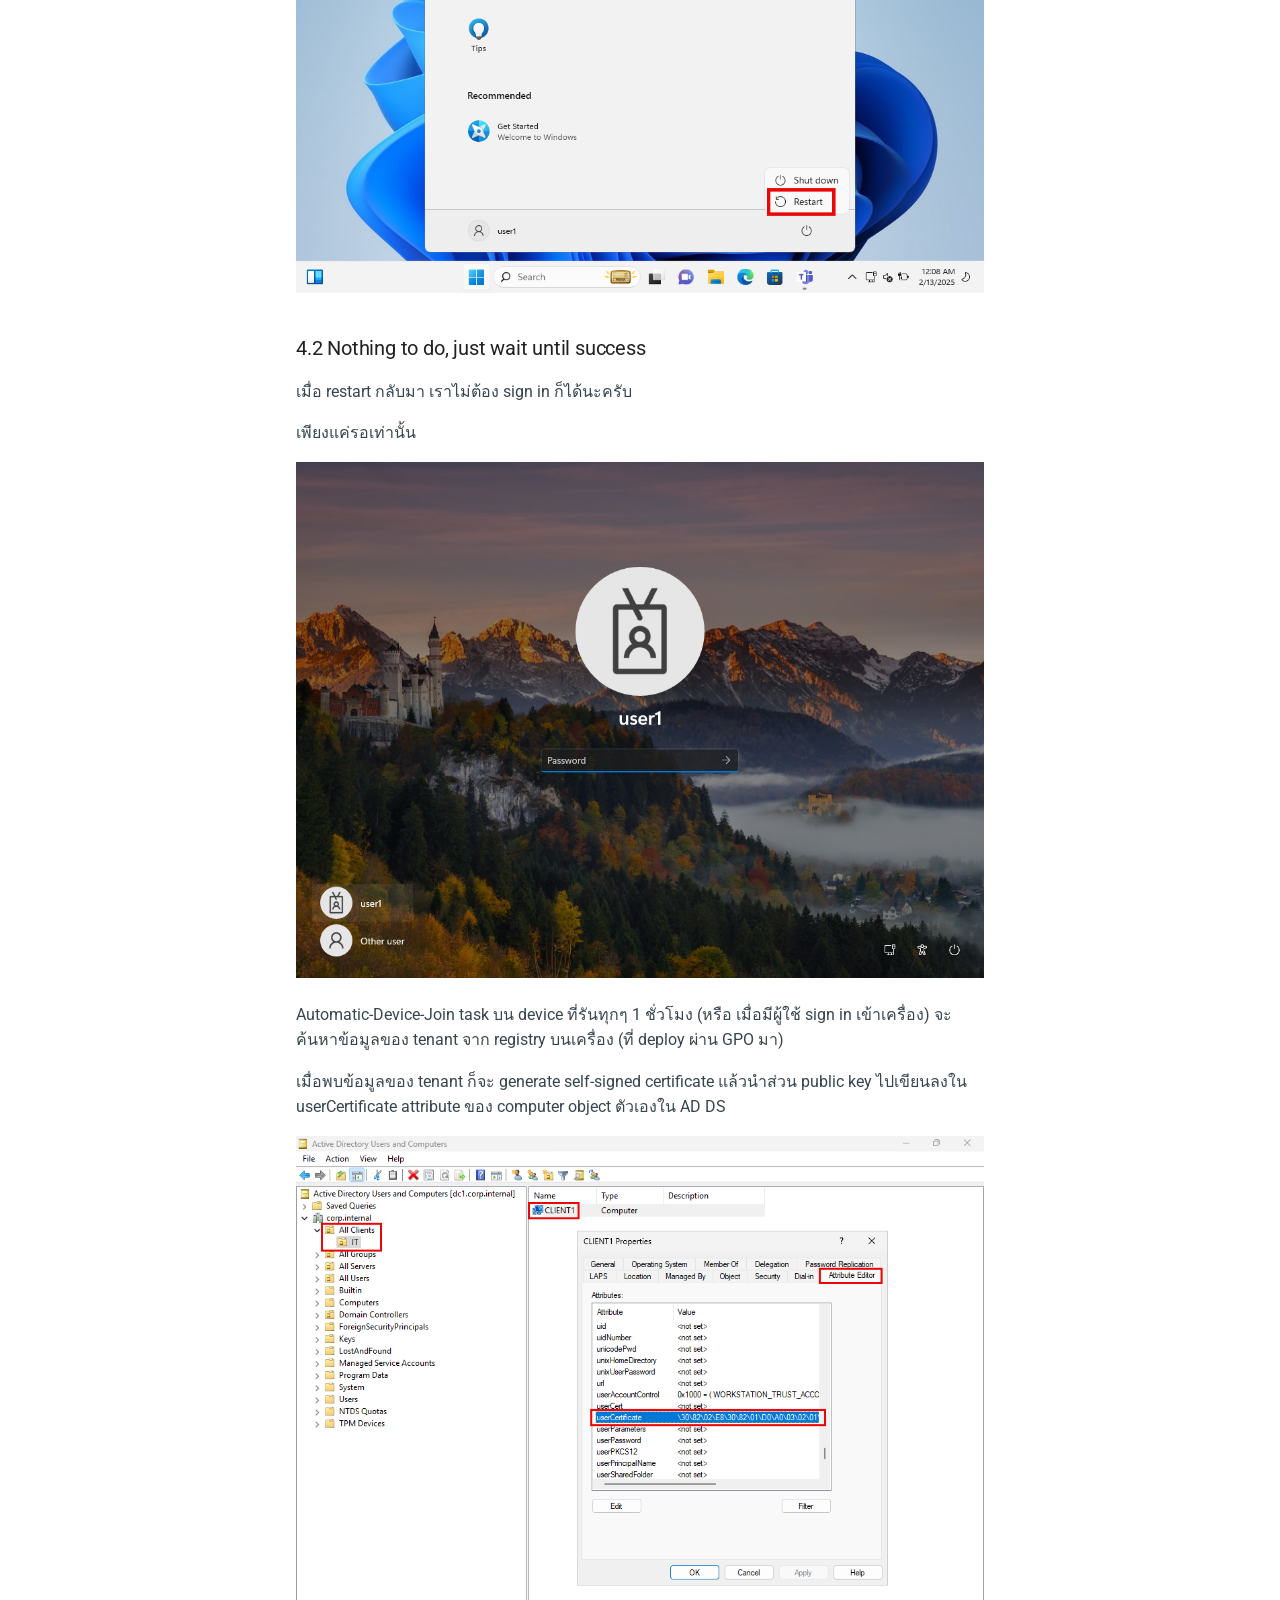
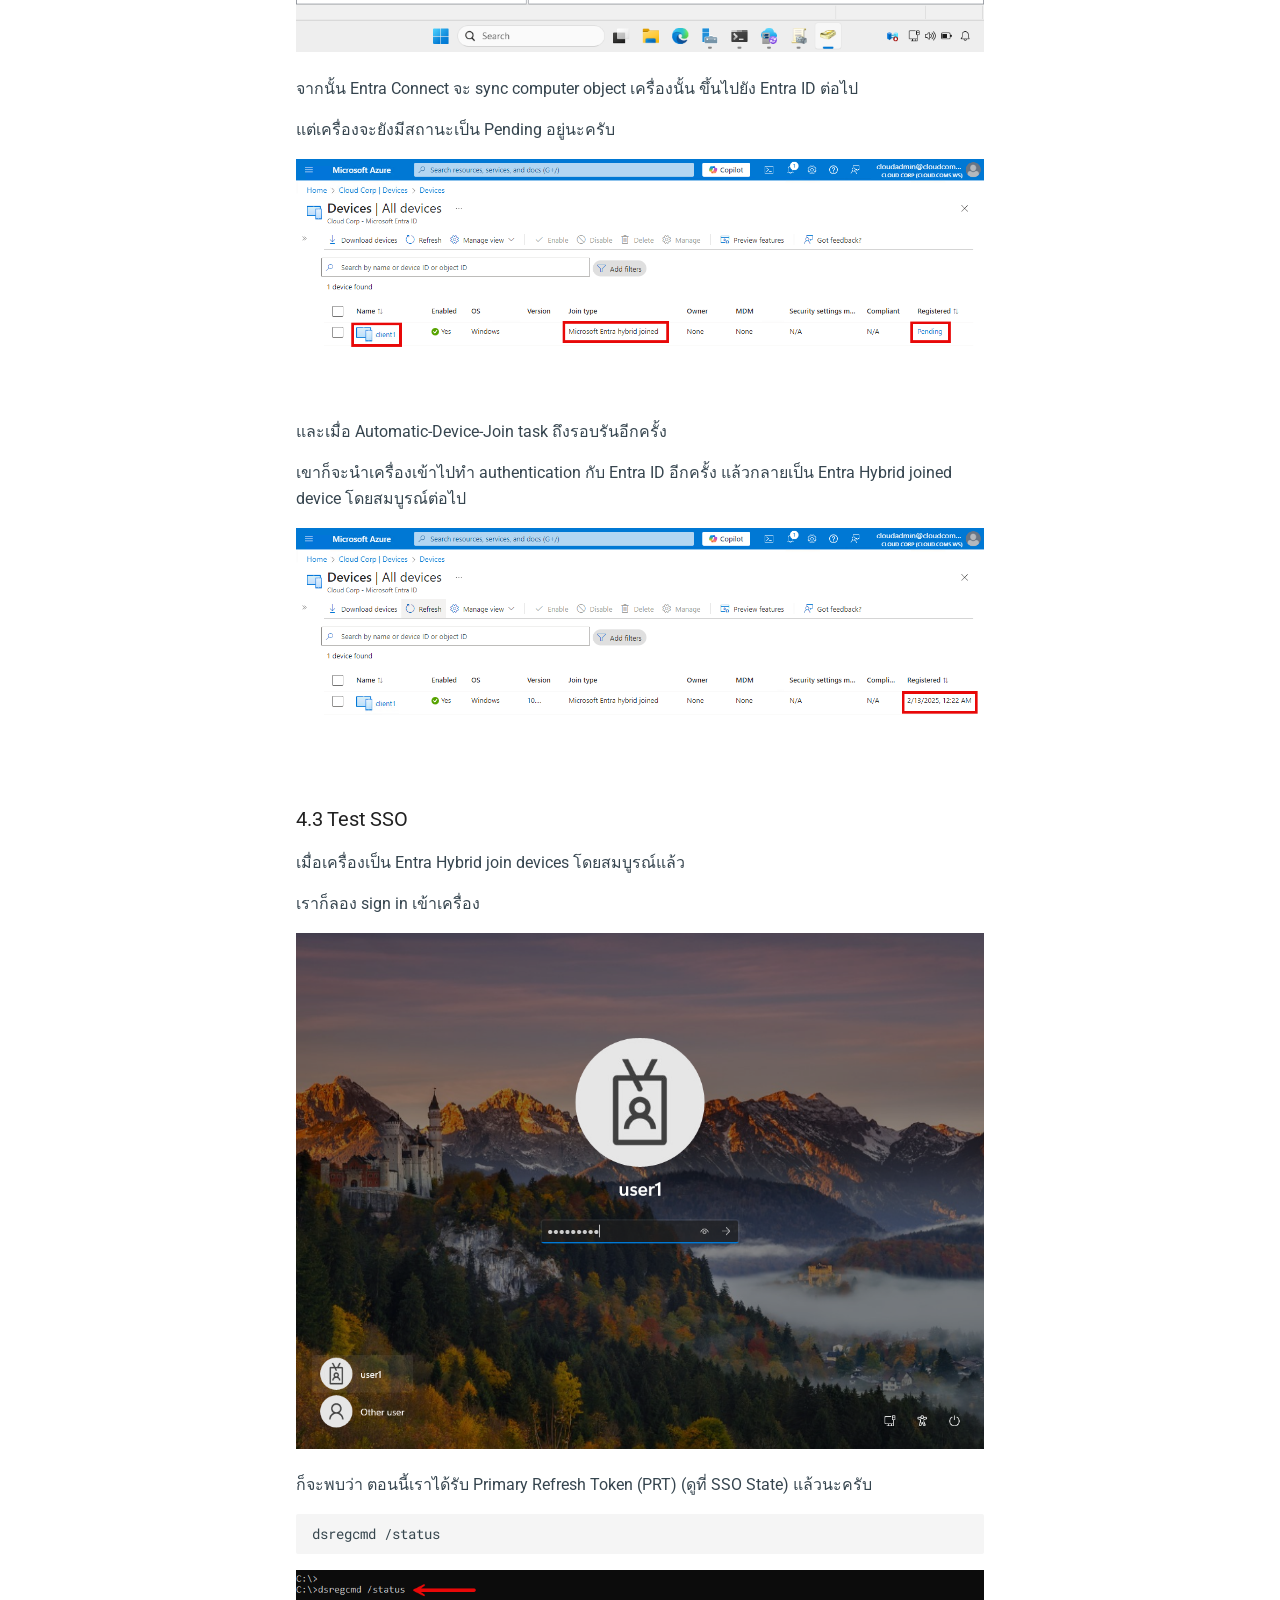
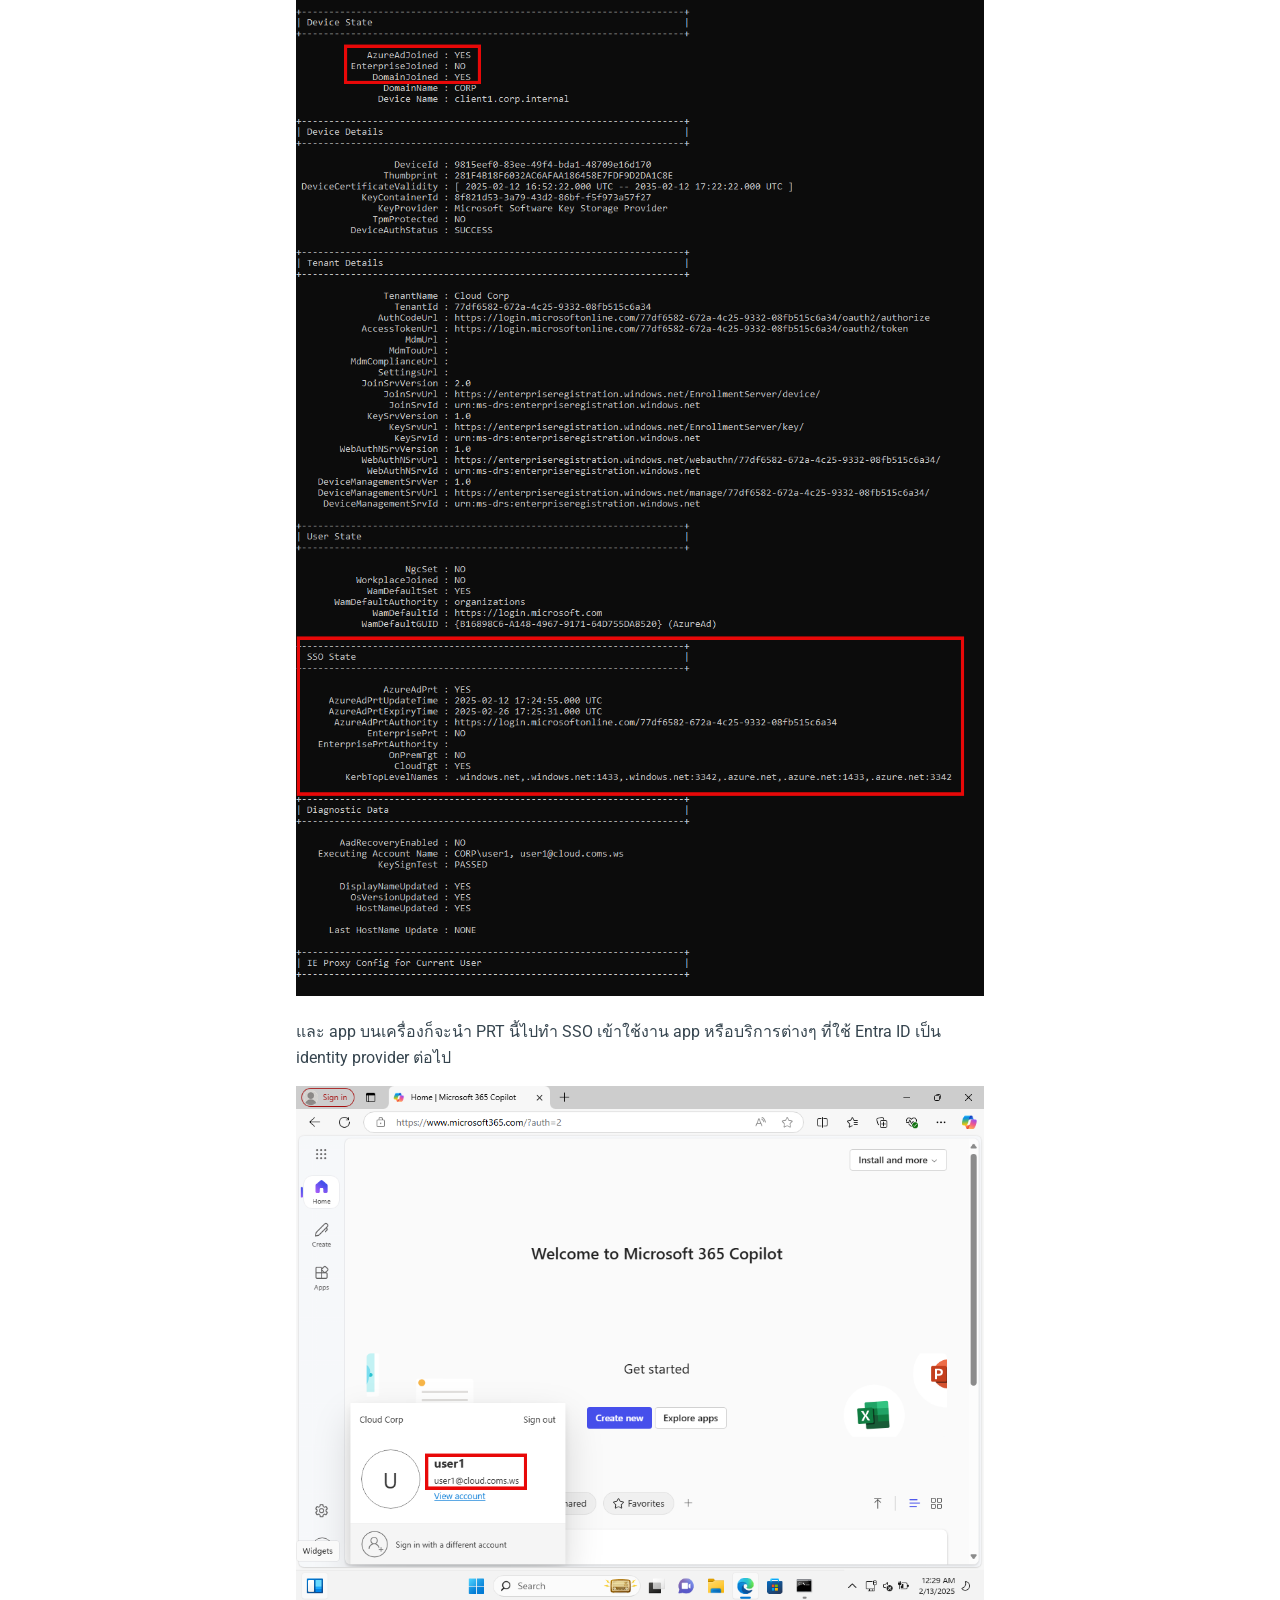
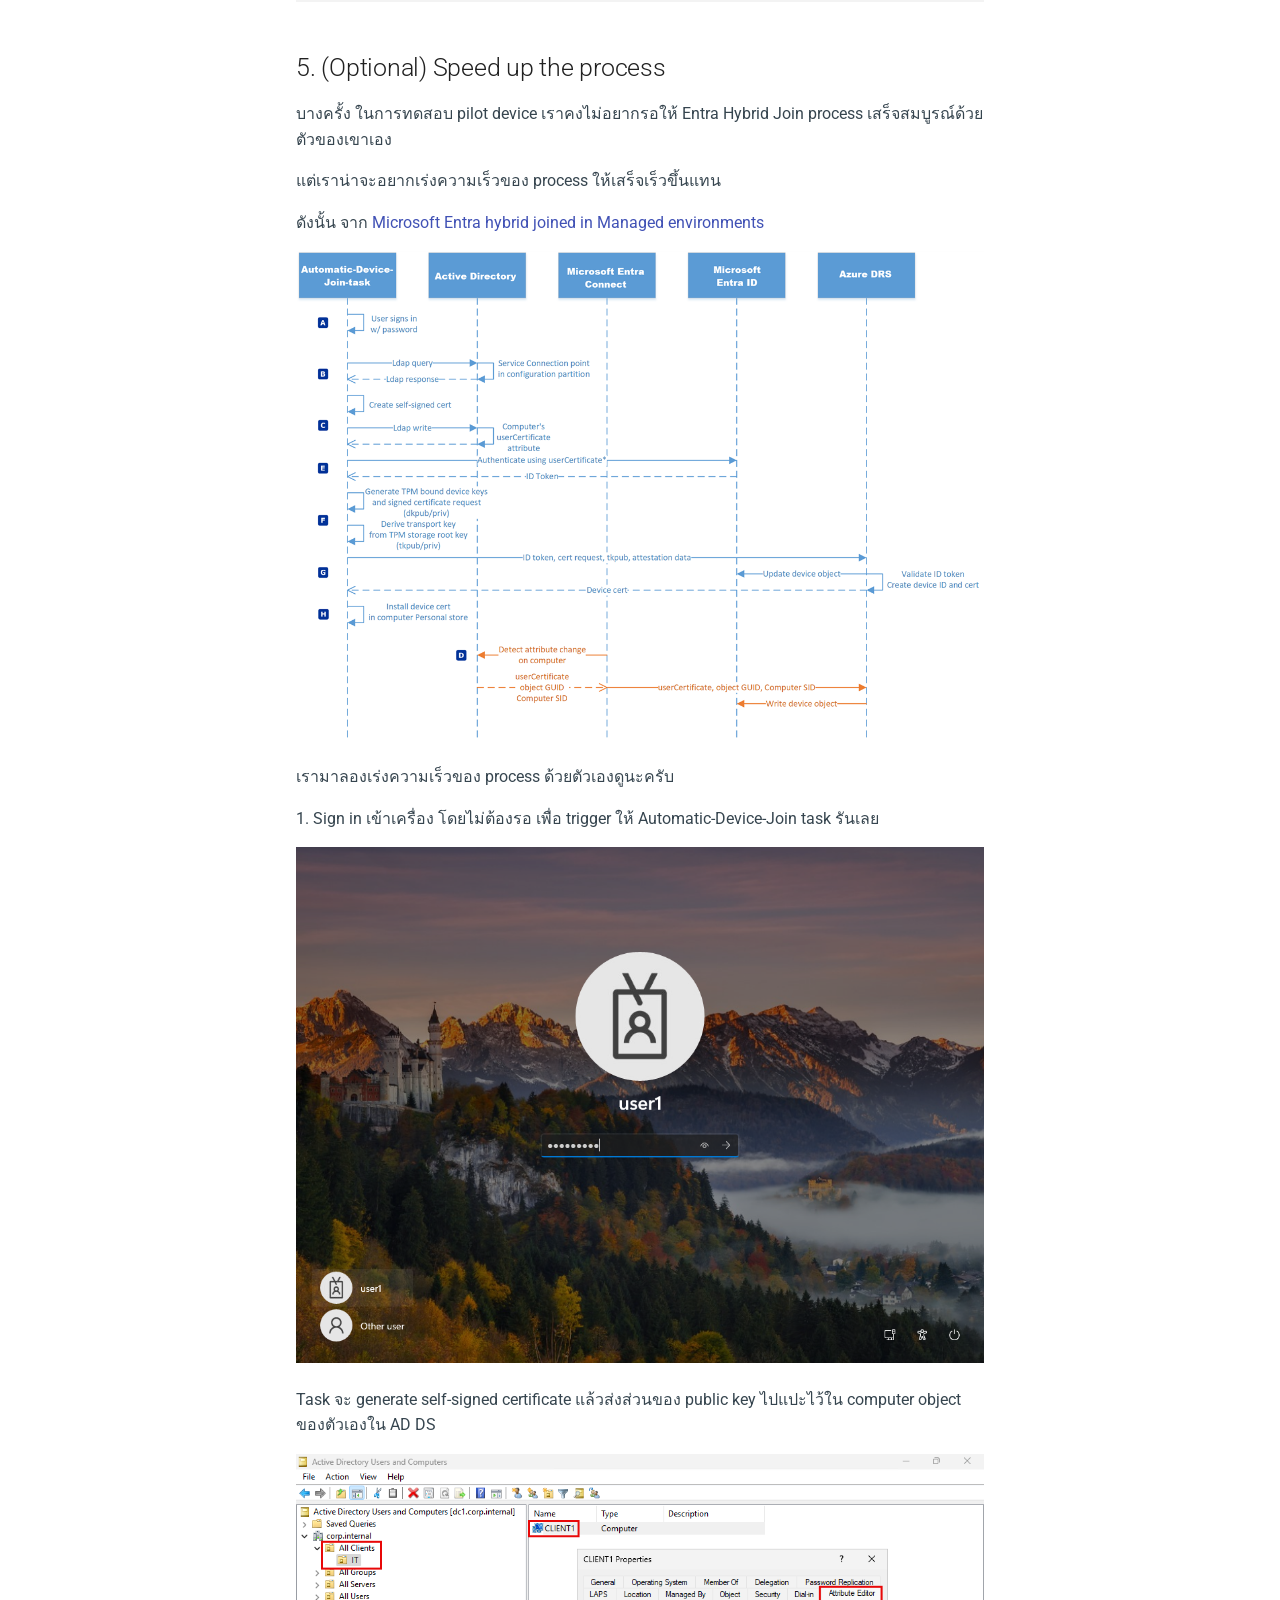
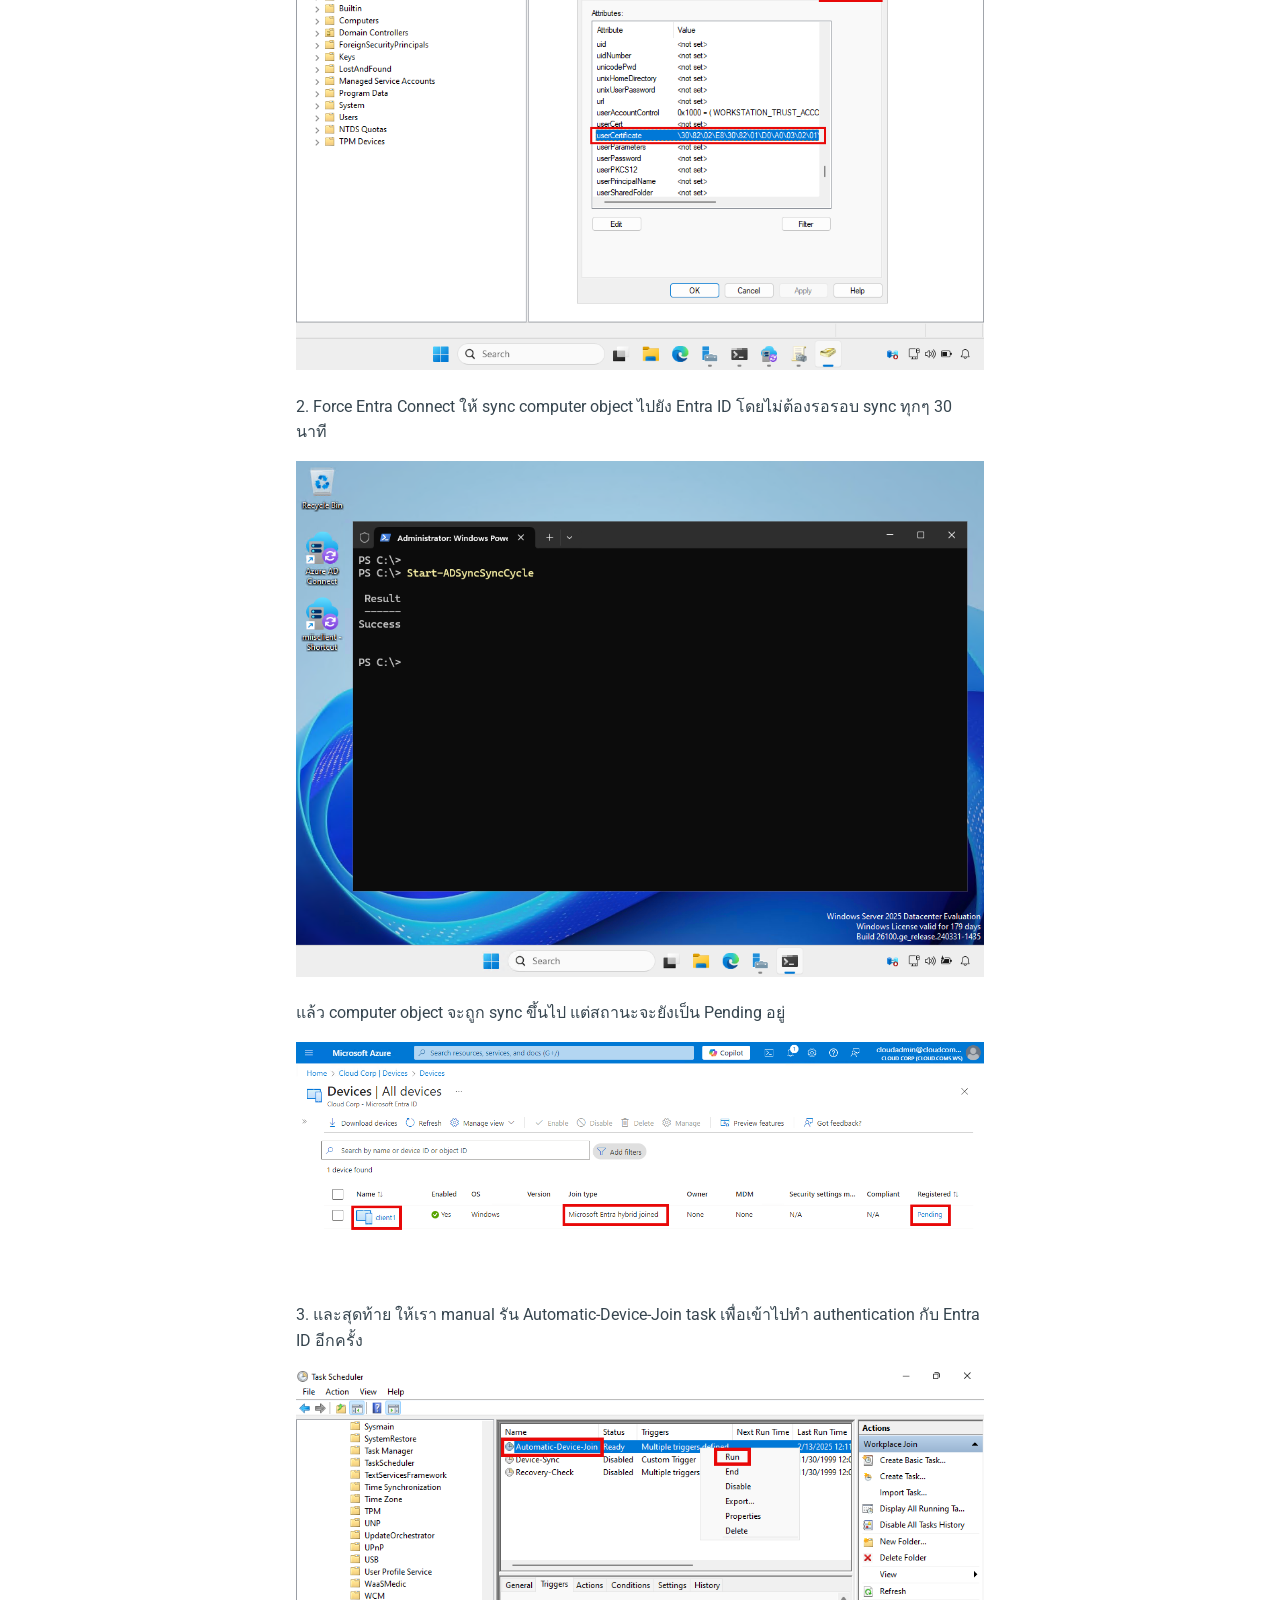
<file: entra/hbj/index.html>
<!doctype html>
<html lang="en" class="no-js">
  <head>
    
      <meta charset="utf-8">
      <meta name="viewport" content="width=device-width,initial-scale=1">
      
        <meta name="description" content="CSoG - Customer Self-onboarding Guides">
      
      
      
        <link rel="canonical" href="https://inthecloudth.github.io/csog/entra/hbj/">
      
      
        <link rel="prev" href="../casf/">
      
      
      
      <link rel="icon" href="../../assets/images/favicon.png">
      <meta name="generator" content="mkdocs-1.6.1, mkdocs-material-9.5.50">
    
    
      
        <title>Starting Entra hybrid join targeted deployment - In the Cloud</title>
      
    
    
      <link rel="stylesheet" href="../../assets/stylesheets/main.a40c8224.min.css">
      
        
        <link rel="stylesheet" href="../../assets/stylesheets/palette.06af60db.min.css">
      
      


    
    
      
    
    
      
        
        
        <link rel="preconnect" href="https://fonts.gstatic.com" crossorigin>
        <link rel="stylesheet" href="https://fonts.googleapis.com/css?family=Roboto:300,300i,400,400i,700,700i%7CRoboto+Mono:400,400i,700,700i&display=fallback">
        <style>:root{--md-text-font:"Roboto";--md-code-font:"Roboto Mono"}</style>
      
    
    
      <link rel="stylesheet" href="../../stylesheets/extra.css">
    
    <script>__md_scope=new URL("../..",location),__md_hash=e=>[...e].reduce(((e,_)=>(e<<5)-e+_.charCodeAt(0)),0),__md_get=(e,_=localStorage,t=__md_scope)=>JSON.parse(_.getItem(t.pathname+"."+e)),__md_set=(e,_,t=localStorage,a=__md_scope)=>{try{t.setItem(a.pathname+"."+e,JSON.stringify(_))}catch(e){}}</script>
    
      

    
    
      
        <meta  property="og:type"  content="website" >
      
        <meta  property="og:title"  content="Starting Entra hybrid join targeted deployment - In the Cloud" >
      
        <meta  property="og:description"  content="CSoG - Customer Self-onboarding Guides" >
      
        <meta  property="og:image"  content="https://inthecloudth.github.io/csog/assets/images/social/entra/hbj.png" >
      
        <meta  property="og:image:type"  content="image/png" >
      
        <meta  property="og:image:width"  content="1200" >
      
        <meta  property="og:image:height"  content="630" >
      
        <meta  property="og:url"  content="https://inthecloudth.github.io/csog/entra/hbj/" >
      
        <meta  name="twitter:card"  content="summary_large_image" >
      
        <meta  name="twitter:title"  content="Starting Entra hybrid join targeted deployment - In the Cloud" >
      
        <meta  name="twitter:description"  content="CSoG - Customer Self-onboarding Guides" >
      
        <meta  name="twitter:image"  content="https://inthecloudth.github.io/csog/assets/images/social/entra/hbj.png" >
      
    
    
  </head>
  
  
    
    
    
    
    
    <body dir="ltr" data-md-color-scheme="default" data-md-color-primary="white" data-md-color-accent="indigo">
  
    
    <input class="md-toggle" data-md-toggle="drawer" type="checkbox" id="__drawer" autocomplete="off">
    <input class="md-toggle" data-md-toggle="search" type="checkbox" id="__search" autocomplete="off">
    <label class="md-overlay" for="__drawer"></label>
    <div data-md-component="skip">
      
        
        <a href="#microsoft-entra-hybrid-join-targeted-deployment" class="md-skip">
          Skip to content
        </a>
      
    </div>
    <div data-md-component="announce">
      
    </div>
    
    
      

<header class="md-header" data-md-component="header">
  <nav class="md-header__inner md-grid" aria-label="Header">
    <a href="../.." title="In the Cloud" class="md-header__button md-logo" aria-label="In the Cloud" data-md-component="logo">
      
  <img src="../../assets/images/logo.png" alt="logo">

    </a>
    <label class="md-header__button md-icon" for="__drawer">
      
      <svg xmlns="http://www.w3.org/2000/svg" viewBox="0 0 24 24"><path d="M3 6h18v2H3zm0 5h18v2H3zm0 5h18v2H3z"/></svg>
    </label>
    <div class="md-header__title" data-md-component="header-title">
      <div class="md-header__ellipsis">
        <div class="md-header__topic">
          <span class="md-ellipsis">
            In the Cloud
          </span>
        </div>
        <div class="md-header__topic" data-md-component="header-topic">
          <span class="md-ellipsis">
            
              Starting Entra hybrid join targeted deployment
            
          </span>
        </div>
      </div>
    </div>
    
      
    
    
    
    
    
  </nav>
  
</header>
    
    <div class="md-container" data-md-component="container">
      
      
        
          
            
<nav class="md-tabs" aria-label="Tabs" data-md-component="tabs">
  <div class="md-grid">
    <ul class="md-tabs__list">
      
        
  
  
  
    <li class="md-tabs__item">
      <a href="../.." class="md-tabs__link">
        
  
    
  
  Home

      </a>
    </li>
  

      
        
  
  
    
  
  
    
    
      
  
  
    
  
  
    
    
      <li class="md-tabs__item md-tabs__item--active">
        <a href="../casf/" class="md-tabs__link">
          
  
  Microsoft

        </a>
      </li>
    
  

    
  

      
    </ul>
  </div>
</nav>
          
        
      
      <main class="md-main" data-md-component="main">
        <div class="md-main__inner md-grid">
          
            
              
              <div class="md-sidebar md-sidebar--primary" data-md-component="sidebar" data-md-type="navigation" >
                <div class="md-sidebar__scrollwrap">
                  <div class="md-sidebar__inner">
                    


  


<nav class="md-nav md-nav--primary md-nav--lifted" aria-label="Navigation" data-md-level="0">
  <label class="md-nav__title" for="__drawer">
    <a href="../.." title="In the Cloud" class="md-nav__button md-logo" aria-label="In the Cloud" data-md-component="logo">
      
  <img src="../../assets/images/logo.png" alt="logo">

    </a>
    In the Cloud
  </label>
  
  <ul class="md-nav__list" data-md-scrollfix>
    
      
      
  
  
  
  
    <li class="md-nav__item">
      <a href="../.." class="md-nav__link">
        
  
  <span class="md-ellipsis">
    Home
  </span>
  

      </a>
    </li>
  

    
      
      
  
  
    
  
  
  
    
    
    
      
        
        
      
      
    
    
    <li class="md-nav__item md-nav__item--active md-nav__item--section md-nav__item--nested">
      
        
        
        <input class="md-nav__toggle md-toggle " type="checkbox" id="__nav_2" checked>
        
          
          <label class="md-nav__link" for="__nav_2" id="__nav_2_label" tabindex="">
            
  
  <span class="md-ellipsis">
    Microsoft
  </span>
  

            <span class="md-nav__icon md-icon"></span>
          </label>
        
        <nav class="md-nav" data-md-level="1" aria-labelledby="__nav_2_label" aria-expanded="true">
          <label class="md-nav__title" for="__nav_2">
            <span class="md-nav__icon md-icon"></span>
            Microsoft
          </label>
          <ul class="md-nav__list" data-md-scrollfix>
            
              
                
  
  
    
  
  
  
    
    
    
      
      
    
    
    <li class="md-nav__item md-nav__item--active md-nav__item--nested">
      
        
        
        <input class="md-nav__toggle md-toggle " type="checkbox" id="__nav_2_1" checked>
        
          
          <label class="md-nav__link" for="__nav_2_1" id="__nav_2_1_label" tabindex="0">
            
  
  <span class="md-ellipsis">
    Entra
  </span>
  

            <span class="md-nav__icon md-icon"></span>
          </label>
        
        <nav class="md-nav" data-md-level="2" aria-labelledby="__nav_2_1_label" aria-expanded="true">
          <label class="md-nav__title" for="__nav_2_1">
            <span class="md-nav__icon md-icon"></span>
            Entra
          </label>
          <ul class="md-nav__list" data-md-scrollfix>
            
              
                
  
  
  
  
    <li class="md-nav__item">
      <a href="../casf/" class="md-nav__link">
        
  
  <span class="md-ellipsis">
    Conditional Access - Secure foundation (SF)
  </span>
  

      </a>
    </li>
  

              
            
              
                
  
  
    
  
  
  
    <li class="md-nav__item md-nav__item--active">
      
      <input class="md-nav__toggle md-toggle" type="checkbox" id="__toc">
      
      
        
      
      
        <label class="md-nav__link md-nav__link--active" for="__toc">
          
  
  <span class="md-ellipsis">
    Hybrid Join - Targeted deployment
  </span>
  

          <span class="md-nav__icon md-icon"></span>
        </label>
      
      <a href="./" class="md-nav__link md-nav__link--active">
        
  
  <span class="md-ellipsis">
    Hybrid Join - Targeted deployment
  </span>
  

      </a>
      
        

<nav class="md-nav md-nav--secondary" aria-label="Table of contents">
  
  
  
    
  
  
    <label class="md-nav__title" for="__toc">
      <span class="md-nav__icon md-icon"></span>
      Table of contents
    </label>
    <ul class="md-nav__list" data-md-component="toc" data-md-scrollfix>
      
        <li class="md-nav__item">
  <a href="#1-create-a-pilot-device-group" class="md-nav__link">
    <span class="md-ellipsis">
      1. Create a pilot device group
    </span>
  </a>
  
</li>
      
        <li class="md-nav__item">
  <a href="#2-configure-gpo-settigs-to-enable-entra-hybrid-join-targeted-deployment" class="md-nav__link">
    <span class="md-ellipsis">
      2. Configure GPO settigs to enable Entra Hybrid join targeted deployment
    </span>
  </a>
  
</li>
      
        <li class="md-nav__item">
  <a href="#3-configure-entra-connect-scopes-to-sync-device-objects-to-entra-id" class="md-nav__link">
    <span class="md-ellipsis">
      3. Configure Entra Connect scopes to sync device objects to Entra ID
    </span>
  </a>
  
</li>
      
        <li class="md-nav__item">
  <a href="#4-test-a-pilot-client" class="md-nav__link">
    <span class="md-ellipsis">
      4. Test a pilot client
    </span>
  </a>
  
    <nav class="md-nav" aria-label="4. Test a pilot client">
      <ul class="md-nav__list">
        
          <li class="md-nav__item">
  <a href="#41-move-a-pilot-device-to-a-synced-ou-add-to-the-pilot-device-group-and-restart-the-client" class="md-nav__link">
    <span class="md-ellipsis">
      4.1 Move a pilot device to a synced OU, add to the pilot device group, and restart the client
    </span>
  </a>
  
</li>
        
          <li class="md-nav__item">
  <a href="#42-nothing-to-do-just-wait-until-success" class="md-nav__link">
    <span class="md-ellipsis">
      4.2 Nothing to do, just wait until success
    </span>
  </a>
  
</li>
        
          <li class="md-nav__item">
  <a href="#43-test-sso" class="md-nav__link">
    <span class="md-ellipsis">
      4.3 Test SSO
    </span>
  </a>
  
</li>
        
      </ul>
    </nav>
  
</li>
      
        <li class="md-nav__item">
  <a href="#5-optional-speed-up-the-process" class="md-nav__link">
    <span class="md-ellipsis">
      5. (Optional) Speed up the process
    </span>
  </a>
  
</li>
      
        <li class="md-nav__item">
  <a href="#next-steps" class="md-nav__link">
    <span class="md-ellipsis">
      Next steps
    </span>
  </a>
  
</li>
      
        <li class="md-nav__item">
  <a href="#video" class="md-nav__link">
    <span class="md-ellipsis">
      Video
    </span>
  </a>
  
</li>
      
        <li class="md-nav__item">
  <a href="#references" class="md-nav__link">
    <span class="md-ellipsis">
      References
    </span>
  </a>
  
</li>
      
    </ul>
  
</nav>
      
    </li>
  

              
            
          </ul>
        </nav>
      
    </li>
  

              
            
          </ul>
        </nav>
      
    </li>
  

    
  </ul>
</nav>
                  </div>
                </div>
              </div>
            
            
              
              <div class="md-sidebar md-sidebar--secondary" data-md-component="sidebar" data-md-type="toc" >
                <div class="md-sidebar__scrollwrap">
                  <div class="md-sidebar__inner">
                    

<nav class="md-nav md-nav--secondary" aria-label="Table of contents">
  
  
  
    
  
  
    <label class="md-nav__title" for="__toc">
      <span class="md-nav__icon md-icon"></span>
      Table of contents
    </label>
    <ul class="md-nav__list" data-md-component="toc" data-md-scrollfix>
      
        <li class="md-nav__item">
  <a href="#1-create-a-pilot-device-group" class="md-nav__link">
    <span class="md-ellipsis">
      1. Create a pilot device group
    </span>
  </a>
  
</li>
      
        <li class="md-nav__item">
  <a href="#2-configure-gpo-settigs-to-enable-entra-hybrid-join-targeted-deployment" class="md-nav__link">
    <span class="md-ellipsis">
      2. Configure GPO settigs to enable Entra Hybrid join targeted deployment
    </span>
  </a>
  
</li>
      
        <li class="md-nav__item">
  <a href="#3-configure-entra-connect-scopes-to-sync-device-objects-to-entra-id" class="md-nav__link">
    <span class="md-ellipsis">
      3. Configure Entra Connect scopes to sync device objects to Entra ID
    </span>
  </a>
  
</li>
      
        <li class="md-nav__item">
  <a href="#4-test-a-pilot-client" class="md-nav__link">
    <span class="md-ellipsis">
      4. Test a pilot client
    </span>
  </a>
  
    <nav class="md-nav" aria-label="4. Test a pilot client">
      <ul class="md-nav__list">
        
          <li class="md-nav__item">
  <a href="#41-move-a-pilot-device-to-a-synced-ou-add-to-the-pilot-device-group-and-restart-the-client" class="md-nav__link">
    <span class="md-ellipsis">
      4.1 Move a pilot device to a synced OU, add to the pilot device group, and restart the client
    </span>
  </a>
  
</li>
        
          <li class="md-nav__item">
  <a href="#42-nothing-to-do-just-wait-until-success" class="md-nav__link">
    <span class="md-ellipsis">
      4.2 Nothing to do, just wait until success
    </span>
  </a>
  
</li>
        
          <li class="md-nav__item">
  <a href="#43-test-sso" class="md-nav__link">
    <span class="md-ellipsis">
      4.3 Test SSO
    </span>
  </a>
  
</li>
        
      </ul>
    </nav>
  
</li>
      
        <li class="md-nav__item">
  <a href="#5-optional-speed-up-the-process" class="md-nav__link">
    <span class="md-ellipsis">
      5. (Optional) Speed up the process
    </span>
  </a>
  
</li>
      
        <li class="md-nav__item">
  <a href="#next-steps" class="md-nav__link">
    <span class="md-ellipsis">
      Next steps
    </span>
  </a>
  
</li>
      
        <li class="md-nav__item">
  <a href="#video" class="md-nav__link">
    <span class="md-ellipsis">
      Video
    </span>
  </a>
  
</li>
      
        <li class="md-nav__item">
  <a href="#references" class="md-nav__link">
    <span class="md-ellipsis">
      References
    </span>
  </a>
  
</li>
      
    </ul>
  
</nav>
                  </div>
                </div>
              </div>
            
          
          
            <div class="md-content" data-md-component="content">
              <article class="md-content__inner md-typeset">
                
                  


<h1 id="microsoft-entra-hybrid-join-targeted-deployment">Microsoft Entra hybrid join targeted deployment</h1>
<p>เครื่องคอมพิวเตอร์ที่ join on-premises AD DS อยู่ สามารถนำไป join Entra ID โดยอัตโนมัติได้ด้วยการทำ Entra Hybrid Join</p>
<p>ในขณะที่เราสามารถรีรัน Entra Connect เพื่อสร้าง Service Connection Point (SCP) ลงใน AD DS ให้ทุกเครื่องที่ join domain มองเห็น ตาม <a href="https://learn.microsoft.com/en-us/entra/identity/devices/how-to-hybrid-join#managed-domains">Configure Microsoft Entra hybrid join</a></p>
<p><img alt="alt text" src="../../assets/ehj/250213/image-36.png" /></p>
<p>เรายังสามารถทำอีกวิธีนึงได้นั่นคือ ทำให้ device แค่บางเครื่องรู้จักข้อมูลของ tenant ผ่านค่า registry บนเครื่อง เช่น deploy ค่าผ่าน GPO ตาม <a href="https://learn.microsoft.com/en-us/entra/identity/devices/hybrid-join-control">Microsoft Entra hybrid join targeted deployment</a></p>
<p>แล้ว device จะใช้ข้อมูล tenant จาก SCP (ใน AD DS) หรือ registry (บนเครื่อง) เข้าไปทำ Entra Hybrid Join ต่อไป</p>
<p>Entra Hybrid Join ช่วยให้เครื่องที่ join AD DS มี identity ใน Entra ID ได้รับประโยชน์จาก SSO, เป็นสมาชิกของ device group ได้, ใช้ทำ device-based authentication ได้ เป็นต้น</p>
<p>เนื่องจากเราต้องการให้ทุกคนสามารถเริ่มต้นใช้งานระบบต่างๆ ด้วยตัวเองได้ โดยไม่กระทบสิ่งที่ใช้งานอยู่เป็นวงกว้าง ในคู่มือนี้จึงเป็นการทำ Entra Hybrid Join แบบ targeted นะครับ</p>
<h2 id="1-create-a-pilot-device-group">1. Create a pilot device group</h2>
<p>สร้าง device group สำหรับ pilot Entra Hybrid Join</p>
<p><img alt="alt text" src="../../assets/ehj/250213/image-29.png" /></p>
<h2 id="2-configure-gpo-settigs-to-enable-entra-hybrid-join-targeted-deployment">2. Configure GPO settigs to enable Entra Hybrid join targeted deployment</h2>
<p>1. Copy ค่า Tenant ID และ Tenant name เพื่อนำไปใช้ใน GPO</p>
<p><img alt="alt text" src="../../assets/ehj/250213/image-32.png" /></p>
<p><img alt="alt text" src="../../assets/ehj/250213/image-33.png" /></p>
<p>2. สร้าง GPO และตั้งค่า settings ตาม <a href="https://learn.microsoft.com/en-us/entra/identity/devices/hybrid-join-control#configure-client-side-registry-setting-for-scp">
Configure client-side registry setting for SCP</a></p>
<p>แล้ว link ไปที่ device OU ที่เราต้องการ enable Entra Hybrid Join ให้กับ device ภายใต้ OU นั้น</p>
<p><img alt="alt text" src="../../assets/ehj/250213/image-42.png" /></p>
<p>3. ที่ Security Filtering ของ GPO</p>
<ul>
<li>ลบ Authenticated Users ออก (เพื่อไม่ให้ GPO apply เข้าหาทุกเครื่องภายใต้ OU)</li>
<li>แล้วเพิ่ม pilot device group เข้าไป (เพื่อให้ GPO apply เข้าหาเครื่องที่อยู่ใน group นี้เท่านั้น)</li>
</ul>
<p><img alt="alt text" src="../../assets/ehj/250213/image-34.png" /></p>
<p>ที่ tab Delegation, ให้สิทธิ์ Read กับ Authenticated Users</p>
<p><img alt="alt text" src="../../assets/ehj/250213/image-35.png" /></p>
<h2 id="3-configure-entra-connect-scopes-to-sync-device-objects-to-entra-id">3. Configure Entra Connect scopes to sync device objects to Entra ID</h2>
<p>รีรัน Entra Connect</p>
<p><img alt="alt text" src="../../assets/ehj/250213/image-38.png" /></p>
<p>แล้วเลือก OU ที่มี device ที่ต้องการ sync ไปยัง Entra ID</p>
<p><img alt="alt text" src="../../assets/ehj/250213/image-39.png" /></p>
<p>ตอนนี้ เราตั้งค่าสำหรับทำ targeted deployment ครบถ้วนแล้ว</p>
<p>ดังนั้นเราไปทดลองทำ Entra Hybrid Join ให้กับ pilot device เครื่องแรกกันนะครับ</p>
<h2 id="4-test-a-pilot-client">4. Test a pilot client</h2>
<h3 id="41-move-a-pilot-device-to-a-synced-ou-add-to-the-pilot-device-group-and-restart-the-client">4.1 Move a pilot device to a synced OU, add to the pilot device group, and restart the client</h3>
<p>1. ย้าย client มาอยู่ใน OU ที่ถูก sync ขึ้น Entra ID</p>
<p><img alt="alt text" src="../../assets/ehj/250213/image-31.png" /></p>
<p>2. เพิ่ม client เข้าไปเป็นสมาชิกของ pilot device group</p>
<p><img alt="alt text" src="../../assets/ehj/250213/image-30.png" /></p>
<p>3. แล้ว restart เครื่อง client เพื่อให้เครื่องได้รับ SID ของ group</p>
<p><img alt="alt text" src="../../assets/ehj/250213/image-16.png" /></p>
<h3 id="42-nothing-to-do-just-wait-until-success">4.2 Nothing to do, just wait until success</h3>
<p>เมื่อ restart กลับมา เราไม่ต้อง sign in ก็ได้นะครับ</p>
<p>เพียงแค่รอเท่านั้น</p>
<p><img alt="alt text" src="../../assets/ehj/250213/image-40.png" /></p>
<p>Automatic-Device-Join task บน device ที่รันทุกๆ 1 ชั่วโมง (หรือ เมื่อมีผู้ใช้ sign in เข้าเครื่อง) จะค้นหาข้อมูลของ tenant จาก registry บนเครื่อง (ที่ deploy ผ่าน GPO มา)</p>
<p>เมื่อพบข้อมูลของ tenant ก็จะ generate self-signed certificate แล้วนำส่วน public key ไปเขียนลงใน userCertificate attribute ของ computer object ตัวเองใน AD DS</p>
<p><img alt="alt text" src="../../assets/ehj/250213/image-43.png" /></p>
<p>จากนั้น Entra Connect จะ sync computer object เครื่องนั้น ขึ้นไปยัง Entra ID ต่อไป</p>
<p>แต่เครื่องจะยังมีสถานะเป็น Pending อยู่นะครับ</p>
<p><img alt="alt text" src="../../assets/ehj/250213/image-28.png" /></p>
<p>และเมื่อ Automatic-Device-Join task ถึงรอบรันอีกครั้ง</p>
<p>เขาก็จะนำเครื่องเข้าไปทำ authentication กับ Entra ID อีกครั้ง แล้วกลายเป็น Entra Hybrid joined device โดยสมบูรณ์ต่อไป</p>
<p><img alt="alt text" src="../../assets/ehj/250213/image-27.png" /></p>
<h3 id="43-test-sso">4.3 Test SSO</h3>
<p>เมื่อเครื่องเป็น Entra Hybrid join devices โดยสมบูรณ์แล้ว</p>
<p>เราก็ลอง sign in เข้าเครื่อง</p>
<p><img alt="alt text" src="../../assets/ehj/250213/image-41.png" /></p>
<p>ก็จะพบว่า ตอนนี้เราได้รับ Primary Refresh Token (PRT) (ดูที่ SSO State) แล้วนะครับ</p>
<pre><code>dsregcmd /status
</code></pre>
<p><img alt="alt text" src="../../assets/ehj/250213/image-25.png" /></p>
<p>และ app บนเครื่องก็จะนำ PRT นี้ไปทำ SSO เข้าใช้งาน app หรือบริการต่างๆ  ที่ใช้ Entra ID เป็น identity provider ต่อไป</p>
<p><img alt="alt text" src="../../assets/ehj/250213/image-26.png" /></p>
<h2 id="5-optional-speed-up-the-process">5. (Optional) Speed up the process</h2>
<p>บางครั้ง ในการทดสอบ pilot device เราคงไม่อยากรอให้ Entra Hybrid Join process เสร็จสมบูรณ์ด้วยตัวของเขาเอง</p>
<p>แต่เราน่าจะอยากเร่งความเร็วของ process ให้เสร็จเร็วขึ้นแทน</p>
<p>ดังนั้น จาก <a href="https://learn.microsoft.com/en-us/entra/identity/devices/device-registration-how-it-works#microsoft-entra-hybrid-joined-in-managed-environments">Microsoft Entra hybrid joined in Managed environments</a></p>
<p><img alt="alt text" src="../../assets/ehj/250213/image-44.png" /></p>
<p>เรามาลองเร่งความเร็วของ process ด้วยตัวเองดูนะครับ</p>
<p>1. Sign in เข้าเครื่อง โดยไม่ต้องรอ เพื่อ trigger ให้ Automatic-Device-Join task รันเลย</p>
<p><img alt="alt text" src="../../assets/ehj/250213/image-45.png" /></p>
<p>Task จะ generate self-signed certificate แล้วส่งส่วนของ public key ไปแปะไว้ใน computer object ของตัวเองใน AD DS</p>
<p><img alt="alt text" src="../../assets/ehj/250213/image-46.png" /></p>
<p>2. Force Entra Connect ให้ sync computer object ไปยัง Entra ID โดยไม่ต้องรอรอบ sync ทุกๆ 30 นาที</p>
<p><img alt="alt text" src="../../assets/ehj/250213/image-37.png" /></p>
<p>แล้ว computer object จะถูก sync ขึ้นไป แต่สถานะจะยังเป็น Pending อยู่</p>
<p><img alt="alt text" src="../../assets/ehj/250213/image-28.png" /></p>
<p>3. และสุดท้าย ให้เรา manual รัน Automatic-Device-Join task เพื่อเข้าไปทำ authentication กับ Entra ID อีกครั้ง</p>
<p><img alt="alt text" src="../../assets/ehj/250213/image-21.png" /></p>
<p>แล้วเครื่องก็จะกลายเป็น Entra Hybrid joined device โดยสมบูรณ์ ในที่สุด ในเวลาอันรวดเร็ว ตามที่เราต้องการครับ</p>
<p><img alt="alt text" src="../../assets/ehj/250213/image-27.png" /></p>
<h2 id="next-steps">Next steps</h2>
<p>หลังจากทดสอบ targeted deployment แล้ว เราก็จะทยอยเพิ่มเครื่องเข้าไปใน pilot device group และ Entra ID sync scopes เพื่อทดสอบเพิ่มเติม</p>
<p>และถ้าเรามั่นใจแล้วว่า Entra Hybrid Join ไม่ส่งผลกระทบต่อการทำงานของเครื่องส่วนใหญ่ เราอาจจะลบ GPO Entra Hybrid Join ออก</p>
<p>แล้วรีรัน Entra Connect เพื่อสร้าง SCP ลงใน AD DS ให้ทุกเครื่องที่ join domain เห็นต่อไป ตาม <a href="https://learn.microsoft.com/en-us/entra/identity/devices/how-to-hybrid-join#managed-domains">Configure Microsoft Entra hybrid join</a></p>
<p><img alt="alt text" src="../../assets/ehj/250213/image-36.png" /></p>
<p>ซึ่งตัวอย่างของ SCP object ที่ถูกสร้างโดยการรีรัน Entra Connect ก็จะมีหน้าตาประมาณนี้นะครับ</p>
<p><img alt="alt text" src="../../assets/ehj/250213/image-47.png" /></p>
<h2 id="video">Video</h2>
<iframe width="560" height="315" src="https://www.youtube.com/embed/nT7IRCWk9_g?si=PaSaXBCyW5B3R0Oz" title="YouTube video player" frameborder="0" allow="accelerometer; autoplay; clipboard-write; encrypted-media; gyroscope; picture-in-picture; web-share" referrerpolicy="strict-origin-when-cross-origin" allowfullscreen></iframe>

<h2 id="references">References</h2>
<ul>
<li><a href="https://learn.microsoft.com/en-us/entra/identity/devices/hybrid-join-control">Microsoft Entra hybrid join targeted deployment</a></li>
<li><a href="https://learn.microsoft.com/en-us/entra/identity/devices/device-registration-how-it-works#microsoft-entra-hybrid-joined-in-managed-environments">Microsoft Entra hybrid joined in Managed environments</a></li>
<li><a href="https://learn.microsoft.com/en-us/entra/identity/devices/how-to-hybrid-join#managed-domains">Configure Microsoft Entra hybrid join</a> 
...</li>
</ul>







  
  






                
              </article>
            </div>
          
          
<script>var target=document.getElementById(location.hash.slice(1));target&&target.name&&(target.checked=target.name.startsWith("__tabbed_"))</script>
        </div>
        
          <button type="button" class="md-top md-icon" data-md-component="top" hidden>
  
  <svg xmlns="http://www.w3.org/2000/svg" viewBox="0 0 24 24"><path d="M13 20h-2V8l-5.5 5.5-1.42-1.42L12 4.16l7.92 7.92-1.42 1.42L13 8z"/></svg>
  Back to top
</button>
        
      </main>
      
        <footer class="md-footer">
  
  <div class="md-footer-meta md-typeset">
    <div class="md-footer-meta__inner md-grid">
      <div class="md-copyright">
  
  
    Made with
    <a href="https://squidfunk.github.io/mkdocs-material/" target="_blank" rel="noopener">
      Material for MkDocs
    </a>
  
</div>
      
    </div>
  </div>
</footer>
      
    </div>
    <div class="md-dialog" data-md-component="dialog">
      <div class="md-dialog__inner md-typeset"></div>
    </div>
    
    
    <script id="__config" type="application/json">{"base": "../..", "features": ["navigation.tabs", "navigation.path", "navigation.top"], "search": "../../assets/javascripts/workers/search.f8cc74c7.min.js", "translations": {"clipboard.copied": "Copied to clipboard", "clipboard.copy": "Copy to clipboard", "search.result.more.one": "1 more on this page", "search.result.more.other": "# more on this page", "search.result.none": "No matching documents", "search.result.one": "1 matching document", "search.result.other": "# matching documents", "search.result.placeholder": "Type to start searching", "search.result.term.missing": "Missing", "select.version": "Select version"}}</script>
    
    
      <script src="../../assets/javascripts/bundle.60a45f97.min.js"></script>
      
    
  </body>
</html>
</file>
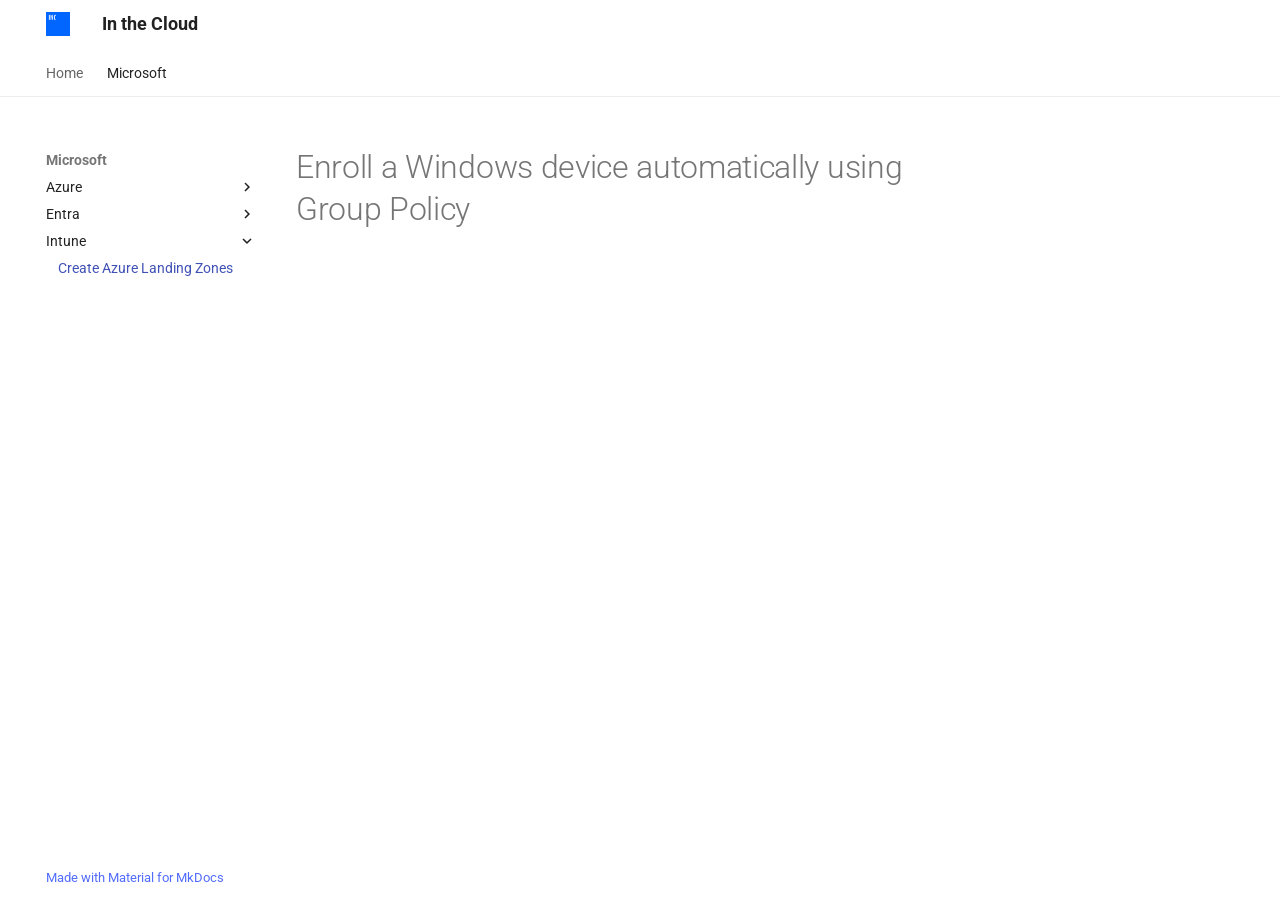
<file: intune/EnrollEntraHybridJoinToIntune/index.html>
<!doctype html>
<html lang="en" class="no-js">
  <head>
    
      <meta charset="utf-8">
      <meta name="viewport" content="width=device-width,initial-scale=1">
      
        <meta name="description" content="Use a GPO to enroll Entra Hybrid joined devices to Intune">
      
      
      
        <link rel="canonical" href="https://inthecloudth.github.io/csog/intune/EnrollEntraHybridJoinToIntune/">
      
      
        <link rel="prev" href="../../entra/casf/">
      
      
      
      <link rel="icon" href="../../assets/images/favicon.png">
      <meta name="generator" content="mkdocs-1.6.1, mkdocs-material-9.5.50">
    
    
      
        <title>Enroll Entra Hybrid joined devices to Intune via GPO - In the Cloud</title>
      
    
    
      <link rel="stylesheet" href="../../assets/stylesheets/main.a40c8224.min.css">
      
        
        <link rel="stylesheet" href="../../assets/stylesheets/palette.06af60db.min.css">
      
      


    
    
      
    
    
      
        
        
        <link rel="preconnect" href="https://fonts.gstatic.com" crossorigin>
        <link rel="stylesheet" href="https://fonts.googleapis.com/css?family=Roboto:300,300i,400,400i,700,700i%7CRoboto+Mono:400,400i,700,700i&display=fallback">
        <style>:root{--md-text-font:"Roboto";--md-code-font:"Roboto Mono"}</style>
      
    
    
      <link rel="stylesheet" href="../../stylesheets/extra.css">
    
    <script>__md_scope=new URL("../..",location),__md_hash=e=>[...e].reduce(((e,_)=>(e<<5)-e+_.charCodeAt(0)),0),__md_get=(e,_=localStorage,t=__md_scope)=>JSON.parse(_.getItem(t.pathname+"."+e)),__md_set=(e,_,t=localStorage,a=__md_scope)=>{try{t.setItem(a.pathname+"."+e,JSON.stringify(_))}catch(e){}}</script>
    
      

    
    
      
        <meta  property="og:type"  content="website" >
      
        <meta  property="og:title"  content="Enroll Entra Hybrid joined devices to Intune via GPO - In the Cloud" >
      
        <meta  property="og:description"  content="Use a GPO to enroll Entra Hybrid joined devices to Intune" >
      
        <meta  property="og:image"  content="https://inthecloudth.github.io/csog/assets/images/social/intune/EnrollEntraHybridJoinToIntune.png" >
      
        <meta  property="og:image:type"  content="image/png" >
      
        <meta  property="og:image:width"  content="1200" >
      
        <meta  property="og:image:height"  content="630" >
      
        <meta  property="og:url"  content="https://inthecloudth.github.io/csog/intune/EnrollEntraHybridJoinToIntune/" >
      
        <meta  name="twitter:card"  content="summary_large_image" >
      
        <meta  name="twitter:title"  content="Enroll Entra Hybrid joined devices to Intune via GPO - In the Cloud" >
      
        <meta  name="twitter:description"  content="Use a GPO to enroll Entra Hybrid joined devices to Intune" >
      
        <meta  name="twitter:image"  content="https://inthecloudth.github.io/csog/assets/images/social/intune/EnrollEntraHybridJoinToIntune.png" >
      
    
    
  </head>
  
  
    
    
    
    
    
    <body dir="ltr" data-md-color-scheme="default" data-md-color-primary="white" data-md-color-accent="indigo">
  
    
    <input class="md-toggle" data-md-toggle="drawer" type="checkbox" id="__drawer" autocomplete="off">
    <input class="md-toggle" data-md-toggle="search" type="checkbox" id="__search" autocomplete="off">
    <label class="md-overlay" for="__drawer"></label>
    <div data-md-component="skip">
      
        
        <a href="#enroll-a-windows-device-automatically-using-group-policy" class="md-skip">
          Skip to content
        </a>
      
    </div>
    <div data-md-component="announce">
      
    </div>
    
    
      

<header class="md-header" data-md-component="header">
  <nav class="md-header__inner md-grid" aria-label="Header">
    <a href="../.." title="In the Cloud" class="md-header__button md-logo" aria-label="In the Cloud" data-md-component="logo">
      
  <img src="../../assets/images/logo.png" alt="logo">

    </a>
    <label class="md-header__button md-icon" for="__drawer">
      
      <svg xmlns="http://www.w3.org/2000/svg" viewBox="0 0 24 24"><path d="M3 6h18v2H3zm0 5h18v2H3zm0 5h18v2H3z"/></svg>
    </label>
    <div class="md-header__title" data-md-component="header-title">
      <div class="md-header__ellipsis">
        <div class="md-header__topic">
          <span class="md-ellipsis">
            In the Cloud
          </span>
        </div>
        <div class="md-header__topic" data-md-component="header-topic">
          <span class="md-ellipsis">
            
              Enroll Entra Hybrid joined devices to Intune via GPO
            
          </span>
        </div>
      </div>
    </div>
    
      
    
    
    
    
    
  </nav>
  
</header>
    
    <div class="md-container" data-md-component="container">
      
      
        
          
            
<nav class="md-tabs" aria-label="Tabs" data-md-component="tabs">
  <div class="md-grid">
    <ul class="md-tabs__list">
      
        
  
  
  
    <li class="md-tabs__item">
      <a href="../.." class="md-tabs__link">
        
  
    
  
  Home

      </a>
    </li>
  

      
        
  
  
    
  
  
    
    
      
  
  
    
  
  
    
    
      <li class="md-tabs__item md-tabs__item--active">
        <a href="./" class="md-tabs__link">
          
  
  Microsoft

        </a>
      </li>
    
  

    
  

      
    </ul>
  </div>
</nav>
          
        
      
      <main class="md-main" data-md-component="main">
        <div class="md-main__inner md-grid">
          
            
              
              <div class="md-sidebar md-sidebar--primary" data-md-component="sidebar" data-md-type="navigation" >
                <div class="md-sidebar__scrollwrap">
                  <div class="md-sidebar__inner">
                    


  


<nav class="md-nav md-nav--primary md-nav--lifted" aria-label="Navigation" data-md-level="0">
  <label class="md-nav__title" for="__drawer">
    <a href="../.." title="In the Cloud" class="md-nav__button md-logo" aria-label="In the Cloud" data-md-component="logo">
      
  <img src="../../assets/images/logo.png" alt="logo">

    </a>
    In the Cloud
  </label>
  
  <ul class="md-nav__list" data-md-scrollfix>
    
      
      
  
  
  
  
    <li class="md-nav__item">
      <a href="../.." class="md-nav__link">
        
  
  <span class="md-ellipsis">
    Home
  </span>
  

      </a>
    </li>
  

    
      
      
  
  
    
  
  
  
    
    
    
      
        
        
      
      
    
    
    <li class="md-nav__item md-nav__item--active md-nav__item--section md-nav__item--nested">
      
        
        
        <input class="md-nav__toggle md-toggle " type="checkbox" id="__nav_2" checked>
        
          
          <label class="md-nav__link" for="__nav_2" id="__nav_2_label" tabindex="">
            
  
  <span class="md-ellipsis">
    Microsoft
  </span>
  

            <span class="md-nav__icon md-icon"></span>
          </label>
        
        <nav class="md-nav" data-md-level="1" aria-labelledby="__nav_2_label" aria-expanded="true">
          <label class="md-nav__title" for="__nav_2">
            <span class="md-nav__icon md-icon"></span>
            Microsoft
          </label>
          <ul class="md-nav__list" data-md-scrollfix>
            
              
                
  
  
  
  
    
    
    
      
      
    
    
    <li class="md-nav__item md-nav__item--nested">
      
        
        
        <input class="md-nav__toggle md-toggle " type="checkbox" id="__nav_2_1" >
        
          
          <label class="md-nav__link" for="__nav_2_1" id="__nav_2_1_label" tabindex="0">
            
  
  <span class="md-ellipsis">
    Azure
  </span>
  

            <span class="md-nav__icon md-icon"></span>
          </label>
        
        <nav class="md-nav" data-md-level="2" aria-labelledby="__nav_2_1_label" aria-expanded="false">
          <label class="md-nav__title" for="__nav_2_1">
            <span class="md-nav__icon md-icon"></span>
            Azure
          </label>
          <ul class="md-nav__list" data-md-scrollfix>
            
              
                
  
  
    
  
  
  
    <li class="md-nav__item md-nav__item--active">
      
      <input class="md-nav__toggle md-toggle" type="checkbox" id="__toc">
      
      
        
      
      
      <a href="./" class="md-nav__link md-nav__link--active">
        
  
  <span class="md-ellipsis">
    Create Azure Landing Zones
  </span>
  

      </a>
      
    </li>
  

              
            
          </ul>
        </nav>
      
    </li>
  

              
            
              
                
  
  
  
  
    
    
    
      
      
    
    
    <li class="md-nav__item md-nav__item--nested">
      
        
        
        <input class="md-nav__toggle md-toggle " type="checkbox" id="__nav_2_2" >
        
          
          <label class="md-nav__link" for="__nav_2_2" id="__nav_2_2_label" tabindex="0">
            
  
  <span class="md-ellipsis">
    Entra
  </span>
  

            <span class="md-nav__icon md-icon"></span>
          </label>
        
        <nav class="md-nav" data-md-level="2" aria-labelledby="__nav_2_2_label" aria-expanded="false">
          <label class="md-nav__title" for="__nav_2_2">
            <span class="md-nav__icon md-icon"></span>
            Entra
          </label>
          <ul class="md-nav__list" data-md-scrollfix>
            
              
                
  
  
  
  
    <li class="md-nav__item">
      <a href="../../entra/hbj/" class="md-nav__link">
        
  
  <span class="md-ellipsis">
    Microsoft Entra hybrid join targeted deployment
  </span>
  

      </a>
    </li>
  

              
            
              
                
  
  
  
  
    <li class="md-nav__item">
      <a href="../../entra/casf/" class="md-nav__link">
        
  
  <span class="md-ellipsis">
    Conditional Access - Secure foundation
  </span>
  

      </a>
    </li>
  

              
            
          </ul>
        </nav>
      
    </li>
  

              
            
              
                
  
  
    
  
  
  
    
    
    
      
      
    
    
    <li class="md-nav__item md-nav__item--active md-nav__item--nested">
      
        
        
        <input class="md-nav__toggle md-toggle " type="checkbox" id="__nav_2_3" checked>
        
          
          <label class="md-nav__link" for="__nav_2_3" id="__nav_2_3_label" tabindex="0">
            
  
  <span class="md-ellipsis">
    Intune
  </span>
  

            <span class="md-nav__icon md-icon"></span>
          </label>
        
        <nav class="md-nav" data-md-level="2" aria-labelledby="__nav_2_3_label" aria-expanded="true">
          <label class="md-nav__title" for="__nav_2_3">
            <span class="md-nav__icon md-icon"></span>
            Intune
          </label>
          <ul class="md-nav__list" data-md-scrollfix>
            
              
                
  
  
    
  
  
  
    <li class="md-nav__item md-nav__item--active">
      
      <input class="md-nav__toggle md-toggle" type="checkbox" id="__toc">
      
      
        
      
      
      <a href="./" class="md-nav__link md-nav__link--active">
        
  
  <span class="md-ellipsis">
    Create Azure Landing Zones
  </span>
  

      </a>
      
    </li>
  

              
            
          </ul>
        </nav>
      
    </li>
  

              
            
          </ul>
        </nav>
      
    </li>
  

    
  </ul>
</nav>
                  </div>
                </div>
              </div>
            
            
              
              <div class="md-sidebar md-sidebar--secondary" data-md-component="sidebar" data-md-type="toc" >
                <div class="md-sidebar__scrollwrap">
                  <div class="md-sidebar__inner">
                    

<nav class="md-nav md-nav--secondary" aria-label="Table of contents">
  
  
  
    
  
  
</nav>
                  </div>
                </div>
              </div>
            
          
          
            <div class="md-content" data-md-component="content">
              <article class="md-content__inner md-typeset">
                
                  


<h1 id="enroll-a-windows-device-automatically-using-group-policy">Enroll a Windows device automatically using Group Policy</h1>







  
  






                
              </article>
            </div>
          
          
<script>var target=document.getElementById(location.hash.slice(1));target&&target.name&&(target.checked=target.name.startsWith("__tabbed_"))</script>
        </div>
        
          <button type="button" class="md-top md-icon" data-md-component="top" hidden>
  
  <svg xmlns="http://www.w3.org/2000/svg" viewBox="0 0 24 24"><path d="M13 20h-2V8l-5.5 5.5-1.42-1.42L12 4.16l7.92 7.92-1.42 1.42L13 8z"/></svg>
  Back to top
</button>
        
      </main>
      
        <footer class="md-footer">
  
  <div class="md-footer-meta md-typeset">
    <div class="md-footer-meta__inner md-grid">
      <div class="md-copyright">
  
  
    Made with
    <a href="https://squidfunk.github.io/mkdocs-material/" target="_blank" rel="noopener">
      Material for MkDocs
    </a>
  
</div>
      
    </div>
  </div>
</footer>
      
    </div>
    <div class="md-dialog" data-md-component="dialog">
      <div class="md-dialog__inner md-typeset"></div>
    </div>
    
    
    <script id="__config" type="application/json">{"base": "../..", "features": ["navigation.tabs", "navigation.path", "navigation.top"], "search": "../../assets/javascripts/workers/search.f8cc74c7.min.js", "translations": {"clipboard.copied": "Copied to clipboard", "clipboard.copy": "Copy to clipboard", "search.result.more.one": "1 more on this page", "search.result.more.other": "# more on this page", "search.result.none": "No matching documents", "search.result.one": "1 matching document", "search.result.other": "# matching documents", "search.result.placeholder": "Type to start searching", "search.result.term.missing": "Missing", "select.version": "Select version"}}</script>
    
    
      <script src="../../assets/javascripts/bundle.60a45f97.min.js"></script>
      
    
  </body>
</html>
</file>
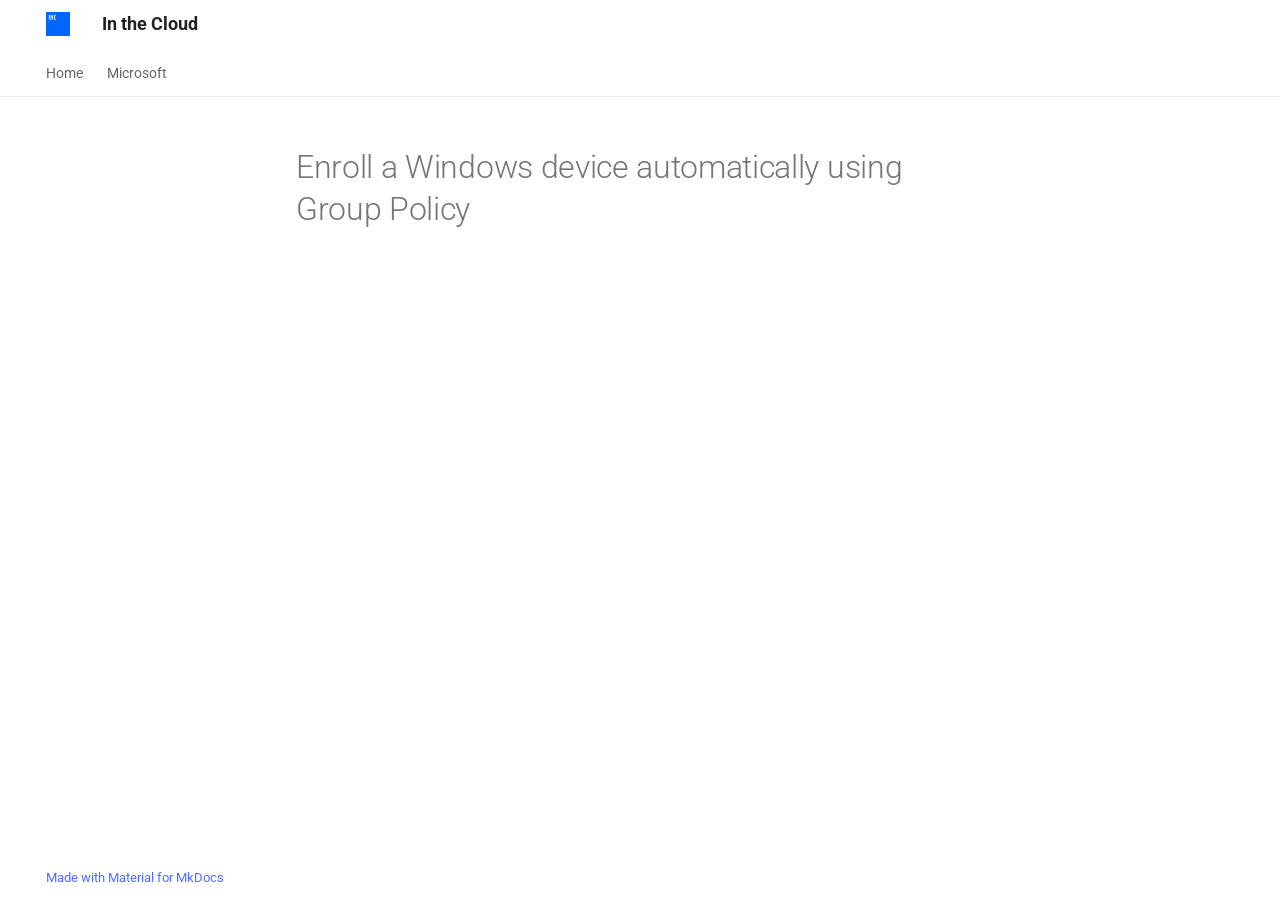
<file: intune/hbjintune/index.html>
<!doctype html>
<html lang="en" class="no-js">
  <head>
    
      <meta charset="utf-8">
      <meta name="viewport" content="width=device-width,initial-scale=1">
      
        <meta name="description" content="Use a GPO to enroll Entra Hybrid joined devices to Intune">
      
      
      
        <link rel="canonical" href="https://inthecloudth.github.io/csog/intune/hbjintune/">
      
      
      
      
      <link rel="icon" href="../../assets/images/favicon.png">
      <meta name="generator" content="mkdocs-1.6.1, mkdocs-material-9.5.50">
    
    
      
        <title>Enroll a Windows device automatically using Group Policy - In the Cloud</title>
      
    
    
      <link rel="stylesheet" href="../../assets/stylesheets/main.a40c8224.min.css">
      
        
        <link rel="stylesheet" href="../../assets/stylesheets/palette.06af60db.min.css">
      
      


    
    
      
    
    
      
        
        
        <link rel="preconnect" href="https://fonts.gstatic.com" crossorigin>
        <link rel="stylesheet" href="https://fonts.googleapis.com/css?family=Roboto:300,300i,400,400i,700,700i%7CRoboto+Mono:400,400i,700,700i&display=fallback">
        <style>:root{--md-text-font:"Roboto";--md-code-font:"Roboto Mono"}</style>
      
    
    
      <link rel="stylesheet" href="../../stylesheets/extra.css">
    
    <script>__md_scope=new URL("../..",location),__md_hash=e=>[...e].reduce(((e,_)=>(e<<5)-e+_.charCodeAt(0)),0),__md_get=(e,_=localStorage,t=__md_scope)=>JSON.parse(_.getItem(t.pathname+"."+e)),__md_set=(e,_,t=localStorage,a=__md_scope)=>{try{t.setItem(a.pathname+"."+e,JSON.stringify(_))}catch(e){}}</script>
    
      

    
    
      
        <meta  property="og:type"  content="website" >
      
        <meta  property="og:title"  content="Enroll a Windows device automatically using Group Policy - In the Cloud" >
      
        <meta  property="og:description"  content="Use a GPO to enroll Entra Hybrid joined devices to Intune" >
      
        <meta  property="og:image"  content="https://inthecloudth.github.io/csog/assets/images/social/intune/hbjintune.png" >
      
        <meta  property="og:image:type"  content="image/png" >
      
        <meta  property="og:image:width"  content="1200" >
      
        <meta  property="og:image:height"  content="630" >
      
        <meta  property="og:url"  content="https://inthecloudth.github.io/csog/intune/hbjintune/" >
      
        <meta  name="twitter:card"  content="summary_large_image" >
      
        <meta  name="twitter:title"  content="Enroll a Windows device automatically using Group Policy - In the Cloud" >
      
        <meta  name="twitter:description"  content="Use a GPO to enroll Entra Hybrid joined devices to Intune" >
      
        <meta  name="twitter:image"  content="https://inthecloudth.github.io/csog/assets/images/social/intune/hbjintune.png" >
      
    
    
  </head>
  
  
    
    
    
    
    
    <body dir="ltr" data-md-color-scheme="default" data-md-color-primary="white" data-md-color-accent="indigo">
  
    
    <input class="md-toggle" data-md-toggle="drawer" type="checkbox" id="__drawer" autocomplete="off">
    <input class="md-toggle" data-md-toggle="search" type="checkbox" id="__search" autocomplete="off">
    <label class="md-overlay" for="__drawer"></label>
    <div data-md-component="skip">
      
        
        <a href="#enroll-a-windows-device-automatically-using-group-policy" class="md-skip">
          Skip to content
        </a>
      
    </div>
    <div data-md-component="announce">
      
    </div>
    
    
      

<header class="md-header" data-md-component="header">
  <nav class="md-header__inner md-grid" aria-label="Header">
    <a href="../.." title="In the Cloud" class="md-header__button md-logo" aria-label="In the Cloud" data-md-component="logo">
      
  <img src="../../assets/images/logo.png" alt="logo">

    </a>
    <label class="md-header__button md-icon" for="__drawer">
      
      <svg xmlns="http://www.w3.org/2000/svg" viewBox="0 0 24 24"><path d="M3 6h18v2H3zm0 5h18v2H3zm0 5h18v2H3z"/></svg>
    </label>
    <div class="md-header__title" data-md-component="header-title">
      <div class="md-header__ellipsis">
        <div class="md-header__topic">
          <span class="md-ellipsis">
            In the Cloud
          </span>
        </div>
        <div class="md-header__topic" data-md-component="header-topic">
          <span class="md-ellipsis">
            
              Enroll a Windows device automatically using Group Policy
            
          </span>
        </div>
      </div>
    </div>
    
      
    
    
    
    
    
  </nav>
  
</header>
    
    <div class="md-container" data-md-component="container">
      
      
        
          
            
<nav class="md-tabs" aria-label="Tabs" data-md-component="tabs">
  <div class="md-grid">
    <ul class="md-tabs__list">
      
        
  
  
  
    <li class="md-tabs__item">
      <a href="../.." class="md-tabs__link">
        
  
    
  
  Home

      </a>
    </li>
  

      
        
  
  
  
    
    
      
  
  
  
    
    
      <li class="md-tabs__item">
        <a href="../../entra/casf/" class="md-tabs__link">
          
  
  Microsoft

        </a>
      </li>
    
  

    
  

      
    </ul>
  </div>
</nav>
          
        
      
      <main class="md-main" data-md-component="main">
        <div class="md-main__inner md-grid">
          
            
              
              <div class="md-sidebar md-sidebar--primary" data-md-component="sidebar" data-md-type="navigation" >
                <div class="md-sidebar__scrollwrap">
                  <div class="md-sidebar__inner">
                    


  


<nav class="md-nav md-nav--primary md-nav--lifted" aria-label="Navigation" data-md-level="0">
  <label class="md-nav__title" for="__drawer">
    <a href="../.." title="In the Cloud" class="md-nav__button md-logo" aria-label="In the Cloud" data-md-component="logo">
      
  <img src="../../assets/images/logo.png" alt="logo">

    </a>
    In the Cloud
  </label>
  
  <ul class="md-nav__list" data-md-scrollfix>
    
      
      
  
  
  
  
    <li class="md-nav__item">
      <a href="../.." class="md-nav__link">
        
  
  <span class="md-ellipsis">
    Home
  </span>
  

      </a>
    </li>
  

    
      
      
  
  
  
  
    
    
    
      
      
    
    
    <li class="md-nav__item md-nav__item--nested">
      
        
        
        <input class="md-nav__toggle md-toggle " type="checkbox" id="__nav_2" >
        
          
          <label class="md-nav__link" for="__nav_2" id="__nav_2_label" tabindex="0">
            
  
  <span class="md-ellipsis">
    Microsoft
  </span>
  

            <span class="md-nav__icon md-icon"></span>
          </label>
        
        <nav class="md-nav" data-md-level="1" aria-labelledby="__nav_2_label" aria-expanded="false">
          <label class="md-nav__title" for="__nav_2">
            <span class="md-nav__icon md-icon"></span>
            Microsoft
          </label>
          <ul class="md-nav__list" data-md-scrollfix>
            
              
                
  
  
  
  
    
    
    
      
      
    
    
    <li class="md-nav__item md-nav__item--nested">
      
        
        
        <input class="md-nav__toggle md-toggle " type="checkbox" id="__nav_2_1" >
        
          
          <label class="md-nav__link" for="__nav_2_1" id="__nav_2_1_label" tabindex="0">
            
  
  <span class="md-ellipsis">
    Entra
  </span>
  

            <span class="md-nav__icon md-icon"></span>
          </label>
        
        <nav class="md-nav" data-md-level="2" aria-labelledby="__nav_2_1_label" aria-expanded="false">
          <label class="md-nav__title" for="__nav_2_1">
            <span class="md-nav__icon md-icon"></span>
            Entra
          </label>
          <ul class="md-nav__list" data-md-scrollfix>
            
              
                
  
  
  
  
    <li class="md-nav__item">
      <a href="../../entra/casf/" class="md-nav__link">
        
  
  <span class="md-ellipsis">
    Conditional Access - Secure foundation (SF)
  </span>
  

      </a>
    </li>
  

              
            
              
                
  
  
  
  
    <li class="md-nav__item">
      <a href="../../entra/hbj/" class="md-nav__link">
        
  
  <span class="md-ellipsis">
    Hybrid Join - Targeted deployment
  </span>
  

      </a>
    </li>
  

              
            
          </ul>
        </nav>
      
    </li>
  

              
            
          </ul>
        </nav>
      
    </li>
  

    
  </ul>
</nav>
                  </div>
                </div>
              </div>
            
            
              
              <div class="md-sidebar md-sidebar--secondary" data-md-component="sidebar" data-md-type="toc" >
                <div class="md-sidebar__scrollwrap">
                  <div class="md-sidebar__inner">
                    

<nav class="md-nav md-nav--secondary" aria-label="Table of contents">
  
  
  
    
  
  
</nav>
                  </div>
                </div>
              </div>
            
          
          
            <div class="md-content" data-md-component="content">
              <article class="md-content__inner md-typeset">
                
                  


<h1 id="enroll-a-windows-device-automatically-using-group-policy">Enroll a Windows device automatically using Group Policy</h1>







  
  






                
              </article>
            </div>
          
          
<script>var target=document.getElementById(location.hash.slice(1));target&&target.name&&(target.checked=target.name.startsWith("__tabbed_"))</script>
        </div>
        
          <button type="button" class="md-top md-icon" data-md-component="top" hidden>
  
  <svg xmlns="http://www.w3.org/2000/svg" viewBox="0 0 24 24"><path d="M13 20h-2V8l-5.5 5.5-1.42-1.42L12 4.16l7.92 7.92-1.42 1.42L13 8z"/></svg>
  Back to top
</button>
        
      </main>
      
        <footer class="md-footer">
  
  <div class="md-footer-meta md-typeset">
    <div class="md-footer-meta__inner md-grid">
      <div class="md-copyright">
  
  
    Made with
    <a href="https://squidfunk.github.io/mkdocs-material/" target="_blank" rel="noopener">
      Material for MkDocs
    </a>
  
</div>
      
    </div>
  </div>
</footer>
      
    </div>
    <div class="md-dialog" data-md-component="dialog">
      <div class="md-dialog__inner md-typeset"></div>
    </div>
    
    
    <script id="__config" type="application/json">{"base": "../..", "features": ["navigation.tabs", "navigation.path", "navigation.top"], "search": "../../assets/javascripts/workers/search.f8cc74c7.min.js", "translations": {"clipboard.copied": "Copied to clipboard", "clipboard.copy": "Copy to clipboard", "search.result.more.one": "1 more on this page", "search.result.more.other": "# more on this page", "search.result.none": "No matching documents", "search.result.one": "1 matching document", "search.result.other": "# matching documents", "search.result.placeholder": "Type to start searching", "search.result.term.missing": "Missing", "select.version": "Select version"}}</script>
    
    
      <script src="../../assets/javascripts/bundle.60a45f97.min.js"></script>
      
    
  </body>
</html>
</file>
<file: stylesheets/extra.css>
.md-typeset p {
    font-size: 16px;
    color: #36454F;
    font-weight: 400;
}

/*.md-typeset p {
  font-size: 16px;
}*/

/*.md-typeset h1 {
    font-weight: bold;
    line-height: 35px;
}

.md-typeset h2 {
  font-weight: bold;
  font-size: 24px;
  line-height: 28px;
}*/

.md-typeset ul {
  font-size: 15px;
}

@media only screen and (max-width: 768px) {
.md-grid {
  margin-right: 20px;
  margin-left: 20px; 
}
}

.md-header--shadow {
  box-shadow: 0 0 .2rem #ffffffff, 0 .2rem .4rem #ffff;
  transition: transform .25s cubic-bezier(.1,.7,.1,1), box-shadow .25s;
}

:root, [data-md-color-scheme=default] {
  --md-footer-fg-color: #526cfe;
  --md-footer-fg-color--light: #526cfe;
  --md-footer-fg-color--lighter: #526cfe;
  --md-footer-bg-color: #ffff;
  --md-footer-bg-color--dark: #ffff;
}
</file>
<file: assets/stylesheets/main.a40c8224.min.css>
@charset "UTF-8";html{-webkit-text-size-adjust:none;-moz-text-size-adjust:none;text-size-adjust:none;box-sizing:border-box}*,:after,:before{box-sizing:inherit}@media (prefers-reduced-motion){*,:after,:before{transition:none!important}}body{margin:0}a,button,input,label{-webkit-tap-highlight-color:transparent}a{color:inherit;text-decoration:none}hr{border:0;box-sizing:initial;display:block;height:.05rem;overflow:visible;padding:0}small{font-size:80%}sub,sup{line-height:1em}img{border-style:none}table{border-collapse:initial;border-spacing:0}td,th{font-weight:400;vertical-align:top}button{background:#0000;border:0;font-family:inherit;font-size:inherit;margin:0;padding:0}input{border:0;outline:none}:root{--md-primary-fg-color:#4051b5;--md-primary-fg-color--light:#5d6cc0;--md-primary-fg-color--dark:#303fa1;--md-primary-bg-color:#fff;--md-primary-bg-color--light:#ffffffb3;--md-accent-fg-color:#526cfe;--md-accent-fg-color--transparent:#526cfe1a;--md-accent-bg-color:#fff;--md-accent-bg-color--light:#ffffffb3}[data-md-color-scheme=default]{color-scheme:light}[data-md-color-scheme=default] img[src$="#gh-dark-mode-only"],[data-md-color-scheme=default] img[src$="#only-dark"]{display:none}:root,[data-md-color-scheme=default]{--md-hue:225deg;--md-default-fg-color:#000000de;--md-default-fg-color--light:#0000008a;--md-default-fg-color--lighter:#00000052;--md-default-fg-color--lightest:#00000012;--md-default-bg-color:#fff;--md-default-bg-color--light:#ffffffb3;--md-default-bg-color--lighter:#ffffff4d;--md-default-bg-color--lightest:#ffffff1f;--md-code-fg-color:#36464e;--md-code-bg-color:#f5f5f5;--md-code-hl-color:#4287ff;--md-code-hl-color--light:#4287ff1a;--md-code-hl-number-color:#d52a2a;--md-code-hl-special-color:#db1457;--md-code-hl-function-color:#a846b9;--md-code-hl-constant-color:#6e59d9;--md-code-hl-keyword-color:#3f6ec6;--md-code-hl-string-color:#1c7d4d;--md-code-hl-name-color:var(--md-code-fg-color);--md-code-hl-operator-color:var(--md-default-fg-color--light);--md-code-hl-punctuation-color:var(--md-default-fg-color--light);--md-code-hl-comment-color:var(--md-default-fg-color--light);--md-code-hl-generic-color:var(--md-default-fg-color--light);--md-code-hl-variable-color:var(--md-default-fg-color--light);--md-typeset-color:var(--md-default-fg-color);--md-typeset-a-color:var(--md-primary-fg-color);--md-typeset-del-color:#f5503d26;--md-typeset-ins-color:#0bd57026;--md-typeset-kbd-color:#fafafa;--md-typeset-kbd-accent-color:#fff;--md-typeset-kbd-border-color:#b8b8b8;--md-typeset-mark-color:#ffff0080;--md-typeset-table-color:#0000001f;--md-typeset-table-color--light:rgba(0,0,0,.035);--md-admonition-fg-color:var(--md-default-fg-color);--md-admonition-bg-color:var(--md-default-bg-color);--md-warning-fg-color:#000000de;--md-warning-bg-color:#ff9;--md-footer-fg-color:#fff;--md-footer-fg-color--light:#ffffffb3;--md-footer-fg-color--lighter:#ffffff73;--md-footer-bg-color:#000000de;--md-footer-bg-color--dark:#00000052;--md-shadow-z1:0 0.2rem 0.5rem #0000000d,0 0 0.05rem #0000001a;--md-shadow-z2:0 0.2rem 0.5rem #0000001a,0 0 0.05rem #00000040;--md-shadow-z3:0 0.2rem 0.5rem #0003,0 0 0.05rem #00000059}.md-icon svg{fill:currentcolor;display:block;height:1.2rem;width:1.2rem}body{-webkit-font-smoothing:antialiased;-moz-osx-font-smoothing:grayscale;--md-text-font-family:var(--md-text-font,_),-apple-system,BlinkMacSystemFont,Helvetica,Arial,sans-serif;--md-code-font-family:var(--md-code-font,_),SFMono-Regular,Consolas,Menlo,monospace}aside,body,input{font-feature-settings:"kern","liga";color:var(--md-typeset-color);font-family:var(--md-text-font-family)}code,kbd,pre{font-feature-settings:"kern";font-family:var(--md-code-font-family)}:root{--md-typeset-table-sort-icon:url('data:image/svg+xml;charset=utf-8,<svg xmlns="http://www.w3.org/2000/svg" viewBox="0 0 24 24"><path d="m18 21-4-4h3V7h-3l4-4 4 4h-3v10h3M2 19v-2h10v2M2 13v-2h7v2M2 7V5h4v2z"/></svg>');--md-typeset-table-sort-icon--asc:url('data:image/svg+xml;charset=utf-8,<svg xmlns="http://www.w3.org/2000/svg" viewBox="0 0 24 24"><path d="M19 17h3l-4 4-4-4h3V3h2M2 17h10v2H2M6 5v2H2V5m0 6h7v2H2z"/></svg>');--md-typeset-table-sort-icon--desc:url('data:image/svg+xml;charset=utf-8,<svg xmlns="http://www.w3.org/2000/svg" viewBox="0 0 24 24"><path d="M19 7h3l-4-4-4 4h3v14h2M2 17h10v2H2M6 5v2H2V5m0 6h7v2H2z"/></svg>')}.md-typeset{-webkit-print-color-adjust:exact;color-adjust:exact;font-size:.8rem;line-height:1.6}@media print{.md-typeset{font-size:.68rem}}.md-typeset blockquote,.md-typeset dl,.md-typeset figure,.md-typeset ol,.md-typeset pre,.md-typeset ul{margin-bottom:1em;margin-top:1em}.md-typeset h1{color:var(--md-default-fg-color--light);font-size:2em;line-height:1.3;margin:0 0 1.25em}.md-typeset h1,.md-typeset h2{font-weight:300;letter-spacing:-.01em}.md-typeset h2{font-size:1.5625em;line-height:1.4;margin:1.6em 0 .64em}.md-typeset h3{font-size:1.25em;font-weight:400;letter-spacing:-.01em;line-height:1.5;margin:1.6em 0 .8em}.md-typeset h2+h3{margin-top:.8em}.md-typeset h4{font-weight:700;letter-spacing:-.01em;margin:1em 0}.md-typeset h5,.md-typeset h6{color:var(--md-default-fg-color--light);font-size:.8em;font-weight:700;letter-spacing:-.01em;margin:1.25em 0}.md-typeset h5{text-transform:uppercase}.md-typeset h5 code{text-transform:none}.md-typeset hr{border-bottom:.05rem solid var(--md-default-fg-color--lightest);display:flow-root;margin:1.5em 0}.md-typeset a{color:var(--md-typeset-a-color);word-break:break-word}.md-typeset a,.md-typeset a:before{transition:color 125ms}.md-typeset a:focus,.md-typeset a:hover{color:var(--md-accent-fg-color)}.md-typeset a:focus code,.md-typeset a:hover code{background-color:var(--md-accent-fg-color--transparent)}.md-typeset a code{color:currentcolor;transition:background-color 125ms}.md-typeset a.focus-visible{outline-color:var(--md-accent-fg-color);outline-offset:.2rem}.md-typeset code,.md-typeset kbd,.md-typeset pre{color:var(--md-code-fg-color);direction:ltr;font-variant-ligatures:none}@media print{.md-typeset code,.md-typeset kbd,.md-typeset pre{white-space:pre-wrap}}.md-typeset code{background-color:var(--md-code-bg-color);border-radius:.1rem;-webkit-box-decoration-break:clone;box-decoration-break:clone;font-size:.85em;padding:0 .2941176471em;word-break:break-word}.md-typeset code:not(.focus-visible){-webkit-tap-highlight-color:transparent;outline:none}.md-typeset pre{display:flow-root;line-height:1.4;position:relative}.md-typeset pre>code{-webkit-box-decoration-break:slice;box-decoration-break:slice;box-shadow:none;display:block;margin:0;outline-color:var(--md-accent-fg-color);overflow:auto;padding:.7720588235em 1.1764705882em;scrollbar-color:var(--md-default-fg-color--lighter) #0000;scrollbar-width:thin;touch-action:auto;word-break:normal}.md-typeset pre>code:hover{scrollbar-color:var(--md-accent-fg-color) #0000}.md-typeset pre>code::-webkit-scrollbar{height:.2rem;width:.2rem}.md-typeset pre>code::-webkit-scrollbar-thumb{background-color:var(--md-default-fg-color--lighter)}.md-typeset pre>code::-webkit-scrollbar-thumb:hover{background-color:var(--md-accent-fg-color)}.md-typeset kbd{background-color:var(--md-typeset-kbd-color);border-radius:.1rem;box-shadow:0 .1rem 0 .05rem var(--md-typeset-kbd-border-color),0 .1rem 0 var(--md-typeset-kbd-border-color),0 -.1rem .2rem var(--md-typeset-kbd-accent-color) inset;color:var(--md-default-fg-color);display:inline-block;font-size:.75em;padding:0 .6666666667em;vertical-align:text-top;word-break:break-word}.md-typeset mark{background-color:var(--md-typeset-mark-color);-webkit-box-decoration-break:clone;box-decoration-break:clone;color:inherit;word-break:break-word}.md-typeset abbr{border-bottom:.05rem dotted var(--md-default-fg-color--light);cursor:help;text-decoration:none}.md-typeset small{opacity:.75}[dir=ltr] .md-typeset sub,[dir=ltr] .md-typeset sup{margin-left:.078125em}[dir=rtl] .md-typeset sub,[dir=rtl] .md-typeset sup{margin-right:.078125em}[dir=ltr] .md-typeset blockquote{padding-left:.6rem}[dir=rtl] .md-typeset blockquote{padding-right:.6rem}[dir=ltr] .md-typeset blockquote{border-left:.2rem solid var(--md-default-fg-color--lighter)}[dir=rtl] .md-typeset blockquote{border-right:.2rem solid var(--md-default-fg-color--lighter)}.md-typeset blockquote{color:var(--md-default-fg-color--light);margin-left:0;margin-right:0}.md-typeset ul{list-style-type:disc}.md-typeset ul[type]{list-style-type:revert-layer}[dir=ltr] .md-typeset ol,[dir=ltr] .md-typeset ul{margin-left:.625em}[dir=rtl] .md-typeset ol,[dir=rtl] .md-typeset ul{margin-right:.625em}.md-typeset ol,.md-typeset ul{padding:0}.md-typeset ol:not([hidden]),.md-typeset ul:not([hidden]){display:flow-root}.md-typeset ol ol,.md-typeset ul ol{list-style-type:lower-alpha}.md-typeset ol ol ol,.md-typeset ul ol ol{list-style-type:lower-roman}.md-typeset ol ol ol ol,.md-typeset ul ol ol ol{list-style-type:upper-alpha}.md-typeset ol ol ol ol ol,.md-typeset ul ol ol ol ol{list-style-type:upper-roman}.md-typeset ol[type],.md-typeset ul[type]{list-style-type:revert-layer}[dir=ltr] .md-typeset ol li,[dir=ltr] .md-typeset ul li{margin-left:1.25em}[dir=rtl] .md-typeset ol li,[dir=rtl] .md-typeset ul li{margin-right:1.25em}.md-typeset ol li,.md-typeset ul li{margin-bottom:.5em}.md-typeset ol li blockquote,.md-typeset ol li p,.md-typeset ul li blockquote,.md-typeset ul li p{margin:.5em 0}.md-typeset ol li:last-child,.md-typeset ul li:last-child{margin-bottom:0}[dir=ltr] .md-typeset ol li ol,[dir=ltr] .md-typeset ol li ul,[dir=ltr] .md-typeset ul li ol,[dir=ltr] .md-typeset ul li ul{margin-left:.625em}[dir=rtl] .md-typeset ol li ol,[dir=rtl] .md-typeset ol li ul,[dir=rtl] .md-typeset ul li ol,[dir=rtl] .md-typeset ul li ul{margin-right:.625em}.md-typeset ol li ol,.md-typeset ol li ul,.md-typeset ul li ol,.md-typeset ul li ul{margin-bottom:.5em;margin-top:.5em}[dir=ltr] .md-typeset dd{margin-left:1.875em}[dir=rtl] .md-typeset dd{margin-right:1.875em}.md-typeset dd{margin-bottom:1.5em;margin-top:1em}.md-typeset img,.md-typeset svg,.md-typeset video{height:auto;max-width:100%}.md-typeset img[align=left]{margin:1em 1em 1em 0}.md-typeset img[align=right]{margin:1em 0 1em 1em}.md-typeset img[align]:only-child{margin-top:0}.md-typeset figure{display:flow-root;margin:1em auto;max-width:100%;text-align:center;width:-moz-fit-content;width:fit-content}.md-typeset figure img{display:block;margin:0 auto}.md-typeset figcaption{font-style:italic;margin:1em auto;max-width:24rem}.md-typeset iframe{max-width:100%}.md-typeset table:not([class]){background-color:var(--md-default-bg-color);border:.05rem solid var(--md-typeset-table-color);border-radius:.1rem;display:inline-block;font-size:.64rem;max-width:100%;overflow:auto;touch-action:auto}@media print{.md-typeset table:not([class]){display:table}}.md-typeset table:not([class])+*{margin-top:1.5em}.md-typeset table:not([class]) td>:first-child,.md-typeset table:not([class]) th>:first-child{margin-top:0}.md-typeset table:not([class]) td>:last-child,.md-typeset table:not([class]) th>:last-child{margin-bottom:0}.md-typeset table:not([class]) td:not([align]),.md-typeset table:not([class]) th:not([align]){text-align:left}[dir=rtl] .md-typeset table:not([class]) td:not([align]),[dir=rtl] .md-typeset table:not([class]) th:not([align]){text-align:right}.md-typeset table:not([class]) th{font-weight:700;min-width:5rem;padding:.9375em 1.25em;vertical-align:top}.md-typeset table:not([class]) td{border-top:.05rem solid var(--md-typeset-table-color);padding:.9375em 1.25em;vertical-align:top}.md-typeset table:not([class]) tbody tr{transition:background-color 125ms}.md-typeset table:not([class]) tbody tr:hover{background-color:var(--md-typeset-table-color--light);box-shadow:0 .05rem 0 var(--md-default-bg-color) inset}.md-typeset table:not([class]) a{word-break:normal}.md-typeset table th[role=columnheader]{cursor:pointer}[dir=ltr] .md-typeset table th[role=columnheader]:after{margin-left:.5em}[dir=rtl] .md-typeset table th[role=columnheader]:after{margin-right:.5em}.md-typeset table th[role=columnheader]:after{content:"";display:inline-block;height:1.2em;-webkit-mask-image:var(--md-typeset-table-sort-icon);mask-image:var(--md-typeset-table-sort-icon);-webkit-mask-repeat:no-repeat;mask-repeat:no-repeat;-webkit-mask-size:contain;mask-size:contain;transition:background-color 125ms;vertical-align:text-bottom;width:1.2em}.md-typeset table th[role=columnheader]:hover:after{background-color:var(--md-default-fg-color--lighter)}.md-typeset table th[role=columnheader][aria-sort=ascending]:after{background-color:var(--md-default-fg-color--light);-webkit-mask-image:var(--md-typeset-table-sort-icon--asc);mask-image:var(--md-typeset-table-sort-icon--asc)}.md-typeset table th[role=columnheader][aria-sort=descending]:after{background-color:var(--md-default-fg-color--light);-webkit-mask-image:var(--md-typeset-table-sort-icon--desc);mask-image:var(--md-typeset-table-sort-icon--desc)}.md-typeset__scrollwrap{margin:1em -.8rem;overflow-x:auto;touch-action:auto}.md-typeset__table{display:inline-block;margin-bottom:.5em;padding:0 .8rem}@media print{.md-typeset__table{display:block}}html .md-typeset__table table{display:table;margin:0;overflow:hidden;width:100%}@media screen and (max-width:44.984375em){.md-content__inner>pre{margin:1em -.8rem}.md-content__inner>pre code{border-radius:0}}.md-typeset .md-author{border-radius:100%;display:block;flex-shrink:0;height:1.6rem;overflow:hidden;position:relative;transition:color 125ms,transform 125ms;width:1.6rem}.md-typeset .md-author img{display:block}.md-typeset .md-author--more{background:var(--md-default-fg-color--lightest);color:var(--md-default-fg-color--lighter);font-size:.6rem;font-weight:700;line-height:1.6rem;text-align:center}.md-typeset .md-author--long{height:2.4rem;width:2.4rem}.md-typeset a.md-author{transform:scale(1)}.md-typeset a.md-author img{border-radius:100%;filter:grayscale(100%) opacity(75%);transition:filter 125ms}.md-typeset a.md-author:focus,.md-typeset a.md-author:hover{transform:scale(1.1);z-index:1}.md-typeset a.md-author:focus img,.md-typeset a.md-author:hover img{filter:grayscale(0)}.md-banner{background-color:var(--md-footer-bg-color);color:var(--md-footer-fg-color);overflow:auto}@media print{.md-banner{display:none}}.md-banner--warning{background-color:var(--md-warning-bg-color);color:var(--md-warning-fg-color)}.md-banner__inner{font-size:.7rem;margin:.6rem auto;padding:0 .8rem}[dir=ltr] .md-banner__button{float:right}[dir=rtl] .md-banner__button{float:left}.md-banner__button{color:inherit;cursor:pointer;transition:opacity .25s}.no-js .md-banner__button{display:none}.md-banner__button:hover{opacity:.7}html{font-size:125%;height:100%;overflow-x:hidden}@media screen and (min-width:100em){html{font-size:137.5%}}@media screen and (min-width:125em){html{font-size:150%}}body{background-color:var(--md-default-bg-color);display:flex;flex-direction:column;font-size:.5rem;min-height:100%;position:relative;width:100%}@media print{body{display:block}}@media screen and (max-width:59.984375em){body[data-md-scrolllock]{position:fixed}}.md-grid{margin-left:auto;margin-right:auto;max-width:61rem}.md-container{display:flex;flex-direction:column;flex-grow:1}@media print{.md-container{display:block}}.md-main{flex-grow:1}.md-main__inner{display:flex;height:100%;margin-top:1.5rem}.md-ellipsis{overflow:hidden;text-overflow:ellipsis}.md-toggle{display:none}.md-option{height:0;opacity:0;position:absolute;width:0}.md-option:checked+label:not([hidden]){display:block}.md-option.focus-visible+label{outline-color:var(--md-accent-fg-color);outline-style:auto}.md-skip{background-color:var(--md-default-fg-color);border-radius:.1rem;color:var(--md-default-bg-color);font-size:.64rem;margin:.5rem;opacity:0;outline-color:var(--md-accent-fg-color);padding:.3rem .5rem;position:fixed;transform:translateY(.4rem);z-index:-1}.md-skip:focus{opacity:1;transform:translateY(0);transition:transform .25s cubic-bezier(.4,0,.2,1),opacity 175ms 75ms;z-index:10}@page{margin:25mm}:root{--md-clipboard-icon:url('data:image/svg+xml;charset=utf-8,<svg xmlns="http://www.w3.org/2000/svg" viewBox="0 0 24 24"><path d="M19 21H8V7h11m0-2H8a2 2 0 0 0-2 2v14a2 2 0 0 0 2 2h11a2 2 0 0 0 2-2V7a2 2 0 0 0-2-2m-3-4H4a2 2 0 0 0-2 2v14h2V3h12z"/></svg>')}.md-clipboard{border-radius:.1rem;color:var(--md-default-fg-color--lightest);cursor:pointer;height:1.5em;outline-color:var(--md-accent-fg-color);outline-offset:.1rem;position:absolute;right:.5em;top:.5em;transition:color .25s;width:1.5em;z-index:1}@media print{.md-clipboard{display:none}}.md-clipboard:not(.focus-visible){-webkit-tap-highlight-color:transparent;outline:none}:hover>.md-clipboard{color:var(--md-default-fg-color--light)}.md-clipboard:focus,.md-clipboard:hover{color:var(--md-accent-fg-color)}.md-clipboard:after{background-color:currentcolor;content:"";display:block;height:1.125em;margin:0 auto;-webkit-mask-image:var(--md-clipboard-icon);mask-image:var(--md-clipboard-icon);-webkit-mask-position:center;mask-position:center;-webkit-mask-repeat:no-repeat;mask-repeat:no-repeat;-webkit-mask-size:contain;mask-size:contain;width:1.125em}.md-clipboard--inline{cursor:pointer}.md-clipboard--inline code{transition:color .25s,background-color .25s}.md-clipboard--inline:focus code,.md-clipboard--inline:hover code{background-color:var(--md-accent-fg-color--transparent);color:var(--md-accent-fg-color)}.md-typeset .md-code__content{display:grid}@keyframes consent{0%{opacity:0;transform:translateY(100%)}to{opacity:1;transform:translateY(0)}}@keyframes overlay{0%{opacity:0}to{opacity:1}}.md-consent__overlay{animation:overlay .25s both;-webkit-backdrop-filter:blur(.1rem);backdrop-filter:blur(.1rem);background-color:#0000008a;height:100%;opacity:1;position:fixed;top:0;width:100%;z-index:5}.md-consent__inner{animation:consent .5s cubic-bezier(.1,.7,.1,1) both;background-color:var(--md-default-bg-color);border:0;border-radius:.1rem;bottom:0;box-shadow:0 0 .2rem #0000001a,0 .2rem .4rem #0003;max-height:100%;overflow:auto;padding:0;position:fixed;width:100%;z-index:5}.md-consent__form{padding:.8rem}.md-consent__settings{display:none;margin:1em 0}input:checked+.md-consent__settings{display:block}.md-consent__controls{margin-bottom:.8rem}.md-typeset .md-consent__controls .md-button{display:inline}@media screen and (max-width:44.984375em){.md-typeset .md-consent__controls .md-button{display:block;margin-top:.4rem;text-align:center;width:100%}}.md-consent label{cursor:pointer}.md-content{flex-grow:1;min-width:0}.md-content__inner{margin:0 .8rem 1.2rem;padding-top:.6rem}@media screen and (min-width:76.25em){[dir=ltr] .md-sidebar--primary:not([hidden])~.md-content>.md-content__inner{margin-left:1.2rem}[dir=ltr] .md-sidebar--secondary:not([hidden])~.md-content>.md-content__inner,[dir=rtl] .md-sidebar--primary:not([hidden])~.md-content>.md-content__inner{margin-right:1.2rem}[dir=rtl] .md-sidebar--secondary:not([hidden])~.md-content>.md-content__inner{margin-left:1.2rem}}.md-content__inner:before{content:"";display:block;height:.4rem}.md-content__inner>:last-child{margin-bottom:0}[dir=ltr] .md-content__button{float:right}[dir=rtl] .md-content__button{float:left}[dir=ltr] .md-content__button{margin-left:.4rem}[dir=rtl] .md-content__button{margin-right:.4rem}.md-content__button{margin:.4rem 0;padding:0}@media print{.md-content__button{display:none}}.md-typeset .md-content__button{color:var(--md-default-fg-color--lighter)}.md-content__button svg{display:inline;vertical-align:top}[dir=rtl] .md-content__button svg{transform:scaleX(-1)}[dir=ltr] .md-dialog{right:.8rem}[dir=rtl] .md-dialog{left:.8rem}.md-dialog{background-color:var(--md-default-fg-color);border-radius:.1rem;bottom:.8rem;box-shadow:var(--md-shadow-z3);min-width:11.1rem;opacity:0;padding:.4rem .6rem;pointer-events:none;position:fixed;transform:translateY(100%);transition:transform 0ms .4s,opacity .4s;z-index:4}@media print{.md-dialog{display:none}}.md-dialog--active{opacity:1;pointer-events:auto;transform:translateY(0);transition:transform .4s cubic-bezier(.075,.85,.175,1),opacity .4s}.md-dialog__inner{color:var(--md-default-bg-color);font-size:.7rem}.md-feedback{margin:2em 0 1em;text-align:center}.md-feedback fieldset{border:none;margin:0;padding:0}.md-feedback__title{font-weight:700;margin:1em auto}.md-feedback__inner{position:relative}.md-feedback__list{display:flex;flex-wrap:wrap;place-content:baseline center;position:relative}.md-feedback__list:hover .md-icon:not(:disabled){color:var(--md-default-fg-color--lighter)}:disabled .md-feedback__list{min-height:1.8rem}.md-feedback__icon{color:var(--md-default-fg-color--light);cursor:pointer;flex-shrink:0;margin:0 .1rem;transition:color 125ms}.md-feedback__icon:not(:disabled).md-icon:hover{color:var(--md-accent-fg-color)}.md-feedback__icon:disabled{color:var(--md-default-fg-color--lightest);pointer-events:none}.md-feedback__note{opacity:0;position:relative;transform:translateY(.4rem);transition:transform .4s cubic-bezier(.1,.7,.1,1),opacity .15s}.md-feedback__note>*{margin:0 auto;max-width:16rem}:disabled .md-feedback__note{opacity:1;transform:translateY(0)}@media print{.md-feedback{display:none}}.md-footer{background-color:var(--md-footer-bg-color);color:var(--md-footer-fg-color)}@media print{.md-footer{display:none}}.md-footer__inner{justify-content:space-between;overflow:auto;padding:.2rem}.md-footer__inner:not([hidden]){display:flex}.md-footer__link{align-items:end;display:flex;flex-grow:0.01;margin-bottom:.4rem;margin-top:1rem;max-width:100%;outline-color:var(--md-accent-fg-color);overflow:hidden;transition:opacity .25s}.md-footer__link:focus,.md-footer__link:hover{opacity:.7}[dir=rtl] .md-footer__link svg{transform:scaleX(-1)}@media screen and (max-width:44.984375em){.md-footer__link--prev{flex-shrink:0}.md-footer__link--prev .md-footer__title{display:none}}[dir=ltr] .md-footer__link--next{margin-left:auto}[dir=rtl] .md-footer__link--next{margin-right:auto}.md-footer__link--next{text-align:right}[dir=rtl] .md-footer__link--next{text-align:left}.md-footer__title{flex-grow:1;font-size:.9rem;margin-bottom:.7rem;max-width:calc(100% - 2.4rem);padding:0 1rem;white-space:nowrap}.md-footer__button{margin:.2rem;padding:.4rem}.md-footer__direction{font-size:.64rem;opacity:.7}.md-footer-meta{background-color:var(--md-footer-bg-color--dark)}.md-footer-meta__inner{display:flex;flex-wrap:wrap;justify-content:space-between;padding:.2rem}html .md-footer-meta.md-typeset a{color:var(--md-footer-fg-color--light)}html .md-footer-meta.md-typeset a:focus,html .md-footer-meta.md-typeset a:hover{color:var(--md-footer-fg-color)}.md-copyright{color:var(--md-footer-fg-color--lighter);font-size:.64rem;margin:auto .6rem;padding:.4rem 0;width:100%}@media screen and (min-width:45em){.md-copyright{width:auto}}.md-copyright__highlight{color:var(--md-footer-fg-color--light)}.md-social{display:inline-flex;gap:.2rem;margin:0 .4rem;padding:.2rem 0 .6rem}@media screen and (min-width:45em){.md-social{padding:.6rem 0}}.md-social__link{display:inline-block;height:1.6rem;text-align:center;width:1.6rem}.md-social__link:before{line-height:1.9}.md-social__link svg{fill:currentcolor;max-height:.8rem;vertical-align:-25%}.md-typeset .md-button{border:.1rem solid;border-radius:.1rem;color:var(--md-primary-fg-color);cursor:pointer;display:inline-block;font-weight:700;padding:.625em 2em;transition:color 125ms,background-color 125ms,border-color 125ms}.md-typeset .md-button--primary{background-color:var(--md-primary-fg-color);border-color:var(--md-primary-fg-color);color:var(--md-primary-bg-color)}.md-typeset .md-button:focus,.md-typeset .md-button:hover{background-color:var(--md-accent-fg-color);border-color:var(--md-accent-fg-color);color:var(--md-accent-bg-color)}[dir=ltr] .md-typeset .md-input{border-top-left-radius:.1rem}[dir=ltr] .md-typeset .md-input,[dir=rtl] .md-typeset .md-input{border-top-right-radius:.1rem}[dir=rtl] .md-typeset .md-input{border-top-left-radius:.1rem}.md-typeset .md-input{border-bottom:.1rem solid var(--md-default-fg-color--lighter);box-shadow:var(--md-shadow-z1);font-size:.8rem;height:1.8rem;padding:0 .6rem;transition:border .25s,box-shadow .25s}.md-typeset .md-input:focus,.md-typeset .md-input:hover{border-bottom-color:var(--md-accent-fg-color);box-shadow:var(--md-shadow-z2)}.md-typeset .md-input--stretch{width:100%}.md-header{background-color:var(--md-primary-fg-color);box-shadow:0 0 .2rem #0000,0 .2rem .4rem #0000;color:var(--md-primary-bg-color);display:block;left:0;position:sticky;right:0;top:0;z-index:4}@media print{.md-header{display:none}}.md-header[hidden]{transform:translateY(-100%);transition:transform .25s cubic-bezier(.8,0,.6,1),box-shadow .25s}.md-header--shadow{box-shadow:0 0 .2rem #0000001a,0 .2rem .4rem #0003;transition:transform .25s cubic-bezier(.1,.7,.1,1),box-shadow .25s}.md-header__inner{align-items:center;display:flex;padding:0 .2rem}.md-header__button{color:currentcolor;cursor:pointer;margin:.2rem;outline-color:var(--md-accent-fg-color);padding:.4rem;position:relative;transition:opacity .25s;vertical-align:middle;z-index:1}.md-header__button:hover{opacity:.7}.md-header__button:not([hidden]){display:inline-block}.md-header__button:not(.focus-visible){-webkit-tap-highlight-color:transparent;outline:none}.md-header__button.md-logo{margin:.2rem;padding:.4rem}@media screen and (max-width:76.234375em){.md-header__button.md-logo{display:none}}.md-header__button.md-logo img,.md-header__button.md-logo svg{fill:currentcolor;display:block;height:1.2rem;width:auto}@media screen and (min-width:60em){.md-header__button[for=__search]{display:none}}.no-js .md-header__button[for=__search]{display:none}[dir=rtl] .md-header__button[for=__search] svg{transform:scaleX(-1)}@media screen and (min-width:76.25em){.md-header__button[for=__drawer]{display:none}}.md-header__topic{display:flex;max-width:100%;position:absolute;transition:transform .4s cubic-bezier(.1,.7,.1,1),opacity .15s;white-space:nowrap}.md-header__topic+.md-header__topic{opacity:0;pointer-events:none;transform:translateX(1.25rem);transition:transform .4s cubic-bezier(1,.7,.1,.1),opacity .15s;z-index:-1}[dir=rtl] .md-header__topic+.md-header__topic{transform:translateX(-1.25rem)}.md-header__topic:first-child{font-weight:700}[dir=ltr] .md-header__title{margin-left:1rem;margin-right:.4rem}[dir=rtl] .md-header__title{margin-left:.4rem;margin-right:1rem}.md-header__title{flex-grow:1;font-size:.9rem;height:2.4rem;line-height:2.4rem}.md-header__title--active .md-header__topic{opacity:0;pointer-events:none;transform:translateX(-1.25rem);transition:transform .4s cubic-bezier(1,.7,.1,.1),opacity .15s;z-index:-1}[dir=rtl] .md-header__title--active .md-header__topic{transform:translateX(1.25rem)}.md-header__title--active .md-header__topic+.md-header__topic{opacity:1;pointer-events:auto;transform:translateX(0);transition:transform .4s cubic-bezier(.1,.7,.1,1),opacity .15s;z-index:0}.md-header__title>.md-header__ellipsis{height:100%;position:relative;width:100%}.md-header__option{display:flex;flex-shrink:0;max-width:100%;transition:max-width 0ms .25s,opacity .25s .25s;white-space:nowrap}[data-md-toggle=search]:checked~.md-header .md-header__option{max-width:0;opacity:0;transition:max-width 0ms,opacity 0ms}.md-header__option>input{bottom:0}.md-header__source{display:none}@media screen and (min-width:60em){[dir=ltr] .md-header__source{margin-left:1rem}[dir=rtl] .md-header__source{margin-right:1rem}.md-header__source{display:block;max-width:11.7rem;width:11.7rem}}@media screen and (min-width:76.25em){[dir=ltr] .md-header__source{margin-left:1.4rem}[dir=rtl] .md-header__source{margin-right:1.4rem}}.md-meta{color:var(--md-default-fg-color--light);font-size:.7rem;line-height:1.3}.md-meta__list{display:inline-flex;flex-wrap:wrap;list-style:none;margin:0;padding:0}.md-meta__item:not(:last-child):after{content:"·";margin-left:.2rem;margin-right:.2rem}.md-meta__link{color:var(--md-typeset-a-color)}.md-meta__link:focus,.md-meta__link:hover{color:var(--md-accent-fg-color)}.md-draft{background-color:#ff1744;border-radius:.125em;color:#fff;display:inline-block;font-weight:700;padding-left:.5714285714em;padding-right:.5714285714em}:root{--md-nav-icon--prev:url('data:image/svg+xml;charset=utf-8,<svg xmlns="http://www.w3.org/2000/svg" viewBox="0 0 24 24"><path d="M20 11v2H8l5.5 5.5-1.42 1.42L4.16 12l7.92-7.92L13.5 5.5 8 11z"/></svg>');--md-nav-icon--next:url('data:image/svg+xml;charset=utf-8,<svg xmlns="http://www.w3.org/2000/svg" viewBox="0 0 24 24"><path d="M8.59 16.58 13.17 12 8.59 7.41 10 6l6 6-6 6z"/></svg>');--md-toc-icon:url('data:image/svg+xml;charset=utf-8,<svg xmlns="http://www.w3.org/2000/svg" viewBox="0 0 24 24"><path d="M3 9h14V7H3zm0 4h14v-2H3zm0 4h14v-2H3zm16 0h2v-2h-2zm0-10v2h2V7zm0 6h2v-2h-2z"/></svg>')}.md-nav{font-size:.7rem;line-height:1.3}.md-nav__title{color:var(--md-default-fg-color--light);display:block;font-weight:700;overflow:hidden;padding:0 .6rem;text-overflow:ellipsis}.md-nav__title .md-nav__button{display:none}.md-nav__title .md-nav__button img{height:100%;width:auto}.md-nav__title .md-nav__button.md-logo img,.md-nav__title .md-nav__button.md-logo svg{fill:currentcolor;display:block;height:2.4rem;max-width:100%;object-fit:contain;width:auto}.md-nav__list{list-style:none;margin:0;padding:0}.md-nav__link{align-items:flex-start;display:flex;gap:.4rem;margin-top:.625em;scroll-snap-align:start;transition:color 125ms}.md-nav__link--passed{color:var(--md-default-fg-color--light)}.md-nav__item .md-nav__link--active,.md-nav__item .md-nav__link--active code{color:var(--md-typeset-a-color)}.md-nav__link .md-ellipsis{position:relative}[dir=ltr] .md-nav__link .md-icon:last-child{margin-left:auto}[dir=rtl] .md-nav__link .md-icon:last-child{margin-right:auto}.md-nav__link svg{fill:currentcolor;flex-shrink:0;height:1.3em;position:relative}.md-nav__link[for]:focus,.md-nav__link[for]:hover,.md-nav__link[href]:focus,.md-nav__link[href]:hover{color:var(--md-accent-fg-color);cursor:pointer}.md-nav__link.focus-visible{outline-color:var(--md-accent-fg-color);outline-offset:.2rem}.md-nav--primary .md-nav__link[for=__toc]{display:none}.md-nav--primary .md-nav__link[for=__toc] .md-icon:after{background-color:currentcolor;display:block;height:100%;-webkit-mask-image:var(--md-toc-icon);mask-image:var(--md-toc-icon);width:100%}.md-nav--primary .md-nav__link[for=__toc]~.md-nav{display:none}.md-nav__container>.md-nav__link{margin-top:0}.md-nav__container>.md-nav__link:first-child{flex-grow:1;min-width:0}.md-nav__icon{flex-shrink:0}.md-nav__source{display:none}@media screen and (max-width:76.234375em){.md-nav--primary,.md-nav--primary .md-nav{background-color:var(--md-default-bg-color);display:flex;flex-direction:column;height:100%;left:0;position:absolute;right:0;top:0;z-index:1}.md-nav--primary .md-nav__item,.md-nav--primary .md-nav__title{font-size:.8rem;line-height:1.5}.md-nav--primary .md-nav__title{background-color:var(--md-default-fg-color--lightest);color:var(--md-default-fg-color--light);cursor:pointer;height:5.6rem;line-height:2.4rem;padding:3rem .8rem .2rem;position:relative;white-space:nowrap}[dir=ltr] .md-nav--primary .md-nav__title .md-nav__icon{left:.4rem}[dir=rtl] .md-nav--primary .md-nav__title .md-nav__icon{right:.4rem}.md-nav--primary .md-nav__title .md-nav__icon{display:block;height:1.2rem;margin:.2rem;position:absolute;top:.4rem;width:1.2rem}.md-nav--primary .md-nav__title .md-nav__icon:after{background-color:currentcolor;content:"";display:block;height:100%;-webkit-mask-image:var(--md-nav-icon--prev);mask-image:var(--md-nav-icon--prev);-webkit-mask-position:center;mask-position:center;-webkit-mask-repeat:no-repeat;mask-repeat:no-repeat;-webkit-mask-size:contain;mask-size:contain;width:100%}.md-nav--primary .md-nav__title~.md-nav__list{background-color:var(--md-default-bg-color);box-shadow:0 .05rem 0 var(--md-default-fg-color--lightest) inset;overflow-y:auto;scroll-snap-type:y mandatory;touch-action:pan-y}.md-nav--primary .md-nav__title~.md-nav__list>:first-child{border-top:0}.md-nav--primary .md-nav__title[for=__drawer]{background-color:var(--md-primary-fg-color);color:var(--md-primary-bg-color);font-weight:700}.md-nav--primary .md-nav__title .md-logo{display:block;left:.2rem;margin:.2rem;padding:.4rem;position:absolute;right:.2rem;top:.2rem}.md-nav--primary .md-nav__list{flex:1}.md-nav--primary .md-nav__item{border-top:.05rem solid var(--md-default-fg-color--lightest)}.md-nav--primary .md-nav__item--active>.md-nav__link{color:var(--md-typeset-a-color)}.md-nav--primary .md-nav__item--active>.md-nav__link:focus,.md-nav--primary .md-nav__item--active>.md-nav__link:hover{color:var(--md-accent-fg-color)}.md-nav--primary .md-nav__link{margin-top:0;padding:.6rem .8rem}.md-nav--primary .md-nav__link svg{margin-top:.1em}.md-nav--primary .md-nav__link>.md-nav__link{padding:0}[dir=ltr] .md-nav--primary .md-nav__link .md-nav__icon{margin-right:-.2rem}[dir=rtl] .md-nav--primary .md-nav__link .md-nav__icon{margin-left:-.2rem}.md-nav--primary .md-nav__link .md-nav__icon{font-size:1.2rem;height:1.2rem;width:1.2rem}.md-nav--primary .md-nav__link .md-nav__icon:after{background-color:currentcolor;content:"";display:block;height:100%;-webkit-mask-image:var(--md-nav-icon--next);mask-image:var(--md-nav-icon--next);-webkit-mask-position:center;mask-position:center;-webkit-mask-repeat:no-repeat;mask-repeat:no-repeat;-webkit-mask-size:contain;mask-size:contain;width:100%}[dir=rtl] .md-nav--primary .md-nav__icon:after{transform:scale(-1)}.md-nav--primary .md-nav--secondary .md-nav{background-color:initial;position:static}[dir=ltr] .md-nav--primary .md-nav--secondary .md-nav .md-nav__link{padding-left:1.4rem}[dir=rtl] .md-nav--primary .md-nav--secondary .md-nav .md-nav__link{padding-right:1.4rem}[dir=ltr] .md-nav--primary .md-nav--secondary .md-nav .md-nav .md-nav__link{padding-left:2rem}[dir=rtl] .md-nav--primary .md-nav--secondary .md-nav .md-nav .md-nav__link{padding-right:2rem}[dir=ltr] .md-nav--primary .md-nav--secondary .md-nav .md-nav .md-nav .md-nav__link{padding-left:2.6rem}[dir=rtl] .md-nav--primary .md-nav--secondary .md-nav .md-nav .md-nav .md-nav__link{padding-right:2.6rem}[dir=ltr] .md-nav--primary .md-nav--secondary .md-nav .md-nav .md-nav .md-nav .md-nav__link{padding-left:3.2rem}[dir=rtl] .md-nav--primary .md-nav--secondary .md-nav .md-nav .md-nav .md-nav .md-nav__link{padding-right:3.2rem}.md-nav--secondary{background-color:initial}.md-nav__toggle~.md-nav{display:flex;opacity:0;transform:translateX(100%);transition:transform .25s cubic-bezier(.8,0,.6,1),opacity 125ms 50ms}[dir=rtl] .md-nav__toggle~.md-nav{transform:translateX(-100%)}.md-nav__toggle:checked~.md-nav{opacity:1;transform:translateX(0);transition:transform .25s cubic-bezier(.4,0,.2,1),opacity 125ms 125ms}.md-nav__toggle:checked~.md-nav>.md-nav__list{-webkit-backface-visibility:hidden;backface-visibility:hidden}}@media screen and (max-width:59.984375em){.md-nav--primary .md-nav__link[for=__toc]{display:flex}.md-nav--primary .md-nav__link[for=__toc] .md-icon:after{content:""}.md-nav--primary .md-nav__link[for=__toc]+.md-nav__link{display:none}.md-nav--primary .md-nav__link[for=__toc]~.md-nav{display:flex}.md-nav__source{background-color:var(--md-primary-fg-color--dark);color:var(--md-primary-bg-color);display:block;padding:0 .2rem}}@media screen and (min-width:60em) and (max-width:76.234375em){.md-nav--integrated .md-nav__link[for=__toc]{display:flex}.md-nav--integrated .md-nav__link[for=__toc] .md-icon:after{content:""}.md-nav--integrated .md-nav__link[for=__toc]+.md-nav__link{display:none}.md-nav--integrated .md-nav__link[for=__toc]~.md-nav{display:flex}}@media screen and (min-width:60em){.md-nav{margin-bottom:-.4rem}.md-nav--secondary .md-nav__title{background:var(--md-default-bg-color);box-shadow:0 0 .4rem .4rem var(--md-default-bg-color);position:sticky;top:0;z-index:1}.md-nav--secondary .md-nav__title[for=__toc]{scroll-snap-align:start}.md-nav--secondary .md-nav__title .md-nav__icon{display:none}[dir=ltr] .md-nav--secondary .md-nav__list{padding-left:.6rem}[dir=rtl] .md-nav--secondary .md-nav__list{padding-right:.6rem}.md-nav--secondary .md-nav__list{padding-bottom:.4rem}[dir=ltr] .md-nav--secondary .md-nav__item>.md-nav__link{margin-right:.4rem}[dir=rtl] .md-nav--secondary .md-nav__item>.md-nav__link{margin-left:.4rem}}@media screen and (min-width:76.25em){.md-nav{margin-bottom:-.4rem;transition:max-height .25s cubic-bezier(.86,0,.07,1)}.md-nav--primary .md-nav__title{background:var(--md-default-bg-color);box-shadow:0 0 .4rem .4rem var(--md-default-bg-color);position:sticky;top:0;z-index:1}.md-nav--primary .md-nav__title[for=__drawer]{scroll-snap-align:start}.md-nav--primary .md-nav__title .md-nav__icon{display:none}[dir=ltr] .md-nav--primary .md-nav__list{padding-left:.6rem}[dir=rtl] .md-nav--primary .md-nav__list{padding-right:.6rem}.md-nav--primary .md-nav__list{padding-bottom:.4rem}[dir=ltr] .md-nav--primary .md-nav__item>.md-nav__link{margin-right:.4rem}[dir=rtl] .md-nav--primary .md-nav__item>.md-nav__link{margin-left:.4rem}.md-nav__toggle~.md-nav{display:grid;grid-template-rows:0fr;opacity:0;transition:grid-template-rows .25s cubic-bezier(.86,0,.07,1),opacity .25s,visibility 0ms .25s;visibility:collapse}.md-nav__toggle~.md-nav>.md-nav__list{overflow:hidden}.md-nav__toggle.md-toggle--indeterminate~.md-nav,.md-nav__toggle:checked~.md-nav{grid-template-rows:1fr;opacity:1;transition:grid-template-rows .25s cubic-bezier(.86,0,.07,1),opacity .15s .1s,visibility 0ms;visibility:visible}.md-nav__toggle.md-toggle--indeterminate~.md-nav{transition:none}.md-nav__item--nested>.md-nav>.md-nav__title{display:none}.md-nav__item--section{display:block;margin:1.25em 0}.md-nav__item--section:last-child{margin-bottom:0}.md-nav__item--section>.md-nav__link{font-weight:700}.md-nav__item--section>.md-nav__link[for]{color:var(--md-default-fg-color--light)}.md-nav__item--section>.md-nav__link:not(.md-nav__container){pointer-events:none}.md-nav__item--section>.md-nav__link .md-icon,.md-nav__item--section>.md-nav__link>[for]{display:none}[dir=ltr] .md-nav__item--section>.md-nav{margin-left:-.6rem}[dir=rtl] .md-nav__item--section>.md-nav{margin-right:-.6rem}.md-nav__item--section>.md-nav{display:block;opacity:1;visibility:visible}.md-nav__item--section>.md-nav>.md-nav__list>.md-nav__item{padding:0}.md-nav__icon{border-radius:100%;height:.9rem;transition:background-color .25s;width:.9rem}.md-nav__icon:hover{background-color:var(--md-accent-fg-color--transparent)}.md-nav__icon:after{background-color:currentcolor;border-radius:100%;content:"";display:inline-block;height:100%;-webkit-mask-image:var(--md-nav-icon--next);mask-image:var(--md-nav-icon--next);-webkit-mask-position:center;mask-position:center;-webkit-mask-repeat:no-repeat;mask-repeat:no-repeat;-webkit-mask-size:contain;mask-size:contain;transition:transform .25s;vertical-align:-.1rem;width:100%}[dir=rtl] .md-nav__icon:after{transform:rotate(180deg)}.md-nav__item--nested .md-nav__toggle:checked~.md-nav__link .md-nav__icon:after,.md-nav__item--nested .md-toggle--indeterminate~.md-nav__link .md-nav__icon:after{transform:rotate(90deg)}.md-nav--lifted>.md-nav__list>.md-nav__item,.md-nav--lifted>.md-nav__title{display:none}.md-nav--lifted>.md-nav__list>.md-nav__item--active{display:block}.md-nav--lifted>.md-nav__list>.md-nav__item--active>.md-nav__link{background:var(--md-default-bg-color);box-shadow:0 0 .4rem .4rem var(--md-default-bg-color);margin-top:0;position:sticky;top:0;z-index:1}.md-nav--lifted>.md-nav__list>.md-nav__item--active>.md-nav__link:not(.md-nav__container){pointer-events:none}.md-nav--lifted>.md-nav__list>.md-nav__item--active.md-nav__item--section{margin:0}[dir=ltr] .md-nav--lifted>.md-nav__list>.md-nav__item>.md-nav:not(.md-nav--secondary){margin-left:-.6rem}[dir=rtl] .md-nav--lifted>.md-nav__list>.md-nav__item>.md-nav:not(.md-nav--secondary){margin-right:-.6rem}.md-nav--lifted>.md-nav__list>.md-nav__item>[for]{color:var(--md-default-fg-color--light)}.md-nav--lifted .md-nav[data-md-level="1"]{grid-template-rows:1fr;opacity:1;visibility:visible}[dir=ltr] .md-nav--integrated>.md-nav__list>.md-nav__item--active .md-nav--secondary{border-left:.05rem solid var(--md-primary-fg-color)}[dir=rtl] .md-nav--integrated>.md-nav__list>.md-nav__item--active .md-nav--secondary{border-right:.05rem solid var(--md-primary-fg-color)}.md-nav--integrated>.md-nav__list>.md-nav__item--active .md-nav--secondary{display:block;margin-bottom:1.25em;opacity:1;visibility:visible}.md-nav--integrated>.md-nav__list>.md-nav__item--active .md-nav--secondary>.md-nav__list{overflow:visible;padding-bottom:0}.md-nav--integrated>.md-nav__list>.md-nav__item--active .md-nav--secondary>.md-nav__title{display:none}}.md-pagination{font-size:.8rem;font-weight:700;gap:.4rem}.md-pagination,.md-pagination>*{align-items:center;display:flex;justify-content:center}.md-pagination>*{border-radius:.2rem;height:1.8rem;min-width:1.8rem;text-align:center}.md-pagination__current{background-color:var(--md-default-fg-color--lightest);color:var(--md-default-fg-color--light)}.md-pagination__link{transition:color 125ms,background-color 125ms}.md-pagination__link:focus,.md-pagination__link:hover{background-color:var(--md-accent-fg-color--transparent);color:var(--md-accent-fg-color)}.md-pagination__link:focus svg,.md-pagination__link:hover svg{color:var(--md-accent-fg-color)}.md-pagination__link.focus-visible{outline-color:var(--md-accent-fg-color);outline-offset:.2rem}.md-pagination__link svg{fill:currentcolor;color:var(--md-default-fg-color--lighter);display:block;max-height:100%;width:1.2rem}.md-post__back{border-bottom:.05rem solid var(--md-default-fg-color--lightest);margin-bottom:1.2rem;padding-bottom:1.2rem}@media screen and (max-width:76.234375em){.md-post__back{display:none}}[dir=rtl] .md-post__back svg{transform:scaleX(-1)}.md-post__authors{display:flex;flex-direction:column;gap:.6rem;margin:0 .6rem 1.2rem}.md-post .md-post__meta a{transition:color 125ms}.md-post .md-post__meta a:focus,.md-post .md-post__meta a:hover{color:var(--md-accent-fg-color)}.md-post__title{color:var(--md-default-fg-color--light);font-weight:700}.md-post--excerpt{margin-bottom:3.2rem}.md-post--excerpt .md-post__header{align-items:center;display:flex;gap:.6rem;min-height:1.6rem}.md-post--excerpt .md-post__authors{align-items:center;display:inline-flex;flex-direction:row;gap:.2rem;margin:0;min-height:2.4rem}[dir=ltr] .md-post--excerpt .md-post__meta .md-meta__list{margin-right:.4rem}[dir=rtl] .md-post--excerpt .md-post__meta .md-meta__list{margin-left:.4rem}.md-post--excerpt .md-post__content>:first-child{--md-scroll-margin:6rem;margin-top:0}.md-post>.md-nav--secondary{margin:1em 0}.md-profile{align-items:center;display:flex;font-size:.7rem;gap:.6rem;line-height:1.4;width:100%}.md-profile__description{flex-grow:1}.md-content--post{display:flex}@media screen and (max-width:76.234375em){.md-content--post{flex-flow:column-reverse}}.md-content--post>.md-content__inner{min-width:0}@media screen and (min-width:76.25em){[dir=ltr] .md-content--post>.md-content__inner{margin-left:1.2rem}[dir=rtl] .md-content--post>.md-content__inner{margin-right:1.2rem}}@media screen and (max-width:76.234375em){.md-sidebar.md-sidebar--post{padding:0;position:static;width:100%}.md-sidebar.md-sidebar--post .md-sidebar__scrollwrap{overflow:visible}.md-sidebar.md-sidebar--post .md-sidebar__inner{padding:0}.md-sidebar.md-sidebar--post .md-post__meta{margin-left:.6rem;margin-right:.6rem}.md-sidebar.md-sidebar--post .md-nav__item{border:none;display:inline}.md-sidebar.md-sidebar--post .md-nav__list{display:inline-flex;flex-wrap:wrap;gap:.6rem;padding-bottom:.6rem;padding-top:.6rem}.md-sidebar.md-sidebar--post .md-nav__link{padding:0}.md-sidebar.md-sidebar--post .md-nav{height:auto;margin-bottom:0;position:static}}:root{--md-progress-value:0;--md-progress-delay:400ms}.md-progress{background:var(--md-primary-bg-color);height:.075rem;opacity:min(clamp(0,var(--md-progress-value),1),clamp(0,100 - var(--md-progress-value),1));position:fixed;top:0;transform:scaleX(calc(var(--md-progress-value)*1%));transform-origin:left;transition:transform .5s cubic-bezier(.19,1,.22,1),opacity .25s var(--md-progress-delay);width:100%;z-index:4}:root{--md-search-result-icon:url('data:image/svg+xml;charset=utf-8,<svg xmlns="http://www.w3.org/2000/svg" viewBox="0 0 24 24"><path d="M14 2H6a2 2 0 0 0-2 2v16a2 2 0 0 0 2 2h7c-.41-.25-.8-.56-1.14-.9-.33-.33-.61-.7-.86-1.1H6V4h7v5h5v1.18c.71.16 1.39.43 2 .82V8zm6.31 16.9c1.33-2.11.69-4.9-1.4-6.22-2.11-1.33-4.91-.68-6.22 1.4-1.34 2.11-.69 4.89 1.4 6.22 1.46.93 3.32.93 4.79.02L22 23.39 23.39 22zm-3.81.1a2.5 2.5 0 0 1-2.5-2.5 2.5 2.5 0 0 1 2.5-2.5 2.5 2.5 0 0 1 2.5 2.5 2.5 2.5 0 0 1-2.5 2.5"/></svg>')}.md-search{position:relative}@media screen and (min-width:60em){.md-search{padding:.2rem 0}}.no-js .md-search{display:none}.md-search__overlay{opacity:0;z-index:1}@media screen and (max-width:59.984375em){[dir=ltr] .md-search__overlay{left:-2.2rem}[dir=rtl] .md-search__overlay{right:-2.2rem}.md-search__overlay{background-color:var(--md-default-bg-color);border-radius:1rem;height:2rem;overflow:hidden;pointer-events:none;position:absolute;top:-1rem;transform-origin:center;transition:transform .3s .1s,opacity .2s .2s;width:2rem}[data-md-toggle=search]:checked~.md-header .md-search__overlay{opacity:1;transition:transform .4s,opacity .1s}}@media screen and (min-width:60em){[dir=ltr] .md-search__overlay{left:0}[dir=rtl] .md-search__overlay{right:0}.md-search__overlay{background-color:#0000008a;cursor:pointer;height:0;position:fixed;top:0;transition:width 0ms .25s,height 0ms .25s,opacity .25s;width:0}[data-md-toggle=search]:checked~.md-header .md-search__overlay{height:200vh;opacity:1;transition:width 0ms,height 0ms,opacity .25s;width:100%}}@media screen and (max-width:29.984375em){[data-md-toggle=search]:checked~.md-header .md-search__overlay{transform:scale(45)}}@media screen and (min-width:30em) and (max-width:44.984375em){[data-md-toggle=search]:checked~.md-header .md-search__overlay{transform:scale(60)}}@media screen and (min-width:45em) and (max-width:59.984375em){[data-md-toggle=search]:checked~.md-header .md-search__overlay{transform:scale(75)}}.md-search__inner{-webkit-backface-visibility:hidden;backface-visibility:hidden}@media screen and (max-width:59.984375em){[dir=ltr] .md-search__inner{left:0}[dir=rtl] .md-search__inner{right:0}.md-search__inner{height:0;opacity:0;overflow:hidden;position:fixed;top:0;transform:translateX(5%);transition:width 0ms .3s,height 0ms .3s,transform .15s cubic-bezier(.4,0,.2,1) .15s,opacity .15s .15s;width:0;z-index:2}[dir=rtl] .md-search__inner{transform:translateX(-5%)}[data-md-toggle=search]:checked~.md-header .md-search__inner{height:100%;opacity:1;transform:translateX(0);transition:width 0ms 0ms,height 0ms 0ms,transform .15s cubic-bezier(.1,.7,.1,1) .15s,opacity .15s .15s;width:100%}}@media screen and (min-width:60em){[dir=ltr] .md-search__inner{float:right}[dir=rtl] .md-search__inner{float:left}.md-search__inner{padding:.1rem 0;position:relative;transition:width .25s cubic-bezier(.1,.7,.1,1);width:11.7rem}}@media screen and (min-width:60em) and (max-width:76.234375em){[data-md-toggle=search]:checked~.md-header .md-search__inner{width:23.4rem}}@media screen and (min-width:76.25em){[data-md-toggle=search]:checked~.md-header .md-search__inner{width:34.4rem}}.md-search__form{background-color:var(--md-default-bg-color);box-shadow:0 0 .6rem #0000;height:2.4rem;position:relative;transition:color .25s,background-color .25s;z-index:2}@media screen and (min-width:60em){.md-search__form{background-color:#00000042;border-radius:.1rem;height:1.8rem}.md-search__form:hover{background-color:#ffffff1f}}[data-md-toggle=search]:checked~.md-header .md-search__form{background-color:var(--md-default-bg-color);border-radius:.1rem .1rem 0 0;box-shadow:0 0 .6rem #00000012;color:var(--md-default-fg-color)}[dir=ltr] .md-search__input{padding-left:3.6rem;padding-right:2.2rem}[dir=rtl] .md-search__input{padding-left:2.2rem;padding-right:3.6rem}.md-search__input{background:#0000;font-size:.9rem;height:100%;position:relative;text-overflow:ellipsis;width:100%;z-index:2}.md-search__input::placeholder{transition:color .25s}.md-search__input::placeholder,.md-search__input~.md-search__icon{color:var(--md-default-fg-color--light)}.md-search__input::-ms-clear{display:none}@media screen and (max-width:59.984375em){.md-search__input{font-size:.9rem;height:2.4rem;width:100%}}@media screen and (min-width:60em){[dir=ltr] .md-search__input{padding-left:2.2rem}[dir=rtl] .md-search__input{padding-right:2.2rem}.md-search__input{color:inherit;font-size:.8rem}.md-search__input::placeholder{color:var(--md-primary-bg-color--light)}.md-search__input+.md-search__icon{color:var(--md-primary-bg-color)}[data-md-toggle=search]:checked~.md-header .md-search__input{text-overflow:clip}[data-md-toggle=search]:checked~.md-header .md-search__input+.md-search__icon{color:var(--md-default-fg-color--light)}[data-md-toggle=search]:checked~.md-header .md-search__input::placeholder{color:#0000}}.md-search__icon{cursor:pointer;display:inline-block;height:1.2rem;transition:color .25s,opacity .25s;width:1.2rem}.md-search__icon:hover{opacity:.7}[dir=ltr] .md-search__icon[for=__search]{left:.5rem}[dir=rtl] .md-search__icon[for=__search]{right:.5rem}.md-search__icon[for=__search]{position:absolute;top:.3rem;z-index:2}[dir=rtl] .md-search__icon[for=__search] svg{transform:scaleX(-1)}@media screen and (max-width:59.984375em){[dir=ltr] .md-search__icon[for=__search]{left:.8rem}[dir=rtl] .md-search__icon[for=__search]{right:.8rem}.md-search__icon[for=__search]{top:.6rem}.md-search__icon[for=__search] svg:first-child{display:none}}@media screen and (min-width:60em){.md-search__icon[for=__search]{pointer-events:none}.md-search__icon[for=__search] svg:last-child{display:none}}[dir=ltr] .md-search__options{right:.5rem}[dir=rtl] .md-search__options{left:.5rem}.md-search__options{pointer-events:none;position:absolute;top:.3rem;z-index:2}@media screen and (max-width:59.984375em){[dir=ltr] .md-search__options{right:.8rem}[dir=rtl] .md-search__options{left:.8rem}.md-search__options{top:.6rem}}[dir=ltr] .md-search__options>.md-icon{margin-left:.2rem}[dir=rtl] .md-search__options>.md-icon{margin-right:.2rem}.md-search__options>.md-icon{color:var(--md-default-fg-color--light);opacity:0;transform:scale(.75);transition:transform .15s cubic-bezier(.1,.7,.1,1),opacity .15s}.md-search__options>.md-icon:not(.focus-visible){-webkit-tap-highlight-color:transparent;outline:none}[data-md-toggle=search]:checked~.md-header .md-search__input:valid~.md-search__options>.md-icon{opacity:1;pointer-events:auto;transform:scale(1)}[data-md-toggle=search]:checked~.md-header .md-search__input:valid~.md-search__options>.md-icon:hover{opacity:.7}[dir=ltr] .md-search__suggest{padding-left:3.6rem;padding-right:2.2rem}[dir=rtl] .md-search__suggest{padding-left:2.2rem;padding-right:3.6rem}.md-search__suggest{align-items:center;color:var(--md-default-fg-color--lighter);display:flex;font-size:.9rem;height:100%;opacity:0;position:absolute;top:0;transition:opacity 50ms;white-space:nowrap;width:100%}@media screen and (min-width:60em){[dir=ltr] .md-search__suggest{padding-left:2.2rem}[dir=rtl] .md-search__suggest{padding-right:2.2rem}.md-search__suggest{font-size:.8rem}}[data-md-toggle=search]:checked~.md-header .md-search__suggest{opacity:1;transition:opacity .3s .1s}[dir=ltr] .md-search__output{border-bottom-left-radius:.1rem}[dir=ltr] .md-search__output,[dir=rtl] .md-search__output{border-bottom-right-radius:.1rem}[dir=rtl] .md-search__output{border-bottom-left-radius:.1rem}.md-search__output{overflow:hidden;position:absolute;width:100%;z-index:1}@media screen and (max-width:59.984375em){.md-search__output{bottom:0;top:2.4rem}}@media screen and (min-width:60em){.md-search__output{opacity:0;top:1.9rem;transition:opacity .4s}[data-md-toggle=search]:checked~.md-header .md-search__output{box-shadow:var(--md-shadow-z3);opacity:1}}.md-search__scrollwrap{-webkit-backface-visibility:hidden;backface-visibility:hidden;background-color:var(--md-default-bg-color);height:100%;overflow-y:auto;touch-action:pan-y}@media (-webkit-max-device-pixel-ratio:1),(max-resolution:1dppx){.md-search__scrollwrap{transform:translateZ(0)}}@media screen and (min-width:60em) and (max-width:76.234375em){.md-search__scrollwrap{width:23.4rem}}@media screen and (min-width:76.25em){.md-search__scrollwrap{width:34.4rem}}@media screen and (min-width:60em){.md-search__scrollwrap{max-height:0;scrollbar-color:var(--md-default-fg-color--lighter) #0000;scrollbar-width:thin}[data-md-toggle=search]:checked~.md-header .md-search__scrollwrap{max-height:75vh}.md-search__scrollwrap:hover{scrollbar-color:var(--md-accent-fg-color) #0000}.md-search__scrollwrap::-webkit-scrollbar{height:.2rem;width:.2rem}.md-search__scrollwrap::-webkit-scrollbar-thumb{background-color:var(--md-default-fg-color--lighter)}.md-search__scrollwrap::-webkit-scrollbar-thumb:hover{background-color:var(--md-accent-fg-color)}}.md-search-result{color:var(--md-default-fg-color);word-break:break-word}.md-search-result__meta{background-color:var(--md-default-fg-color--lightest);color:var(--md-default-fg-color--light);font-size:.64rem;line-height:1.8rem;padding:0 .8rem;scroll-snap-align:start}@media screen and (min-width:60em){[dir=ltr] .md-search-result__meta{padding-left:2.2rem}[dir=rtl] .md-search-result__meta{padding-right:2.2rem}}.md-search-result__list{list-style:none;margin:0;padding:0;-webkit-user-select:none;user-select:none}.md-search-result__item{box-shadow:0 -.05rem var(--md-default-fg-color--lightest)}.md-search-result__item:first-child{box-shadow:none}.md-search-result__link{display:block;outline:none;scroll-snap-align:start;transition:background-color .25s}.md-search-result__link:focus,.md-search-result__link:hover{background-color:var(--md-accent-fg-color--transparent)}.md-search-result__link:last-child p:last-child{margin-bottom:.6rem}.md-search-result__more>summary{cursor:pointer;display:block;outline:none;position:sticky;scroll-snap-align:start;top:0;z-index:1}.md-search-result__more>summary::marker{display:none}.md-search-result__more>summary::-webkit-details-marker{display:none}.md-search-result__more>summary>div{color:var(--md-typeset-a-color);font-size:.64rem;padding:.75em .8rem;transition:color .25s,background-color .25s}@media screen and (min-width:60em){[dir=ltr] .md-search-result__more>summary>div{padding-left:2.2rem}[dir=rtl] .md-search-result__more>summary>div{padding-right:2.2rem}}.md-search-result__more>summary:focus>div,.md-search-result__more>summary:hover>div{background-color:var(--md-accent-fg-color--transparent);color:var(--md-accent-fg-color)}.md-search-result__more[open]>summary{background-color:var(--md-default-bg-color)}.md-search-result__article{overflow:hidden;padding:0 .8rem;position:relative}@media screen and (min-width:60em){[dir=ltr] .md-search-result__article{padding-left:2.2rem}[dir=rtl] .md-search-result__article{padding-right:2.2rem}}[dir=ltr] .md-search-result__icon{left:0}[dir=rtl] .md-search-result__icon{right:0}.md-search-result__icon{color:var(--md-default-fg-color--light);height:1.2rem;margin:.5rem;position:absolute;width:1.2rem}@media screen and (max-width:59.984375em){.md-search-result__icon{display:none}}.md-search-result__icon:after{background-color:currentcolor;content:"";display:inline-block;height:100%;-webkit-mask-image:var(--md-search-result-icon);mask-image:var(--md-search-result-icon);-webkit-mask-position:center;mask-position:center;-webkit-mask-repeat:no-repeat;mask-repeat:no-repeat;-webkit-mask-size:contain;mask-size:contain;width:100%}[dir=rtl] .md-search-result__icon:after{transform:scaleX(-1)}.md-search-result .md-typeset{color:var(--md-default-fg-color--light);font-size:.64rem;line-height:1.6}.md-search-result .md-typeset h1{color:var(--md-default-fg-color);font-size:.8rem;font-weight:400;line-height:1.4;margin:.55rem 0}.md-search-result .md-typeset h1 mark{text-decoration:none}.md-search-result .md-typeset h2{color:var(--md-default-fg-color);font-size:.64rem;font-weight:700;line-height:1.6;margin:.5em 0}.md-search-result .md-typeset h2 mark{text-decoration:none}.md-search-result__terms{color:var(--md-default-fg-color);display:block;font-size:.64rem;font-style:italic;margin:.5em 0}.md-search-result mark{background-color:initial;color:var(--md-accent-fg-color);text-decoration:underline}.md-select{position:relative;z-index:1}.md-select__inner{background-color:var(--md-default-bg-color);border-radius:.1rem;box-shadow:var(--md-shadow-z2);color:var(--md-default-fg-color);left:50%;margin-top:.2rem;max-height:0;opacity:0;position:absolute;top:calc(100% - .2rem);transform:translate3d(-50%,.3rem,0);transition:transform .25s 375ms,opacity .25s .25s,max-height 0ms .5s}.md-select:focus-within .md-select__inner,.md-select:hover .md-select__inner{max-height:10rem;opacity:1;transform:translate3d(-50%,0,0);transition:transform .25s cubic-bezier(.1,.7,.1,1),opacity .25s,max-height 0ms}.md-select__inner:after{border-bottom:.2rem solid #0000;border-bottom-color:var(--md-default-bg-color);border-left:.2rem solid #0000;border-right:.2rem solid #0000;border-top:0;content:"";height:0;left:50%;margin-left:-.2rem;margin-top:-.2rem;position:absolute;top:0;width:0}.md-select__list{border-radius:.1rem;font-size:.8rem;list-style-type:none;margin:0;max-height:inherit;overflow:auto;padding:0}.md-select__item{line-height:1.8rem}[dir=ltr] .md-select__link{padding-left:.6rem;padding-right:1.2rem}[dir=rtl] .md-select__link{padding-left:1.2rem;padding-right:.6rem}.md-select__link{cursor:pointer;display:block;outline:none;scroll-snap-align:start;transition:background-color .25s,color .25s;width:100%}.md-select__link:focus,.md-select__link:hover{color:var(--md-accent-fg-color)}.md-select__link:focus{background-color:var(--md-default-fg-color--lightest)}.md-sidebar{align-self:flex-start;flex-shrink:0;padding:1.2rem 0;position:sticky;top:2.4rem;width:12.1rem}@media print{.md-sidebar{display:none}}@media screen and (max-width:76.234375em){[dir=ltr] .md-sidebar--primary{left:-12.1rem}[dir=rtl] .md-sidebar--primary{right:-12.1rem}.md-sidebar--primary{background-color:var(--md-default-bg-color);display:block;height:100%;position:fixed;top:0;transform:translateX(0);transition:transform .25s cubic-bezier(.4,0,.2,1),box-shadow .25s;width:12.1rem;z-index:5}[data-md-toggle=drawer]:checked~.md-container .md-sidebar--primary{box-shadow:var(--md-shadow-z3);transform:translateX(12.1rem)}[dir=rtl] [data-md-toggle=drawer]:checked~.md-container .md-sidebar--primary{transform:translateX(-12.1rem)}.md-sidebar--primary .md-sidebar__scrollwrap{bottom:0;left:0;margin:0;overflow:hidden;position:absolute;right:0;scroll-snap-type:none;top:0}}@media screen and (min-width:76.25em){.md-sidebar{height:0}.no-js .md-sidebar{height:auto}.md-header--lifted~.md-container .md-sidebar{top:4.8rem}}.md-sidebar--secondary{display:none;order:2}@media screen and (min-width:60em){.md-sidebar--secondary{height:0}.no-js .md-sidebar--secondary{height:auto}.md-sidebar--secondary:not([hidden]){display:block}.md-sidebar--secondary .md-sidebar__scrollwrap{touch-action:pan-y}}.md-sidebar__scrollwrap{scrollbar-gutter:stable;-webkit-backface-visibility:hidden;backface-visibility:hidden;margin:0 .2rem;overflow-y:auto;scrollbar-color:var(--md-default-fg-color--lighter) #0000;scrollbar-width:thin}.md-sidebar__scrollwrap::-webkit-scrollbar{height:.2rem;width:.2rem}.md-sidebar__scrollwrap:focus-within,.md-sidebar__scrollwrap:hover{scrollbar-color:var(--md-accent-fg-color) #0000}.md-sidebar__scrollwrap:focus-within::-webkit-scrollbar-thumb,.md-sidebar__scrollwrap:hover::-webkit-scrollbar-thumb{background-color:var(--md-default-fg-color--lighter)}.md-sidebar__scrollwrap:focus-within::-webkit-scrollbar-thumb:hover,.md-sidebar__scrollwrap:hover::-webkit-scrollbar-thumb:hover{background-color:var(--md-accent-fg-color)}@supports selector(::-webkit-scrollbar){.md-sidebar__scrollwrap{scrollbar-gutter:auto}[dir=ltr] .md-sidebar__inner{padding-right:calc(100% - 11.5rem)}[dir=rtl] .md-sidebar__inner{padding-left:calc(100% - 11.5rem)}}@media screen and (max-width:76.234375em){.md-overlay{background-color:#0000008a;height:0;opacity:0;position:fixed;top:0;transition:width 0ms .25s,height 0ms .25s,opacity .25s;width:0;z-index:5}[data-md-toggle=drawer]:checked~.md-overlay{height:100%;opacity:1;transition:width 0ms,height 0ms,opacity .25s;width:100%}}@keyframes facts{0%{height:0}to{height:.65rem}}@keyframes fact{0%{opacity:0;transform:translateY(100%)}50%{opacity:0}to{opacity:1;transform:translateY(0)}}:root{--md-source-forks-icon:url('data:image/svg+xml;charset=utf-8,<svg xmlns="http://www.w3.org/2000/svg" viewBox="0 0 16 16"><path d="M5 5.372v.878c0 .414.336.75.75.75h4.5a.75.75 0 0 0 .75-.75v-.878a2.25 2.25 0 1 1 1.5 0v.878a2.25 2.25 0 0 1-2.25 2.25h-1.5v2.128a2.251 2.251 0 1 1-1.5 0V8.5h-1.5A2.25 2.25 0 0 1 3.5 6.25v-.878a2.25 2.25 0 1 1 1.5 0M5 3.25a.75.75 0 1 0-1.5 0 .75.75 0 0 0 1.5 0m6.75.75a.75.75 0 1 0 0-1.5.75.75 0 0 0 0 1.5m-3 8.75a.75.75 0 1 0-1.5 0 .75.75 0 0 0 1.5 0"/></svg>');--md-source-repositories-icon:url('data:image/svg+xml;charset=utf-8,<svg xmlns="http://www.w3.org/2000/svg" viewBox="0 0 16 16"><path d="M2 2.5A2.5 2.5 0 0 1 4.5 0h8.75a.75.75 0 0 1 .75.75v12.5a.75.75 0 0 1-.75.75h-2.5a.75.75 0 0 1 0-1.5h1.75v-2h-8a1 1 0 0 0-.714 1.7.75.75 0 1 1-1.072 1.05A2.5 2.5 0 0 1 2 11.5Zm10.5-1h-8a1 1 0 0 0-1 1v6.708A2.5 2.5 0 0 1 4.5 9h8ZM5 12.25a.25.25 0 0 1 .25-.25h3.5a.25.25 0 0 1 .25.25v3.25a.25.25 0 0 1-.4.2l-1.45-1.087a.25.25 0 0 0-.3 0L5.4 15.7a.25.25 0 0 1-.4-.2Z"/></svg>');--md-source-stars-icon:url('data:image/svg+xml;charset=utf-8,<svg xmlns="http://www.w3.org/2000/svg" viewBox="0 0 16 16"><path d="M8 .25a.75.75 0 0 1 .673.418l1.882 3.815 4.21.612a.75.75 0 0 1 .416 1.279l-3.046 2.97.719 4.192a.751.751 0 0 1-1.088.791L8 12.347l-3.766 1.98a.75.75 0 0 1-1.088-.79l.72-4.194L.818 6.374a.75.75 0 0 1 .416-1.28l4.21-.611L7.327.668A.75.75 0 0 1 8 .25m0 2.445L6.615 5.5a.75.75 0 0 1-.564.41l-3.097.45 2.24 2.184a.75.75 0 0 1 .216.664l-.528 3.084 2.769-1.456a.75.75 0 0 1 .698 0l2.77 1.456-.53-3.084a.75.75 0 0 1 .216-.664l2.24-2.183-3.096-.45a.75.75 0 0 1-.564-.41z"/></svg>');--md-source-version-icon:url('data:image/svg+xml;charset=utf-8,<svg xmlns="http://www.w3.org/2000/svg" viewBox="0 0 16 16"><path d="M1 7.775V2.75C1 1.784 1.784 1 2.75 1h5.025c.464 0 .91.184 1.238.513l6.25 6.25a1.75 1.75 0 0 1 0 2.474l-5.026 5.026a1.75 1.75 0 0 1-2.474 0l-6.25-6.25A1.75 1.75 0 0 1 1 7.775m1.5 0c0 .066.026.13.073.177l6.25 6.25a.25.25 0 0 0 .354 0l5.025-5.025a.25.25 0 0 0 0-.354l-6.25-6.25a.25.25 0 0 0-.177-.073H2.75a.25.25 0 0 0-.25.25ZM6 5a1 1 0 1 1 0 2 1 1 0 0 1 0-2"/></svg>')}.md-source{-webkit-backface-visibility:hidden;backface-visibility:hidden;display:block;font-size:.65rem;line-height:1.2;outline-color:var(--md-accent-fg-color);transition:opacity .25s;white-space:nowrap}.md-source:hover{opacity:.7}.md-source__icon{display:inline-block;height:2.4rem;vertical-align:middle;width:2rem}[dir=ltr] .md-source__icon svg{margin-left:.6rem}[dir=rtl] .md-source__icon svg{margin-right:.6rem}.md-source__icon svg{margin-top:.6rem}[dir=ltr] .md-source__icon+.md-source__repository{padding-left:2rem}[dir=rtl] .md-source__icon+.md-source__repository{padding-right:2rem}[dir=ltr] .md-source__icon+.md-source__repository{margin-left:-2rem}[dir=rtl] .md-source__icon+.md-source__repository{margin-right:-2rem}[dir=ltr] .md-source__repository{margin-left:.6rem}[dir=rtl] .md-source__repository{margin-right:.6rem}.md-source__repository{display:inline-block;max-width:calc(100% - 1.2rem);overflow:hidden;text-overflow:ellipsis;vertical-align:middle}.md-source__facts{display:flex;font-size:.55rem;gap:.4rem;list-style-type:none;margin:.1rem 0 0;opacity:.75;overflow:hidden;padding:0;width:100%}.md-source__repository--active .md-source__facts{animation:facts .25s ease-in}.md-source__fact{overflow:hidden;text-overflow:ellipsis}.md-source__repository--active .md-source__fact{animation:fact .4s ease-out}[dir=ltr] .md-source__fact:before{margin-right:.1rem}[dir=rtl] .md-source__fact:before{margin-left:.1rem}.md-source__fact:before{background-color:currentcolor;content:"";display:inline-block;height:.6rem;-webkit-mask-position:center;mask-position:center;-webkit-mask-repeat:no-repeat;mask-repeat:no-repeat;-webkit-mask-size:contain;mask-size:contain;vertical-align:text-top;width:.6rem}.md-source__fact:nth-child(1n+2){flex-shrink:0}.md-source__fact--version:before{-webkit-mask-image:var(--md-source-version-icon);mask-image:var(--md-source-version-icon)}.md-source__fact--stars:before{-webkit-mask-image:var(--md-source-stars-icon);mask-image:var(--md-source-stars-icon)}.md-source__fact--forks:before{-webkit-mask-image:var(--md-source-forks-icon);mask-image:var(--md-source-forks-icon)}.md-source__fact--repositories:before{-webkit-mask-image:var(--md-source-repositories-icon);mask-image:var(--md-source-repositories-icon)}.md-source-file{margin:1em 0}[dir=ltr] .md-source-file__fact{margin-right:.6rem}[dir=rtl] .md-source-file__fact{margin-left:.6rem}.md-source-file__fact{align-items:center;color:var(--md-default-fg-color--light);display:inline-flex;font-size:.68rem;gap:.3rem}.md-source-file__fact .md-icon{flex-shrink:0;margin-bottom:.05rem}[dir=ltr] .md-source-file__fact .md-author{float:left}[dir=rtl] .md-source-file__fact .md-author{float:right}.md-source-file__fact .md-author{margin-right:.2rem}.md-source-file__fact svg{width:.9rem}:root{--md-status:url('data:image/svg+xml;charset=utf-8,<svg xmlns="http://www.w3.org/2000/svg" viewBox="0 0 24 24"><path d="M11 9h2V7h-2m1 13c-4.41 0-8-3.59-8-8s3.59-8 8-8 8 3.59 8 8-3.59 8-8 8m0-18A10 10 0 0 0 2 12a10 10 0 0 0 10 10 10 10 0 0 0 10-10A10 10 0 0 0 12 2m-1 15h2v-6h-2z"/></svg>');--md-status--new:url('data:image/svg+xml;charset=utf-8,<svg xmlns="http://www.w3.org/2000/svg" viewBox="0 0 24 24"><path d="m23 12-2.44-2.78.34-3.68-3.61-.82-1.89-3.18L12 3 8.6 1.54 6.71 4.72l-3.61.81.34 3.68L1 12l2.44 2.78-.34 3.69 3.61.82 1.89 3.18L12 21l3.4 1.46 1.89-3.18 3.61-.82-.34-3.68zm-10 5h-2v-2h2zm0-4h-2V7h2z"/></svg>');--md-status--deprecated:url('data:image/svg+xml;charset=utf-8,<svg xmlns="http://www.w3.org/2000/svg" viewBox="0 0 24 24"><path d="M9 3v1H4v2h1v13a2 2 0 0 0 2 2h10a2 2 0 0 0 2-2V6h1V4h-5V3zm0 5h2v9H9zm4 0h2v9h-2z"/></svg>');--md-status--encrypted:url('data:image/svg+xml;charset=utf-8,<svg xmlns="http://www.w3.org/2000/svg" viewBox="0 0 24 24"><path d="M12 1 3 5v6c0 5.55 3.84 10.74 9 12 5.16-1.26 9-6.45 9-12V5zm0 6c1.4 0 2.8 1.1 2.8 2.5V11c.6 0 1.2.6 1.2 1.3v3.5c0 .6-.6 1.2-1.3 1.2H9.2c-.6 0-1.2-.6-1.2-1.3v-3.5c0-.6.6-1.2 1.2-1.2V9.5C9.2 8.1 10.6 7 12 7m0 1.2c-.8 0-1.5.5-1.5 1.3V11h3V9.5c0-.8-.7-1.3-1.5-1.3"/></svg>')}.md-status:after{background-color:var(--md-default-fg-color--light);content:"";display:inline-block;height:1.125em;-webkit-mask-image:var(--md-status);mask-image:var(--md-status);-webkit-mask-position:center;mask-position:center;-webkit-mask-repeat:no-repeat;mask-repeat:no-repeat;-webkit-mask-size:contain;mask-size:contain;vertical-align:text-bottom;width:1.125em}.md-status:hover:after{background-color:currentcolor}.md-status--new:after{-webkit-mask-image:var(--md-status--new);mask-image:var(--md-status--new)}.md-status--deprecated:after{-webkit-mask-image:var(--md-status--deprecated);mask-image:var(--md-status--deprecated)}.md-status--encrypted:after{-webkit-mask-image:var(--md-status--encrypted);mask-image:var(--md-status--encrypted)}.md-tabs{background-color:var(--md-primary-fg-color);color:var(--md-primary-bg-color);display:block;line-height:1.3;overflow:auto;width:100%;z-index:3}@media print{.md-tabs{display:none}}@media screen and (max-width:76.234375em){.md-tabs{display:none}}.md-tabs[hidden]{pointer-events:none}[dir=ltr] .md-tabs__list{margin-left:.2rem}[dir=rtl] .md-tabs__list{margin-right:.2rem}.md-tabs__list{contain:content;display:flex;list-style:none;margin:0;overflow:auto;padding:0;scrollbar-width:none;white-space:nowrap}.md-tabs__list::-webkit-scrollbar{display:none}.md-tabs__item{height:2.4rem;padding-left:.6rem;padding-right:.6rem}.md-tabs__item--active .md-tabs__link{color:inherit;opacity:1}.md-tabs__link{-webkit-backface-visibility:hidden;backface-visibility:hidden;display:flex;font-size:.7rem;margin-top:.8rem;opacity:.7;outline-color:var(--md-accent-fg-color);outline-offset:.2rem;transition:transform .4s cubic-bezier(.1,.7,.1,1),opacity .25s}.md-tabs__link:focus,.md-tabs__link:hover{color:inherit;opacity:1}[dir=ltr] .md-tabs__link svg{margin-right:.4rem}[dir=rtl] .md-tabs__link svg{margin-left:.4rem}.md-tabs__link svg{fill:currentcolor;height:1.3em}.md-tabs__item:nth-child(2) .md-tabs__link{transition-delay:20ms}.md-tabs__item:nth-child(3) .md-tabs__link{transition-delay:40ms}.md-tabs__item:nth-child(4) .md-tabs__link{transition-delay:60ms}.md-tabs__item:nth-child(5) .md-tabs__link{transition-delay:80ms}.md-tabs__item:nth-child(6) .md-tabs__link{transition-delay:.1s}.md-tabs__item:nth-child(7) .md-tabs__link{transition-delay:.12s}.md-tabs__item:nth-child(8) .md-tabs__link{transition-delay:.14s}.md-tabs__item:nth-child(9) .md-tabs__link{transition-delay:.16s}.md-tabs__item:nth-child(10) .md-tabs__link{transition-delay:.18s}.md-tabs__item:nth-child(11) .md-tabs__link{transition-delay:.2s}.md-tabs__item:nth-child(12) .md-tabs__link{transition-delay:.22s}.md-tabs__item:nth-child(13) .md-tabs__link{transition-delay:.24s}.md-tabs__item:nth-child(14) .md-tabs__link{transition-delay:.26s}.md-tabs__item:nth-child(15) .md-tabs__link{transition-delay:.28s}.md-tabs__item:nth-child(16) .md-tabs__link{transition-delay:.3s}.md-tabs[hidden] .md-tabs__link{opacity:0;transform:translateY(50%);transition:transform 0ms .1s,opacity .1s}:root{--md-tag-icon:url('data:image/svg+xml;charset=utf-8,<svg xmlns="http://www.w3.org/2000/svg" viewBox="0 0 24 24"><path d="m5.41 21 .71-4h-4l.35-2h4l1.06-6h-4l.35-2h4l.71-4h2l-.71 4h6l.71-4h2l-.71 4h4l-.35 2h-4l-1.06 6h4l-.35 2h-4l-.71 4h-2l.71-4h-6l-.71 4zM9.53 9l-1.06 6h6l1.06-6z"/></svg>')}.md-typeset .md-tags:not([hidden]){display:inline-flex;flex-wrap:wrap;gap:.5em;margin-bottom:.75em;margin-top:-.125em}.md-typeset .md-tag{align-items:center;background:var(--md-default-fg-color--lightest);border-radius:2.4rem;display:inline-flex;font-size:.64rem;font-size:min(.8em,.64rem);font-weight:700;gap:.5em;letter-spacing:normal;line-height:1.6;padding:.3125em .78125em}.md-typeset .md-tag[href]{-webkit-tap-highlight-color:transparent;color:inherit;outline:none;transition:color 125ms,background-color 125ms}.md-typeset .md-tag[href]:focus,.md-typeset .md-tag[href]:hover{background-color:var(--md-accent-fg-color);color:var(--md-accent-bg-color)}[id]>.md-typeset .md-tag{vertical-align:text-top}.md-typeset .md-tag-icon:before{background-color:var(--md-default-fg-color--lighter);content:"";display:inline-block;height:1.2em;-webkit-mask-image:var(--md-tag-icon);mask-image:var(--md-tag-icon);-webkit-mask-position:center;mask-position:center;-webkit-mask-repeat:no-repeat;mask-repeat:no-repeat;-webkit-mask-size:contain;mask-size:contain;transition:background-color 125ms;vertical-align:text-bottom;width:1.2em}.md-typeset .md-tag-icon[href]:focus:before,.md-typeset .md-tag-icon[href]:hover:before{background-color:var(--md-accent-bg-color)}@keyframes pulse{0%{transform:scale(.95)}75%{transform:scale(1)}to{transform:scale(.95)}}:root{--md-annotation-bg-icon:url('data:image/svg+xml;charset=utf-8,<svg xmlns="http://www.w3.org/2000/svg" viewBox="0 0 24 24"><path d="M12 2A10 10 0 0 0 2 12a10 10 0 0 0 10 10 10 10 0 0 0 10-10A10 10 0 0 0 12 2"/></svg>');--md-annotation-icon:url('data:image/svg+xml;charset=utf-8,<svg xmlns="http://www.w3.org/2000/svg" viewBox="0 0 24 24"><path d="M17 13h-4v4h-2v-4H7v-2h4V7h2v4h4m-5-9A10 10 0 0 0 2 12a10 10 0 0 0 10 10 10 10 0 0 0 10-10A10 10 0 0 0 12 2"/></svg>')}.md-tooltip{-webkit-backface-visibility:hidden;backface-visibility:hidden;background-color:var(--md-default-bg-color);border-radius:.1rem;box-shadow:var(--md-shadow-z2);color:var(--md-default-fg-color);font-family:var(--md-text-font-family);left:clamp(var(--md-tooltip-0,0rem) + .8rem,var(--md-tooltip-x),100vw + var(--md-tooltip-0,0rem) + .8rem - var(--md-tooltip-width) - 2 * .8rem);max-width:calc(100vw - 1.6rem);opacity:0;position:absolute;top:var(--md-tooltip-y);transform:translateY(-.4rem);transition:transform 0ms .25s,opacity .25s,z-index .25s;width:var(--md-tooltip-width);z-index:0}.md-tooltip--active{opacity:1;transform:translateY(0);transition:transform .25s cubic-bezier(.1,.7,.1,1),opacity .25s,z-index 0ms;z-index:2}.md-tooltip--inline{font-weight:700;-webkit-user-select:none;user-select:none;width:auto}.md-tooltip--inline:not(.md-tooltip--active){transform:translateY(.2rem) scale(.9)}.md-tooltip--inline .md-tooltip__inner{font-size:.5rem;padding:.2rem .4rem}[hidden]+.md-tooltip--inline{display:none}.focus-visible>.md-tooltip,.md-tooltip:target{outline:var(--md-accent-fg-color) auto}.md-tooltip__inner{font-size:.64rem;padding:.8rem}.md-tooltip__inner.md-typeset>:first-child{margin-top:0}.md-tooltip__inner.md-typeset>:last-child{margin-bottom:0}.md-annotation{font-style:normal;font-weight:400;outline:none;text-align:initial;vertical-align:text-bottom;white-space:normal}[dir=rtl] .md-annotation{direction:rtl}code .md-annotation{font-family:var(--md-code-font-family);font-size:inherit}.md-annotation:not([hidden]){display:inline-block;line-height:1.25}.md-annotation__index{border-radius:.01px;cursor:pointer;display:inline-block;margin-left:.4ch;margin-right:.4ch;outline:none;overflow:hidden;position:relative;-webkit-user-select:none;user-select:none;vertical-align:text-top;z-index:0}.md-annotation .md-annotation__index{transition:z-index .25s}@media screen{.md-annotation__index{width:2.2ch}[data-md-visible]>.md-annotation__index{animation:pulse 2s infinite}.md-annotation__index:before{background:var(--md-default-bg-color);-webkit-mask-image:var(--md-annotation-bg-icon);mask-image:var(--md-annotation-bg-icon)}.md-annotation__index:after,.md-annotation__index:before{content:"";height:2.2ch;-webkit-mask-position:center;mask-position:center;-webkit-mask-repeat:no-repeat;mask-repeat:no-repeat;-webkit-mask-size:contain;mask-size:contain;position:absolute;top:-.1ch;width:2.2ch;z-index:-1}.md-annotation__index:after{background-color:var(--md-default-fg-color--lighter);-webkit-mask-image:var(--md-annotation-icon);mask-image:var(--md-annotation-icon);transform:scale(1.0001);transition:background-color .25s,transform .25s}.md-tooltip--active+.md-annotation__index:after{transform:rotate(45deg)}.md-tooltip--active+.md-annotation__index:after,:hover>.md-annotation__index:after{background-color:var(--md-accent-fg-color)}}.md-tooltip--active+.md-annotation__index{animation-play-state:paused;transition-duration:0ms;z-index:2}.md-annotation__index [data-md-annotation-id]{display:inline-block}@media print{.md-annotation__index [data-md-annotation-id]{background:var(--md-default-fg-color--lighter);border-radius:2ch;color:var(--md-default-bg-color);font-weight:700;padding:0 .6ch;white-space:nowrap}.md-annotation__index [data-md-annotation-id]:after{content:attr(data-md-annotation-id)}}.md-typeset .md-annotation-list{counter-reset:xxx;list-style:none}.md-typeset .md-annotation-list li{position:relative}[dir=ltr] .md-typeset .md-annotation-list li:before{left:-2.125em}[dir=rtl] .md-typeset .md-annotation-list li:before{right:-2.125em}.md-typeset .md-annotation-list li:before{background:var(--md-default-fg-color--lighter);border-radius:2ch;color:var(--md-default-bg-color);content:counter(xxx);counter-increment:xxx;font-size:.8875em;font-weight:700;height:2ch;line-height:1.25;min-width:2ch;padding:0 .6ch;position:absolute;text-align:center;top:.25em}:root{--md-tooltip-width:20rem;--md-tooltip-tail:0.3rem}.md-tooltip2{-webkit-backface-visibility:hidden;backface-visibility:hidden;color:var(--md-default-fg-color);font-family:var(--md-text-font-family);opacity:0;pointer-events:none;position:absolute;top:calc(var(--md-tooltip-host-y) + var(--md-tooltip-y));transform:translateY(-.4rem);transform-origin:calc(var(--md-tooltip-host-x) + var(--md-tooltip-x)) 0;transition:transform 0ms .25s,opacity .25s,z-index .25s;width:100%;z-index:0}.md-tooltip2:before{border-left:var(--md-tooltip-tail) solid #0000;border-right:var(--md-tooltip-tail) solid #0000;content:"";display:block;left:clamp(1.5 * .8rem,var(--md-tooltip-host-x) + var(--md-tooltip-x) - var(--md-tooltip-tail),100vw - 2 * var(--md-tooltip-tail) - 1.5 * .8rem);position:absolute;z-index:1}.md-tooltip2--top:before{border-top:var(--md-tooltip-tail) solid var(--md-default-bg-color);bottom:calc(var(--md-tooltip-tail)*-1 + .025rem);filter:drop-shadow(0 1px 0 hsla(0,0%,0%,.05))}.md-tooltip2--bottom:before{border-bottom:var(--md-tooltip-tail) solid var(--md-default-bg-color);filter:drop-shadow(0 -1px 0 hsla(0,0%,0%,.05));top:calc(var(--md-tooltip-tail)*-1 + .025rem)}.md-tooltip2--active{opacity:1;transform:translateY(0);transition:transform .4s cubic-bezier(0,1,.5,1),opacity .25s,z-index 0ms;z-index:2}.md-tooltip2__inner{scrollbar-gutter:stable;background-color:var(--md-default-bg-color);border-radius:.1rem;box-shadow:var(--md-shadow-z2);left:clamp(.8rem,var(--md-tooltip-host-x) - .8rem,100vw - var(--md-tooltip-width) - .8rem);max-height:40vh;max-width:calc(100vw - 1.6rem);position:relative;scrollbar-width:thin}.md-tooltip2__inner::-webkit-scrollbar{height:.2rem;width:.2rem}.md-tooltip2__inner::-webkit-scrollbar-thumb{background-color:var(--md-default-fg-color--lighter)}.md-tooltip2__inner::-webkit-scrollbar-thumb:hover{background-color:var(--md-accent-fg-color)}[role=tooltip]>.md-tooltip2__inner{font-size:.5rem;font-weight:700;left:clamp(.8rem,var(--md-tooltip-host-x) + var(--md-tooltip-x) - var(--md-tooltip-width)/2,100vw - var(--md-tooltip-width) - .8rem);max-width:min(100vw - 2 * .8rem,400px);padding:.2rem .4rem;-webkit-user-select:none;user-select:none;width:-moz-fit-content;width:fit-content}.md-tooltip2__inner.md-typeset>:first-child{margin-top:0}.md-tooltip2__inner.md-typeset>:last-child{margin-bottom:0}[dir=ltr] .md-top{margin-left:50%}[dir=rtl] .md-top{margin-right:50%}.md-top{background-color:var(--md-default-bg-color);border-radius:1.6rem;box-shadow:var(--md-shadow-z2);color:var(--md-default-fg-color--light);cursor:pointer;display:block;font-size:.7rem;outline:none;padding:.4rem .8rem;position:fixed;top:3.2rem;transform:translate(-50%);transition:color 125ms,background-color 125ms,transform 125ms cubic-bezier(.4,0,.2,1),opacity 125ms;z-index:2}@media print{.md-top{display:none}}[dir=rtl] .md-top{transform:translate(50%)}.md-top[hidden]{opacity:0;pointer-events:none;transform:translate(-50%,.2rem);transition-duration:0ms}[dir=rtl] .md-top[hidden]{transform:translate(50%,.2rem)}.md-top:focus,.md-top:hover{background-color:var(--md-accent-fg-color);color:var(--md-accent-bg-color)}.md-top svg{display:inline-block;vertical-align:-.5em}@keyframes hoverfix{0%{pointer-events:none}}:root{--md-version-icon:url('data:image/svg+xml;charset=utf-8,<svg xmlns="http://www.w3.org/2000/svg" viewBox="0 0 320 512"><!--! Font Awesome Free 6.7.2 by @fontawesome - https://fontawesome.com License - https://fontawesome.com/license/free (Icons: CC BY 4.0, Fonts: SIL OFL 1.1, Code: MIT License) Copyright 2024 Fonticons, Inc.--><path d="M137.4 374.6c12.5 12.5 32.8 12.5 45.3 0l128-128c9.2-9.2 11.9-22.9 6.9-34.9S301 191.9 288 191.9L32 192c-12.9 0-24.6 7.8-29.6 19.8s-2.2 25.7 6.9 34.9l128 128z"/></svg>')}.md-version{flex-shrink:0;font-size:.8rem;height:2.4rem}[dir=ltr] .md-version__current{margin-left:1.4rem;margin-right:.4rem}[dir=rtl] .md-version__current{margin-left:.4rem;margin-right:1.4rem}.md-version__current{color:inherit;cursor:pointer;outline:none;position:relative;top:.05rem}[dir=ltr] .md-version__current:after{margin-left:.4rem}[dir=rtl] .md-version__current:after{margin-right:.4rem}.md-version__current:after{background-color:currentcolor;content:"";display:inline-block;height:.6rem;-webkit-mask-image:var(--md-version-icon);mask-image:var(--md-version-icon);-webkit-mask-position:center;mask-position:center;-webkit-mask-repeat:no-repeat;mask-repeat:no-repeat;-webkit-mask-size:contain;mask-size:contain;width:.4rem}.md-version__alias{margin-left:.3rem;opacity:.7}.md-version__list{background-color:var(--md-default-bg-color);border-radius:.1rem;box-shadow:var(--md-shadow-z2);color:var(--md-default-fg-color);list-style-type:none;margin:.2rem .8rem;max-height:0;opacity:0;overflow:auto;padding:0;position:absolute;scroll-snap-type:y mandatory;top:.15rem;transition:max-height 0ms .5s,opacity .25s .25s;z-index:3}.md-version:focus-within .md-version__list,.md-version:hover .md-version__list{max-height:10rem;opacity:1;transition:max-height 0ms,opacity .25s}@media (hover:none),(pointer:coarse){.md-version:hover .md-version__list{animation:hoverfix .25s forwards}.md-version:focus-within .md-version__list{animation:none}}.md-version__item{line-height:1.8rem}[dir=ltr] .md-version__link{padding-left:.6rem;padding-right:1.2rem}[dir=rtl] .md-version__link{padding-left:1.2rem;padding-right:.6rem}.md-version__link{cursor:pointer;display:block;outline:none;scroll-snap-align:start;transition:color .25s,background-color .25s;white-space:nowrap;width:100%}.md-version__link:focus,.md-version__link:hover{color:var(--md-accent-fg-color)}.md-version__link:focus{background-color:var(--md-default-fg-color--lightest)}:root{--md-admonition-icon--note:url('data:image/svg+xml;charset=utf-8,<svg xmlns="http://www.w3.org/2000/svg" viewBox="0 0 24 24"><path d="M12 2C6.47 2 2 6.47 2 12s4.47 10 10 10 10-4.47 10-10S17.53 2 12 2m3.1 5.07c.14 0 .28.05.4.16l1.27 1.27c.23.22.23.57 0 .78l-1 1-2.05-2.05 1-1c.1-.11.24-.16.38-.16m-1.97 1.74 2.06 2.06-6.06 6.06H7.07v-2.06z"/></svg>');--md-admonition-icon--abstract:url('data:image/svg+xml;charset=utf-8,<svg xmlns="http://www.w3.org/2000/svg" viewBox="0 0 24 24"><path d="M17 9H7V7h10m0 6H7v-2h10m-3 6H7v-2h7M12 3a1 1 0 0 1 1 1 1 1 0 0 1-1 1 1 1 0 0 1-1-1 1 1 0 0 1 1-1m7 0h-4.18C14.4 1.84 13.3 1 12 1s-2.4.84-2.82 2H5a2 2 0 0 0-2 2v14a2 2 0 0 0 2 2h14a2 2 0 0 0 2-2V5a2 2 0 0 0-2-2"/></svg>');--md-admonition-icon--info:url('data:image/svg+xml;charset=utf-8,<svg xmlns="http://www.w3.org/2000/svg" viewBox="0 0 24 24"><path d="M13 9h-2V7h2m0 10h-2v-6h2m-1-9A10 10 0 0 0 2 12a10 10 0 0 0 10 10 10 10 0 0 0 10-10A10 10 0 0 0 12 2"/></svg>');--md-admonition-icon--tip:url('data:image/svg+xml;charset=utf-8,<svg xmlns="http://www.w3.org/2000/svg" viewBox="0 0 24 24"><path d="M17.66 11.2c-.23-.3-.51-.56-.77-.82-.67-.6-1.43-1.03-2.07-1.66C13.33 7.26 13 4.85 13.95 3c-.95.23-1.78.75-2.49 1.32-2.59 2.08-3.61 5.75-2.39 8.9.04.1.08.2.08.33 0 .22-.15.42-.35.5-.23.1-.47.04-.66-.12a.6.6 0 0 1-.14-.17c-1.13-1.43-1.31-3.48-.55-5.12C5.78 10 4.87 12.3 5 14.47c.06.5.12 1 .29 1.5.14.6.41 1.2.71 1.73 1.08 1.73 2.95 2.97 4.96 3.22 2.14.27 4.43-.12 6.07-1.6 1.83-1.66 2.47-4.32 1.53-6.6l-.13-.26c-.21-.46-.77-1.26-.77-1.26m-3.16 6.3c-.28.24-.74.5-1.1.6-1.12.4-2.24-.16-2.9-.82 1.19-.28 1.9-1.16 2.11-2.05.17-.8-.15-1.46-.28-2.23-.12-.74-.1-1.37.17-2.06.19.38.39.76.63 1.06.77 1 1.98 1.44 2.24 2.8.04.14.06.28.06.43.03.82-.33 1.72-.93 2.27"/></svg>');--md-admonition-icon--success:url('data:image/svg+xml;charset=utf-8,<svg xmlns="http://www.w3.org/2000/svg" viewBox="0 0 24 24"><path d="M21 7 9 19l-5.5-5.5 1.41-1.41L9 16.17 19.59 5.59z"/></svg>');--md-admonition-icon--question:url('data:image/svg+xml;charset=utf-8,<svg xmlns="http://www.w3.org/2000/svg" viewBox="0 0 24 24"><path d="m15.07 11.25-.9.92C13.45 12.89 13 13.5 13 15h-2v-.5c0-1.11.45-2.11 1.17-2.83l1.24-1.26c.37-.36.59-.86.59-1.41a2 2 0 0 0-2-2 2 2 0 0 0-2 2H8a4 4 0 0 1 4-4 4 4 0 0 1 4 4 3.2 3.2 0 0 1-.93 2.25M13 19h-2v-2h2M12 2A10 10 0 0 0 2 12a10 10 0 0 0 10 10 10 10 0 0 0 10-10c0-5.53-4.5-10-10-10"/></svg>');--md-admonition-icon--warning:url('data:image/svg+xml;charset=utf-8,<svg xmlns="http://www.w3.org/2000/svg" viewBox="0 0 24 24"><path d="M13 14h-2V9h2m0 9h-2v-2h2M1 21h22L12 2z"/></svg>');--md-admonition-icon--failure:url('data:image/svg+xml;charset=utf-8,<svg xmlns="http://www.w3.org/2000/svg" viewBox="0 0 24 24"><path d="M19 6.41 17.59 5 12 10.59 6.41 5 5 6.41 10.59 12 5 17.59 6.41 19 12 13.41 17.59 19 19 17.59 13.41 12z"/></svg>');--md-admonition-icon--danger:url('data:image/svg+xml;charset=utf-8,<svg xmlns="http://www.w3.org/2000/svg" viewBox="0 0 24 24"><path d="m11.5 20 4.86-9.73H13V4l-5 9.73h3.5zM12 2c2.75 0 5.1 1 7.05 2.95S22 9.25 22 12s-1 5.1-2.95 7.05S14.75 22 12 22s-5.1-1-7.05-2.95S2 14.75 2 12s1-5.1 2.95-7.05S9.25 2 12 2"/></svg>');--md-admonition-icon--bug:url('data:image/svg+xml;charset=utf-8,<svg xmlns="http://www.w3.org/2000/svg" viewBox="0 0 24 24"><path d="M11 13h2v1h-2zm10-8v6c0 5.5-3.8 10.7-9 12-5.2-1.3-9-6.5-9-12V5l9-4zm-4 5h-2.2c-.2-.6-.6-1.1-1.1-1.5l1.2-1.2-.7-.7L12.8 8H12c-.2 0-.5 0-.7.1L9.9 6.6l-.8.8 1.2 1.2c-.5.3-.9.8-1.1 1.4H7v1h2v1H7v1h2v1H7v1h2.2c.4 1.2 1.5 2 2.8 2s2.4-.8 2.8-2H17v-1h-2v-1h2v-1h-2v-1h2zm-6 2h2v-1h-2z"/></svg>');--md-admonition-icon--example:url('data:image/svg+xml;charset=utf-8,<svg xmlns="http://www.w3.org/2000/svg" viewBox="0 0 24 24"><path d="M7 2v2h1v14a4 4 0 0 0 4 4 4 4 0 0 0 4-4V4h1V2zm4 14c-.6 0-1-.4-1-1s.4-1 1-1 1 .4 1 1-.4 1-1 1m2-4c-.6 0-1-.4-1-1s.4-1 1-1 1 .4 1 1-.4 1-1 1m1-5h-4V4h4z"/></svg>');--md-admonition-icon--quote:url('data:image/svg+xml;charset=utf-8,<svg xmlns="http://www.w3.org/2000/svg" viewBox="0 0 24 24"><path d="M14 17h3l2-4V7h-6v6h3M6 17h3l2-4V7H5v6h3z"/></svg>')}.md-typeset .admonition,.md-typeset details{background-color:var(--md-admonition-bg-color);border:.075rem solid #448aff;border-radius:.2rem;box-shadow:var(--md-shadow-z1);color:var(--md-admonition-fg-color);display:flow-root;font-size:.64rem;margin:1.5625em 0;padding:0 .6rem;page-break-inside:avoid;transition:box-shadow 125ms}@media print{.md-typeset .admonition,.md-typeset details{box-shadow:none}}.md-typeset .admonition:focus-within,.md-typeset details:focus-within{box-shadow:0 0 0 .2rem #448aff1a}.md-typeset .admonition>*,.md-typeset details>*{box-sizing:border-box}.md-typeset .admonition .admonition,.md-typeset .admonition details,.md-typeset details .admonition,.md-typeset details details{margin-bottom:1em;margin-top:1em}.md-typeset .admonition .md-typeset__scrollwrap,.md-typeset details .md-typeset__scrollwrap{margin:1em -.6rem}.md-typeset .admonition .md-typeset__table,.md-typeset details .md-typeset__table{padding:0 .6rem}.md-typeset .admonition>.tabbed-set:only-child,.md-typeset details>.tabbed-set:only-child{margin-top:0}html .md-typeset .admonition>:last-child,html .md-typeset details>:last-child{margin-bottom:.6rem}[dir=ltr] .md-typeset .admonition-title,[dir=ltr] .md-typeset summary{padding-left:2rem;padding-right:.6rem}[dir=rtl] .md-typeset .admonition-title,[dir=rtl] .md-typeset summary{padding-left:.6rem;padding-right:2rem}[dir=ltr] .md-typeset .admonition-title,[dir=ltr] .md-typeset summary{border-left-width:.2rem}[dir=rtl] .md-typeset .admonition-title,[dir=rtl] .md-typeset summary{border-right-width:.2rem}[dir=ltr] .md-typeset .admonition-title,[dir=ltr] .md-typeset summary{border-top-left-radius:.1rem}[dir=ltr] .md-typeset .admonition-title,[dir=ltr] .md-typeset summary,[dir=rtl] .md-typeset .admonition-title,[dir=rtl] .md-typeset summary{border-top-right-radius:.1rem}[dir=rtl] .md-typeset .admonition-title,[dir=rtl] .md-typeset summary{border-top-left-radius:.1rem}.md-typeset .admonition-title,.md-typeset summary{background-color:#448aff1a;border:none;font-weight:700;margin:0 -.6rem;padding-bottom:.4rem;padding-top:.4rem;position:relative}html .md-typeset .admonition-title:last-child,html .md-typeset summary:last-child{margin-bottom:0}[dir=ltr] .md-typeset .admonition-title:before,[dir=ltr] .md-typeset summary:before{left:.6rem}[dir=rtl] .md-typeset .admonition-title:before,[dir=rtl] .md-typeset summary:before{right:.6rem}.md-typeset .admonition-title:before,.md-typeset summary:before{background-color:#448aff;content:"";height:1rem;-webkit-mask-image:var(--md-admonition-icon--note);mask-image:var(--md-admonition-icon--note);-webkit-mask-position:center;mask-position:center;-webkit-mask-repeat:no-repeat;mask-repeat:no-repeat;-webkit-mask-size:contain;mask-size:contain;position:absolute;top:.625em;width:1rem}.md-typeset .admonition-title code,.md-typeset summary code{box-shadow:0 0 0 .05rem var(--md-default-fg-color--lightest)}.md-typeset .admonition.note,.md-typeset details.note{border-color:#448aff}.md-typeset .admonition.note:focus-within,.md-typeset details.note:focus-within{box-shadow:0 0 0 .2rem #448aff1a}.md-typeset .note>.admonition-title,.md-typeset .note>summary{background-color:#448aff1a}.md-typeset .note>.admonition-title:before,.md-typeset .note>summary:before{background-color:#448aff;-webkit-mask-image:var(--md-admonition-icon--note);mask-image:var(--md-admonition-icon--note)}.md-typeset .note>.admonition-title:after,.md-typeset .note>summary:after{color:#448aff}.md-typeset .admonition.abstract,.md-typeset details.abstract{border-color:#00b0ff}.md-typeset .admonition.abstract:focus-within,.md-typeset details.abstract:focus-within{box-shadow:0 0 0 .2rem #00b0ff1a}.md-typeset .abstract>.admonition-title,.md-typeset .abstract>summary{background-color:#00b0ff1a}.md-typeset .abstract>.admonition-title:before,.md-typeset .abstract>summary:before{background-color:#00b0ff;-webkit-mask-image:var(--md-admonition-icon--abstract);mask-image:var(--md-admonition-icon--abstract)}.md-typeset .abstract>.admonition-title:after,.md-typeset .abstract>summary:after{color:#00b0ff}.md-typeset .admonition.info,.md-typeset details.info{border-color:#00b8d4}.md-typeset .admonition.info:focus-within,.md-typeset details.info:focus-within{box-shadow:0 0 0 .2rem #00b8d41a}.md-typeset .info>.admonition-title,.md-typeset .info>summary{background-color:#00b8d41a}.md-typeset .info>.admonition-title:before,.md-typeset .info>summary:before{background-color:#00b8d4;-webkit-mask-image:var(--md-admonition-icon--info);mask-image:var(--md-admonition-icon--info)}.md-typeset .info>.admonition-title:after,.md-typeset .info>summary:after{color:#00b8d4}.md-typeset .admonition.tip,.md-typeset details.tip{border-color:#00bfa5}.md-typeset .admonition.tip:focus-within,.md-typeset details.tip:focus-within{box-shadow:0 0 0 .2rem #00bfa51a}.md-typeset .tip>.admonition-title,.md-typeset .tip>summary{background-color:#00bfa51a}.md-typeset .tip>.admonition-title:before,.md-typeset .tip>summary:before{background-color:#00bfa5;-webkit-mask-image:var(--md-admonition-icon--tip);mask-image:var(--md-admonition-icon--tip)}.md-typeset .tip>.admonition-title:after,.md-typeset .tip>summary:after{color:#00bfa5}.md-typeset .admonition.success,.md-typeset details.success{border-color:#00c853}.md-typeset .admonition.success:focus-within,.md-typeset details.success:focus-within{box-shadow:0 0 0 .2rem #00c8531a}.md-typeset .success>.admonition-title,.md-typeset .success>summary{background-color:#00c8531a}.md-typeset .success>.admonition-title:before,.md-typeset .success>summary:before{background-color:#00c853;-webkit-mask-image:var(--md-admonition-icon--success);mask-image:var(--md-admonition-icon--success)}.md-typeset .success>.admonition-title:after,.md-typeset .success>summary:after{color:#00c853}.md-typeset .admonition.question,.md-typeset details.question{border-color:#64dd17}.md-typeset .admonition.question:focus-within,.md-typeset details.question:focus-within{box-shadow:0 0 0 .2rem #64dd171a}.md-typeset .question>.admonition-title,.md-typeset .question>summary{background-color:#64dd171a}.md-typeset .question>.admonition-title:before,.md-typeset .question>summary:before{background-color:#64dd17;-webkit-mask-image:var(--md-admonition-icon--question);mask-image:var(--md-admonition-icon--question)}.md-typeset .question>.admonition-title:after,.md-typeset .question>summary:after{color:#64dd17}.md-typeset .admonition.warning,.md-typeset details.warning{border-color:#ff9100}.md-typeset .admonition.warning:focus-within,.md-typeset details.warning:focus-within{box-shadow:0 0 0 .2rem #ff91001a}.md-typeset .warning>.admonition-title,.md-typeset .warning>summary{background-color:#ff91001a}.md-typeset .warning>.admonition-title:before,.md-typeset .warning>summary:before{background-color:#ff9100;-webkit-mask-image:var(--md-admonition-icon--warning);mask-image:var(--md-admonition-icon--warning)}.md-typeset .warning>.admonition-title:after,.md-typeset .warning>summary:after{color:#ff9100}.md-typeset .admonition.failure,.md-typeset details.failure{border-color:#ff5252}.md-typeset .admonition.failure:focus-within,.md-typeset details.failure:focus-within{box-shadow:0 0 0 .2rem #ff52521a}.md-typeset .failure>.admonition-title,.md-typeset .failure>summary{background-color:#ff52521a}.md-typeset .failure>.admonition-title:before,.md-typeset .failure>summary:before{background-color:#ff5252;-webkit-mask-image:var(--md-admonition-icon--failure);mask-image:var(--md-admonition-icon--failure)}.md-typeset .failure>.admonition-title:after,.md-typeset .failure>summary:after{color:#ff5252}.md-typeset .admonition.danger,.md-typeset details.danger{border-color:#ff1744}.md-typeset .admonition.danger:focus-within,.md-typeset details.danger:focus-within{box-shadow:0 0 0 .2rem #ff17441a}.md-typeset .danger>.admonition-title,.md-typeset .danger>summary{background-color:#ff17441a}.md-typeset .danger>.admonition-title:before,.md-typeset .danger>summary:before{background-color:#ff1744;-webkit-mask-image:var(--md-admonition-icon--danger);mask-image:var(--md-admonition-icon--danger)}.md-typeset .danger>.admonition-title:after,.md-typeset .danger>summary:after{color:#ff1744}.md-typeset .admonition.bug,.md-typeset details.bug{border-color:#f50057}.md-typeset .admonition.bug:focus-within,.md-typeset details.bug:focus-within{box-shadow:0 0 0 .2rem #f500571a}.md-typeset .bug>.admonition-title,.md-typeset .bug>summary{background-color:#f500571a}.md-typeset .bug>.admonition-title:before,.md-typeset .bug>summary:before{background-color:#f50057;-webkit-mask-image:var(--md-admonition-icon--bug);mask-image:var(--md-admonition-icon--bug)}.md-typeset .bug>.admonition-title:after,.md-typeset .bug>summary:after{color:#f50057}.md-typeset .admonition.example,.md-typeset details.example{border-color:#7c4dff}.md-typeset .admonition.example:focus-within,.md-typeset details.example:focus-within{box-shadow:0 0 0 .2rem #7c4dff1a}.md-typeset .example>.admonition-title,.md-typeset .example>summary{background-color:#7c4dff1a}.md-typeset .example>.admonition-title:before,.md-typeset .example>summary:before{background-color:#7c4dff;-webkit-mask-image:var(--md-admonition-icon--example);mask-image:var(--md-admonition-icon--example)}.md-typeset .example>.admonition-title:after,.md-typeset .example>summary:after{color:#7c4dff}.md-typeset .admonition.quote,.md-typeset details.quote{border-color:#9e9e9e}.md-typeset .admonition.quote:focus-within,.md-typeset details.quote:focus-within{box-shadow:0 0 0 .2rem #9e9e9e1a}.md-typeset .quote>.admonition-title,.md-typeset .quote>summary{background-color:#9e9e9e1a}.md-typeset .quote>.admonition-title:before,.md-typeset .quote>summary:before{background-color:#9e9e9e;-webkit-mask-image:var(--md-admonition-icon--quote);mask-image:var(--md-admonition-icon--quote)}.md-typeset .quote>.admonition-title:after,.md-typeset .quote>summary:after{color:#9e9e9e}:root{--md-footnotes-icon:url('data:image/svg+xml;charset=utf-8,<svg xmlns="http://www.w3.org/2000/svg" viewBox="0 0 24 24"><path d="M19 7v4H5.83l3.58-3.59L8 6l-6 6 6 6 1.41-1.42L5.83 13H21V7z"/></svg>')}.md-typeset .footnote{color:var(--md-default-fg-color--light);font-size:.64rem}[dir=ltr] .md-typeset .footnote>ol{margin-left:0}[dir=rtl] .md-typeset .footnote>ol{margin-right:0}.md-typeset .footnote>ol>li{transition:color 125ms}.md-typeset .footnote>ol>li:target{color:var(--md-default-fg-color)}.md-typeset .footnote>ol>li:focus-within .footnote-backref{opacity:1;transform:translateX(0);transition:none}.md-typeset .footnote>ol>li:hover .footnote-backref,.md-typeset .footnote>ol>li:target .footnote-backref{opacity:1;transform:translateX(0)}.md-typeset .footnote>ol>li>:first-child{margin-top:0}.md-typeset .footnote-ref{font-size:.75em;font-weight:700}html .md-typeset .footnote-ref{outline-offset:.1rem}.md-typeset [id^="fnref:"]:target>.footnote-ref{outline:auto}.md-typeset .footnote-backref{color:var(--md-typeset-a-color);display:inline-block;font-size:0;opacity:0;transform:translateX(.25rem);transition:color .25s,transform .25s .25s,opacity 125ms .25s;vertical-align:text-bottom}@media print{.md-typeset .footnote-backref{color:var(--md-typeset-a-color);opacity:1;transform:translateX(0)}}[dir=rtl] .md-typeset .footnote-backref{transform:translateX(-.25rem)}.md-typeset .footnote-backref:hover{color:var(--md-accent-fg-color)}.md-typeset .footnote-backref:before{background-color:currentcolor;content:"";display:inline-block;height:.8rem;-webkit-mask-image:var(--md-footnotes-icon);mask-image:var(--md-footnotes-icon);-webkit-mask-position:center;mask-position:center;-webkit-mask-repeat:no-repeat;mask-repeat:no-repeat;-webkit-mask-size:contain;mask-size:contain;width:.8rem}[dir=rtl] .md-typeset .footnote-backref:before svg{transform:scaleX(-1)}[dir=ltr] .md-typeset .headerlink{margin-left:.5rem}[dir=rtl] .md-typeset .headerlink{margin-right:.5rem}.md-typeset .headerlink{color:var(--md-default-fg-color--lighter);display:inline-block;opacity:0;transition:color .25s,opacity 125ms}@media print{.md-typeset .headerlink{display:none}}.md-typeset .headerlink:focus,.md-typeset :hover>.headerlink,.md-typeset :target>.headerlink{opacity:1;transition:color .25s,opacity 125ms}.md-typeset .headerlink:focus,.md-typeset .headerlink:hover,.md-typeset :target>.headerlink{color:var(--md-accent-fg-color)}.md-typeset :target{--md-scroll-margin:3.6rem;--md-scroll-offset:0rem;scroll-margin-top:calc(var(--md-scroll-margin) - var(--md-scroll-offset))}@media screen and (min-width:76.25em){.md-header--lifted~.md-container .md-typeset :target{--md-scroll-margin:6rem}}.md-typeset h1:target,.md-typeset h2:target,.md-typeset h3:target{--md-scroll-offset:0.2rem}.md-typeset h4:target{--md-scroll-offset:0.15rem}.md-typeset div.arithmatex{overflow:auto}@media screen and (max-width:44.984375em){.md-typeset div.arithmatex{margin:0 -.8rem}.md-typeset div.arithmatex>*{width:min-content}}.md-typeset div.arithmatex>*{margin-left:auto!important;margin-right:auto!important;padding:0 .8rem;touch-action:auto}.md-typeset div.arithmatex>* mjx-container{margin:0!important}.md-typeset div.arithmatex mjx-assistive-mml{height:0}.md-typeset del.critic{background-color:var(--md-typeset-del-color)}.md-typeset del.critic,.md-typeset ins.critic{-webkit-box-decoration-break:clone;box-decoration-break:clone}.md-typeset ins.critic{background-color:var(--md-typeset-ins-color)}.md-typeset .critic.comment{-webkit-box-decoration-break:clone;box-decoration-break:clone;color:var(--md-code-hl-comment-color)}.md-typeset .critic.comment:before{content:"/* "}.md-typeset .critic.comment:after{content:" */"}.md-typeset .critic.block{box-shadow:none;display:block;margin:1em 0;overflow:auto;padding-left:.8rem;padding-right:.8rem}.md-typeset .critic.block>:first-child{margin-top:.5em}.md-typeset .critic.block>:last-child{margin-bottom:.5em}:root{--md-details-icon:url('data:image/svg+xml;charset=utf-8,<svg xmlns="http://www.w3.org/2000/svg" viewBox="0 0 24 24"><path d="M8.59 16.58 13.17 12 8.59 7.41 10 6l6 6-6 6z"/></svg>')}.md-typeset details{display:flow-root;overflow:visible;padding-top:0}.md-typeset details[open]>summary:after{transform:rotate(90deg)}.md-typeset details:not([open]){box-shadow:none;padding-bottom:0}.md-typeset details:not([open])>summary{border-radius:.1rem}[dir=ltr] .md-typeset summary{padding-right:1.8rem}[dir=rtl] .md-typeset summary{padding-left:1.8rem}[dir=ltr] .md-typeset summary{border-top-left-radius:.1rem}[dir=ltr] .md-typeset summary,[dir=rtl] .md-typeset summary{border-top-right-radius:.1rem}[dir=rtl] .md-typeset summary{border-top-left-radius:.1rem}.md-typeset summary{cursor:pointer;display:block;min-height:1rem;overflow:hidden}.md-typeset summary.focus-visible{outline-color:var(--md-accent-fg-color);outline-offset:.2rem}.md-typeset summary:not(.focus-visible){-webkit-tap-highlight-color:transparent;outline:none}[dir=ltr] .md-typeset summary:after{right:.4rem}[dir=rtl] .md-typeset summary:after{left:.4rem}.md-typeset summary:after{background-color:currentcolor;content:"";height:1rem;-webkit-mask-image:var(--md-details-icon);mask-image:var(--md-details-icon);-webkit-mask-position:center;mask-position:center;-webkit-mask-repeat:no-repeat;mask-repeat:no-repeat;-webkit-mask-size:contain;mask-size:contain;position:absolute;top:.625em;transform:rotate(0deg);transition:transform .25s;width:1rem}[dir=rtl] .md-typeset summary:after{transform:rotate(180deg)}.md-typeset summary::marker{display:none}.md-typeset summary::-webkit-details-marker{display:none}.md-typeset .emojione,.md-typeset .gemoji,.md-typeset .twemoji{--md-icon-size:1.125em;display:inline-flex;height:var(--md-icon-size);vertical-align:text-top}.md-typeset .emojione svg,.md-typeset .gemoji svg,.md-typeset .twemoji svg{fill:currentcolor;max-height:100%;width:var(--md-icon-size)}.md-typeset .lg,.md-typeset .xl,.md-typeset .xxl,.md-typeset .xxxl{vertical-align:text-bottom}.md-typeset .middle{vertical-align:middle}.md-typeset .lg{--md-icon-size:1.5em}.md-typeset .xl{--md-icon-size:2.25em}.md-typeset .xxl{--md-icon-size:3em}.md-typeset .xxxl{--md-icon-size:4em}.highlight .o,.highlight .ow{color:var(--md-code-hl-operator-color)}.highlight .p{color:var(--md-code-hl-punctuation-color)}.highlight .cpf,.highlight .l,.highlight .s,.highlight .s1,.highlight .s2,.highlight .sb,.highlight .sc,.highlight .si,.highlight .ss{color:var(--md-code-hl-string-color)}.highlight .cp,.highlight .se,.highlight .sh,.highlight .sr,.highlight .sx{color:var(--md-code-hl-special-color)}.highlight .il,.highlight .m,.highlight .mb,.highlight .mf,.highlight .mh,.highlight .mi,.highlight .mo{color:var(--md-code-hl-number-color)}.highlight .k,.highlight .kd,.highlight .kn,.highlight .kp,.highlight .kr,.highlight .kt{color:var(--md-code-hl-keyword-color)}.highlight .kc,.highlight .n{color:var(--md-code-hl-name-color)}.highlight .bp,.highlight .nb,.highlight .no{color:var(--md-code-hl-constant-color)}.highlight .nc,.highlight .ne,.highlight .nf,.highlight .nn{color:var(--md-code-hl-function-color)}.highlight .nd,.highlight .ni,.highlight .nl,.highlight .nt{color:var(--md-code-hl-keyword-color)}.highlight .c,.highlight .c1,.highlight .ch,.highlight .cm,.highlight .cs,.highlight .sd{color:var(--md-code-hl-comment-color)}.highlight .na,.highlight .nv,.highlight .vc,.highlight .vg,.highlight .vi{color:var(--md-code-hl-variable-color)}.highlight .ge,.highlight .gh,.highlight .go,.highlight .gp,.highlight .gr,.highlight .gs,.highlight .gt,.highlight .gu{color:var(--md-code-hl-generic-color)}.highlight .gd,.highlight .gi{border-radius:.1rem;margin:0 -.125em;padding:0 .125em}.highlight .gd{background-color:var(--md-typeset-del-color)}.highlight .gi{background-color:var(--md-typeset-ins-color)}.highlight .hll{background-color:var(--md-code-hl-color--light);box-shadow:2px 0 0 0 var(--md-code-hl-color) inset;display:block;margin:0 -1.1764705882em;padding:0 1.1764705882em}.highlight span.filename{background-color:var(--md-code-bg-color);border-bottom:.05rem solid var(--md-default-fg-color--lightest);border-top-left-radius:.1rem;border-top-right-radius:.1rem;display:flow-root;font-size:.85em;font-weight:700;margin-top:1em;padding:.6617647059em 1.1764705882em;position:relative}.highlight span.filename+pre{margin-top:0}.highlight span.filename+pre>code{border-top-left-radius:0;border-top-right-radius:0}.highlight [data-linenos]:before{background-color:var(--md-code-bg-color);box-shadow:-.05rem 0 var(--md-default-fg-color--lightest) inset;color:var(--md-default-fg-color--light);content:attr(data-linenos);float:left;left:-1.1764705882em;margin-left:-1.1764705882em;margin-right:1.1764705882em;padding-left:1.1764705882em;position:sticky;-webkit-user-select:none;user-select:none;z-index:3}.highlight code a[id]{position:absolute;visibility:hidden}.highlight code[data-md-copying]{display:initial}.highlight code[data-md-copying] .hll{display:contents}.highlight code[data-md-copying] .md-annotation{display:none}.highlighttable{display:flow-root}.highlighttable tbody,.highlighttable td{display:block;padding:0}.highlighttable tr{display:flex}.highlighttable pre{margin:0}.highlighttable th.filename{flex-grow:1;padding:0;text-align:left}.highlighttable th.filename span.filename{margin-top:0}.highlighttable .linenos{background-color:var(--md-code-bg-color);border-bottom-left-radius:.1rem;border-top-left-radius:.1rem;font-size:.85em;padding:.7720588235em 0 .7720588235em 1.1764705882em;-webkit-user-select:none;user-select:none}.highlighttable .linenodiv{box-shadow:-.05rem 0 var(--md-default-fg-color--lightest) inset;padding-right:.5882352941em}.highlighttable .linenodiv pre{color:var(--md-default-fg-color--light);text-align:right}.highlighttable .code{flex:1;min-width:0}.linenodiv a{color:inherit}.md-typeset .highlighttable{direction:ltr;margin:1em 0}.md-typeset .highlighttable>tbody>tr>.code>div>pre>code{border-bottom-left-radius:0;border-top-left-radius:0}.md-typeset .highlight+.result{border:.05rem solid var(--md-code-bg-color);border-bottom-left-radius:.1rem;border-bottom-right-radius:.1rem;border-top-width:.1rem;margin-top:-1.125em;overflow:visible;padding:0 1em}.md-typeset .highlight+.result:after{clear:both;content:"";display:block}@media screen and (max-width:44.984375em){.md-content__inner>.highlight{margin:1em -.8rem}.md-content__inner>.highlight>.filename,.md-content__inner>.highlight>.highlighttable>tbody>tr>.code>div>pre>code,.md-content__inner>.highlight>.highlighttable>tbody>tr>.filename span.filename,.md-content__inner>.highlight>.highlighttable>tbody>tr>.linenos,.md-content__inner>.highlight>pre>code{border-radius:0}.md-content__inner>.highlight+.result{border-left-width:0;border-radius:0;border-right-width:0;margin-left:-.8rem;margin-right:-.8rem}}.md-typeset .keys kbd:after,.md-typeset .keys kbd:before{-moz-osx-font-smoothing:initial;-webkit-font-smoothing:initial;color:inherit;margin:0;position:relative}.md-typeset .keys span{color:var(--md-default-fg-color--light);padding:0 .2em}.md-typeset .keys .key-alt:before,.md-typeset .keys .key-left-alt:before,.md-typeset .keys .key-right-alt:before{content:"⎇";padding-right:.4em}.md-typeset .keys .key-command:before,.md-typeset .keys .key-left-command:before,.md-typeset .keys .key-right-command:before{content:"⌘";padding-right:.4em}.md-typeset .keys .key-control:before,.md-typeset .keys .key-left-control:before,.md-typeset .keys .key-right-control:before{content:"⌃";padding-right:.4em}.md-typeset .keys .key-left-meta:before,.md-typeset .keys .key-meta:before,.md-typeset .keys .key-right-meta:before{content:"◆";padding-right:.4em}.md-typeset .keys .key-left-option:before,.md-typeset .keys .key-option:before,.md-typeset .keys .key-right-option:before{content:"⌥";padding-right:.4em}.md-typeset .keys .key-left-shift:before,.md-typeset .keys .key-right-shift:before,.md-typeset .keys .key-shift:before{content:"⇧";padding-right:.4em}.md-typeset .keys .key-left-super:before,.md-typeset .keys .key-right-super:before,.md-typeset .keys .key-super:before{content:"❖";padding-right:.4em}.md-typeset .keys .key-left-windows:before,.md-typeset .keys .key-right-windows:before,.md-typeset .keys .key-windows:before{content:"⊞";padding-right:.4em}.md-typeset .keys .key-arrow-down:before{content:"↓";padding-right:.4em}.md-typeset .keys .key-arrow-left:before{content:"←";padding-right:.4em}.md-typeset .keys .key-arrow-right:before{content:"→";padding-right:.4em}.md-typeset .keys .key-arrow-up:before{content:"↑";padding-right:.4em}.md-typeset .keys .key-backspace:before{content:"⌫";padding-right:.4em}.md-typeset .keys .key-backtab:before{content:"⇤";padding-right:.4em}.md-typeset .keys .key-caps-lock:before{content:"⇪";padding-right:.4em}.md-typeset .keys .key-clear:before{content:"⌧";padding-right:.4em}.md-typeset .keys .key-context-menu:before{content:"☰";padding-right:.4em}.md-typeset .keys .key-delete:before{content:"⌦";padding-right:.4em}.md-typeset .keys .key-eject:before{content:"⏏";padding-right:.4em}.md-typeset .keys .key-end:before{content:"⤓";padding-right:.4em}.md-typeset .keys .key-escape:before{content:"⎋";padding-right:.4em}.md-typeset .keys .key-home:before{content:"⤒";padding-right:.4em}.md-typeset .keys .key-insert:before{content:"⎀";padding-right:.4em}.md-typeset .keys .key-page-down:before{content:"⇟";padding-right:.4em}.md-typeset .keys .key-page-up:before{content:"⇞";padding-right:.4em}.md-typeset .keys .key-print-screen:before{content:"⎙";padding-right:.4em}.md-typeset .keys .key-tab:after{content:"⇥";padding-left:.4em}.md-typeset .keys .key-num-enter:after{content:"⌤";padding-left:.4em}.md-typeset .keys .key-enter:after{content:"⏎";padding-left:.4em}:root{--md-tabbed-icon--prev:url('data:image/svg+xml;charset=utf-8,<svg xmlns="http://www.w3.org/2000/svg" viewBox="0 0 24 24"><path d="M15.41 16.58 10.83 12l4.58-4.59L14 6l-6 6 6 6z"/></svg>');--md-tabbed-icon--next:url('data:image/svg+xml;charset=utf-8,<svg xmlns="http://www.w3.org/2000/svg" viewBox="0 0 24 24"><path d="M8.59 16.58 13.17 12 8.59 7.41 10 6l6 6-6 6z"/></svg>')}.md-typeset .tabbed-set{border-radius:.1rem;display:flex;flex-flow:column wrap;margin:1em 0;position:relative}.md-typeset .tabbed-set>input{height:0;opacity:0;position:absolute;width:0}.md-typeset .tabbed-set>input:target{--md-scroll-offset:0.625em}.md-typeset .tabbed-set>input.focus-visible~.tabbed-labels:before{background-color:var(--md-accent-fg-color)}.md-typeset .tabbed-labels{-ms-overflow-style:none;box-shadow:0 -.05rem var(--md-default-fg-color--lightest) inset;display:flex;max-width:100%;overflow:auto;scrollbar-width:none}@media print{.md-typeset .tabbed-labels{display:contents}}@media screen{.js .md-typeset .tabbed-labels{position:relative}.js .md-typeset .tabbed-labels:before{background:var(--md-default-fg-color);bottom:0;content:"";display:block;height:2px;left:0;position:absolute;transform:translateX(var(--md-indicator-x));transition:width 225ms,background-color .25s,transform .25s;transition-timing-function:cubic-bezier(.4,0,.2,1);width:var(--md-indicator-width)}}.md-typeset .tabbed-labels::-webkit-scrollbar{display:none}.md-typeset .tabbed-labels>label{border-bottom:.1rem solid #0000;border-radius:.1rem .1rem 0 0;color:var(--md-default-fg-color--light);cursor:pointer;flex-shrink:0;font-size:.64rem;font-weight:700;padding:.78125em 1.25em .625em;scroll-margin-inline-start:1rem;transition:background-color .25s,color .25s;white-space:nowrap;width:auto}@media print{.md-typeset .tabbed-labels>label:first-child{order:1}.md-typeset .tabbed-labels>label:nth-child(2){order:2}.md-typeset .tabbed-labels>label:nth-child(3){order:3}.md-typeset .tabbed-labels>label:nth-child(4){order:4}.md-typeset .tabbed-labels>label:nth-child(5){order:5}.md-typeset .tabbed-labels>label:nth-child(6){order:6}.md-typeset .tabbed-labels>label:nth-child(7){order:7}.md-typeset .tabbed-labels>label:nth-child(8){order:8}.md-typeset .tabbed-labels>label:nth-child(9){order:9}.md-typeset .tabbed-labels>label:nth-child(10){order:10}.md-typeset .tabbed-labels>label:nth-child(11){order:11}.md-typeset .tabbed-labels>label:nth-child(12){order:12}.md-typeset .tabbed-labels>label:nth-child(13){order:13}.md-typeset .tabbed-labels>label:nth-child(14){order:14}.md-typeset .tabbed-labels>label:nth-child(15){order:15}.md-typeset .tabbed-labels>label:nth-child(16){order:16}.md-typeset .tabbed-labels>label:nth-child(17){order:17}.md-typeset .tabbed-labels>label:nth-child(18){order:18}.md-typeset .tabbed-labels>label:nth-child(19){order:19}.md-typeset .tabbed-labels>label:nth-child(20){order:20}}.md-typeset .tabbed-labels>label:hover{color:var(--md-default-fg-color)}.md-typeset .tabbed-labels>label>[href]:first-child{color:inherit}.md-typeset .tabbed-labels--linked>label{padding:0}.md-typeset .tabbed-labels--linked>label>a{display:block;padding:.78125em 1.25em .625em}.md-typeset .tabbed-content{width:100%}@media print{.md-typeset .tabbed-content{display:contents}}.md-typeset .tabbed-block{display:none}@media print{.md-typeset .tabbed-block{display:block}.md-typeset .tabbed-block:first-child{order:1}.md-typeset .tabbed-block:nth-child(2){order:2}.md-typeset .tabbed-block:nth-child(3){order:3}.md-typeset .tabbed-block:nth-child(4){order:4}.md-typeset .tabbed-block:nth-child(5){order:5}.md-typeset .tabbed-block:nth-child(6){order:6}.md-typeset .tabbed-block:nth-child(7){order:7}.md-typeset .tabbed-block:nth-child(8){order:8}.md-typeset .tabbed-block:nth-child(9){order:9}.md-typeset .tabbed-block:nth-child(10){order:10}.md-typeset .tabbed-block:nth-child(11){order:11}.md-typeset .tabbed-block:nth-child(12){order:12}.md-typeset .tabbed-block:nth-child(13){order:13}.md-typeset .tabbed-block:nth-child(14){order:14}.md-typeset .tabbed-block:nth-child(15){order:15}.md-typeset .tabbed-block:nth-child(16){order:16}.md-typeset .tabbed-block:nth-child(17){order:17}.md-typeset .tabbed-block:nth-child(18){order:18}.md-typeset .tabbed-block:nth-child(19){order:19}.md-typeset .tabbed-block:nth-child(20){order:20}}.md-typeset .tabbed-block>.highlight:first-child>pre,.md-typeset .tabbed-block>pre:first-child{margin:0}.md-typeset .tabbed-block>.highlight:first-child>pre>code,.md-typeset .tabbed-block>pre:first-child>code{border-top-left-radius:0;border-top-right-radius:0}.md-typeset .tabbed-block>.highlight:first-child>.filename{border-top-left-radius:0;border-top-right-radius:0;margin:0}.md-typeset .tabbed-block>.highlight:first-child>.highlighttable{margin:0}.md-typeset .tabbed-block>.highlight:first-child>.highlighttable>tbody>tr>.filename span.filename,.md-typeset .tabbed-block>.highlight:first-child>.highlighttable>tbody>tr>.linenos{border-top-left-radius:0;border-top-right-radius:0;margin:0}.md-typeset .tabbed-block>.highlight:first-child>.highlighttable>tbody>tr>.code>div>pre>code{border-top-left-radius:0;border-top-right-radius:0}.md-typeset .tabbed-block>.highlight:first-child+.result{margin-top:-.125em}.md-typeset .tabbed-block>.tabbed-set{margin:0}.md-typeset .tabbed-button{align-self:center;border-radius:100%;color:var(--md-default-fg-color--light);cursor:pointer;display:block;height:.9rem;margin-top:.1rem;pointer-events:auto;transition:background-color .25s;width:.9rem}.md-typeset .tabbed-button:hover{background-color:var(--md-accent-fg-color--transparent);color:var(--md-accent-fg-color)}.md-typeset .tabbed-button:after{background-color:currentcolor;content:"";display:block;height:100%;-webkit-mask-image:var(--md-tabbed-icon--prev);mask-image:var(--md-tabbed-icon--prev);-webkit-mask-position:center;mask-position:center;-webkit-mask-repeat:no-repeat;mask-repeat:no-repeat;-webkit-mask-size:contain;mask-size:contain;transition:background-color .25s,transform .25s;width:100%}.md-typeset .tabbed-control{background:linear-gradient(to right,var(--md-default-bg-color) 60%,#0000);display:flex;height:1.9rem;justify-content:start;pointer-events:none;position:absolute;transition:opacity 125ms;width:1.2rem}[dir=rtl] .md-typeset .tabbed-control{transform:rotate(180deg)}.md-typeset .tabbed-control[hidden]{opacity:0}.md-typeset .tabbed-control--next{background:linear-gradient(to left,var(--md-default-bg-color) 60%,#0000);justify-content:end;right:0}.md-typeset .tabbed-control--next .tabbed-button:after{-webkit-mask-image:var(--md-tabbed-icon--next);mask-image:var(--md-tabbed-icon--next)}@media screen and (max-width:44.984375em){[dir=ltr] .md-content__inner>.tabbed-set .tabbed-labels{padding-left:.8rem}[dir=rtl] .md-content__inner>.tabbed-set .tabbed-labels{padding-right:.8rem}.md-content__inner>.tabbed-set .tabbed-labels{margin:0 -.8rem;max-width:100vw;scroll-padding-inline-start:.8rem}[dir=ltr] .md-content__inner>.tabbed-set .tabbed-labels:after{padding-right:.8rem}[dir=rtl] .md-content__inner>.tabbed-set .tabbed-labels:after{padding-left:.8rem}.md-content__inner>.tabbed-set .tabbed-labels:after{content:""}[dir=ltr] .md-content__inner>.tabbed-set .tabbed-labels~.tabbed-control--prev{padding-left:.8rem}[dir=rtl] .md-content__inner>.tabbed-set .tabbed-labels~.tabbed-control--prev{padding-right:.8rem}[dir=ltr] .md-content__inner>.tabbed-set .tabbed-labels~.tabbed-control--prev{margin-left:-.8rem}[dir=rtl] .md-content__inner>.tabbed-set .tabbed-labels~.tabbed-control--prev{margin-right:-.8rem}.md-content__inner>.tabbed-set .tabbed-labels~.tabbed-control--prev{width:2rem}[dir=ltr] .md-content__inner>.tabbed-set .tabbed-labels~.tabbed-control--next{padding-right:.8rem}[dir=rtl] .md-content__inner>.tabbed-set .tabbed-labels~.tabbed-control--next{padding-left:.8rem}[dir=ltr] .md-content__inner>.tabbed-set .tabbed-labels~.tabbed-control--next{margin-right:-.8rem}[dir=rtl] .md-content__inner>.tabbed-set .tabbed-labels~.tabbed-control--next{margin-left:-.8rem}.md-content__inner>.tabbed-set .tabbed-labels~.tabbed-control--next{width:2rem}}@media screen{.md-typeset .tabbed-set>input:first-child:checked~.tabbed-labels>:first-child,.md-typeset .tabbed-set>input:nth-child(10):checked~.tabbed-labels>:nth-child(10),.md-typeset .tabbed-set>input:nth-child(11):checked~.tabbed-labels>:nth-child(11),.md-typeset .tabbed-set>input:nth-child(12):checked~.tabbed-labels>:nth-child(12),.md-typeset .tabbed-set>input:nth-child(13):checked~.tabbed-labels>:nth-child(13),.md-typeset .tabbed-set>input:nth-child(14):checked~.tabbed-labels>:nth-child(14),.md-typeset .tabbed-set>input:nth-child(15):checked~.tabbed-labels>:nth-child(15),.md-typeset .tabbed-set>input:nth-child(16):checked~.tabbed-labels>:nth-child(16),.md-typeset .tabbed-set>input:nth-child(17):checked~.tabbed-labels>:nth-child(17),.md-typeset .tabbed-set>input:nth-child(18):checked~.tabbed-labels>:nth-child(18),.md-typeset .tabbed-set>input:nth-child(19):checked~.tabbed-labels>:nth-child(19),.md-typeset .tabbed-set>input:nth-child(2):checked~.tabbed-labels>:nth-child(2),.md-typeset .tabbed-set>input:nth-child(20):checked~.tabbed-labels>:nth-child(20),.md-typeset .tabbed-set>input:nth-child(3):checked~.tabbed-labels>:nth-child(3),.md-typeset .tabbed-set>input:nth-child(4):checked~.tabbed-labels>:nth-child(4),.md-typeset .tabbed-set>input:nth-child(5):checked~.tabbed-labels>:nth-child(5),.md-typeset .tabbed-set>input:nth-child(6):checked~.tabbed-labels>:nth-child(6),.md-typeset .tabbed-set>input:nth-child(7):checked~.tabbed-labels>:nth-child(7),.md-typeset .tabbed-set>input:nth-child(8):checked~.tabbed-labels>:nth-child(8),.md-typeset .tabbed-set>input:nth-child(9):checked~.tabbed-labels>:nth-child(9){color:var(--md-default-fg-color)}.md-typeset .no-js .tabbed-set>input:first-child:checked~.tabbed-labels>:first-child,.md-typeset .no-js .tabbed-set>input:nth-child(10):checked~.tabbed-labels>:nth-child(10),.md-typeset .no-js .tabbed-set>input:nth-child(11):checked~.tabbed-labels>:nth-child(11),.md-typeset .no-js .tabbed-set>input:nth-child(12):checked~.tabbed-labels>:nth-child(12),.md-typeset .no-js .tabbed-set>input:nth-child(13):checked~.tabbed-labels>:nth-child(13),.md-typeset .no-js .tabbed-set>input:nth-child(14):checked~.tabbed-labels>:nth-child(14),.md-typeset .no-js .tabbed-set>input:nth-child(15):checked~.tabbed-labels>:nth-child(15),.md-typeset .no-js .tabbed-set>input:nth-child(16):checked~.tabbed-labels>:nth-child(16),.md-typeset .no-js .tabbed-set>input:nth-child(17):checked~.tabbed-labels>:nth-child(17),.md-typeset .no-js .tabbed-set>input:nth-child(18):checked~.tabbed-labels>:nth-child(18),.md-typeset .no-js .tabbed-set>input:nth-child(19):checked~.tabbed-labels>:nth-child(19),.md-typeset .no-js .tabbed-set>input:nth-child(2):checked~.tabbed-labels>:nth-child(2),.md-typeset .no-js .tabbed-set>input:nth-child(20):checked~.tabbed-labels>:nth-child(20),.md-typeset .no-js .tabbed-set>input:nth-child(3):checked~.tabbed-labels>:nth-child(3),.md-typeset .no-js .tabbed-set>input:nth-child(4):checked~.tabbed-labels>:nth-child(4),.md-typeset .no-js .tabbed-set>input:nth-child(5):checked~.tabbed-labels>:nth-child(5),.md-typeset .no-js .tabbed-set>input:nth-child(6):checked~.tabbed-labels>:nth-child(6),.md-typeset .no-js .tabbed-set>input:nth-child(7):checked~.tabbed-labels>:nth-child(7),.md-typeset .no-js .tabbed-set>input:nth-child(8):checked~.tabbed-labels>:nth-child(8),.md-typeset .no-js .tabbed-set>input:nth-child(9):checked~.tabbed-labels>:nth-child(9),.no-js .md-typeset .tabbed-set>input:first-child:checked~.tabbed-labels>:first-child,.no-js .md-typeset .tabbed-set>input:nth-child(10):checked~.tabbed-labels>:nth-child(10),.no-js .md-typeset .tabbed-set>input:nth-child(11):checked~.tabbed-labels>:nth-child(11),.no-js .md-typeset .tabbed-set>input:nth-child(12):checked~.tabbed-labels>:nth-child(12),.no-js .md-typeset .tabbed-set>input:nth-child(13):checked~.tabbed-labels>:nth-child(13),.no-js .md-typeset .tabbed-set>input:nth-child(14):checked~.tabbed-labels>:nth-child(14),.no-js .md-typeset .tabbed-set>input:nth-child(15):checked~.tabbed-labels>:nth-child(15),.no-js .md-typeset .tabbed-set>input:nth-child(16):checked~.tabbed-labels>:nth-child(16),.no-js .md-typeset .tabbed-set>input:nth-child(17):checked~.tabbed-labels>:nth-child(17),.no-js .md-typeset .tabbed-set>input:nth-child(18):checked~.tabbed-labels>:nth-child(18),.no-js .md-typeset .tabbed-set>input:nth-child(19):checked~.tabbed-labels>:nth-child(19),.no-js .md-typeset .tabbed-set>input:nth-child(2):checked~.tabbed-labels>:nth-child(2),.no-js .md-typeset .tabbed-set>input:nth-child(20):checked~.tabbed-labels>:nth-child(20),.no-js .md-typeset .tabbed-set>input:nth-child(3):checked~.tabbed-labels>:nth-child(3),.no-js .md-typeset .tabbed-set>input:nth-child(4):checked~.tabbed-labels>:nth-child(4),.no-js .md-typeset .tabbed-set>input:nth-child(5):checked~.tabbed-labels>:nth-child(5),.no-js .md-typeset .tabbed-set>input:nth-child(6):checked~.tabbed-labels>:nth-child(6),.no-js .md-typeset .tabbed-set>input:nth-child(7):checked~.tabbed-labels>:nth-child(7),.no-js .md-typeset .tabbed-set>input:nth-child(8):checked~.tabbed-labels>:nth-child(8),.no-js .md-typeset .tabbed-set>input:nth-child(9):checked~.tabbed-labels>:nth-child(9){border-color:var(--md-default-fg-color)}}.md-typeset .tabbed-set>input:first-child.focus-visible~.tabbed-labels>:first-child,.md-typeset .tabbed-set>input:nth-child(10).focus-visible~.tabbed-labels>:nth-child(10),.md-typeset .tabbed-set>input:nth-child(11).focus-visible~.tabbed-labels>:nth-child(11),.md-typeset .tabbed-set>input:nth-child(12).focus-visible~.tabbed-labels>:nth-child(12),.md-typeset .tabbed-set>input:nth-child(13).focus-visible~.tabbed-labels>:nth-child(13),.md-typeset .tabbed-set>input:nth-child(14).focus-visible~.tabbed-labels>:nth-child(14),.md-typeset .tabbed-set>input:nth-child(15).focus-visible~.tabbed-labels>:nth-child(15),.md-typeset .tabbed-set>input:nth-child(16).focus-visible~.tabbed-labels>:nth-child(16),.md-typeset .tabbed-set>input:nth-child(17).focus-visible~.tabbed-labels>:nth-child(17),.md-typeset .tabbed-set>input:nth-child(18).focus-visible~.tabbed-labels>:nth-child(18),.md-typeset .tabbed-set>input:nth-child(19).focus-visible~.tabbed-labels>:nth-child(19),.md-typeset .tabbed-set>input:nth-child(2).focus-visible~.tabbed-labels>:nth-child(2),.md-typeset .tabbed-set>input:nth-child(20).focus-visible~.tabbed-labels>:nth-child(20),.md-typeset .tabbed-set>input:nth-child(3).focus-visible~.tabbed-labels>:nth-child(3),.md-typeset .tabbed-set>input:nth-child(4).focus-visible~.tabbed-labels>:nth-child(4),.md-typeset .tabbed-set>input:nth-child(5).focus-visible~.tabbed-labels>:nth-child(5),.md-typeset .tabbed-set>input:nth-child(6).focus-visible~.tabbed-labels>:nth-child(6),.md-typeset .tabbed-set>input:nth-child(7).focus-visible~.tabbed-labels>:nth-child(7),.md-typeset .tabbed-set>input:nth-child(8).focus-visible~.tabbed-labels>:nth-child(8),.md-typeset .tabbed-set>input:nth-child(9).focus-visible~.tabbed-labels>:nth-child(9){color:var(--md-accent-fg-color)}.md-typeset .tabbed-set>input:first-child:checked~.tabbed-content>:first-child,.md-typeset .tabbed-set>input:nth-child(10):checked~.tabbed-content>:nth-child(10),.md-typeset .tabbed-set>input:nth-child(11):checked~.tabbed-content>:nth-child(11),.md-typeset .tabbed-set>input:nth-child(12):checked~.tabbed-content>:nth-child(12),.md-typeset .tabbed-set>input:nth-child(13):checked~.tabbed-content>:nth-child(13),.md-typeset .tabbed-set>input:nth-child(14):checked~.tabbed-content>:nth-child(14),.md-typeset .tabbed-set>input:nth-child(15):checked~.tabbed-content>:nth-child(15),.md-typeset .tabbed-set>input:nth-child(16):checked~.tabbed-content>:nth-child(16),.md-typeset .tabbed-set>input:nth-child(17):checked~.tabbed-content>:nth-child(17),.md-typeset .tabbed-set>input:nth-child(18):checked~.tabbed-content>:nth-child(18),.md-typeset .tabbed-set>input:nth-child(19):checked~.tabbed-content>:nth-child(19),.md-typeset .tabbed-set>input:nth-child(2):checked~.tabbed-content>:nth-child(2),.md-typeset .tabbed-set>input:nth-child(20):checked~.tabbed-content>:nth-child(20),.md-typeset .tabbed-set>input:nth-child(3):checked~.tabbed-content>:nth-child(3),.md-typeset .tabbed-set>input:nth-child(4):checked~.tabbed-content>:nth-child(4),.md-typeset .tabbed-set>input:nth-child(5):checked~.tabbed-content>:nth-child(5),.md-typeset .tabbed-set>input:nth-child(6):checked~.tabbed-content>:nth-child(6),.md-typeset .tabbed-set>input:nth-child(7):checked~.tabbed-content>:nth-child(7),.md-typeset .tabbed-set>input:nth-child(8):checked~.tabbed-content>:nth-child(8),.md-typeset .tabbed-set>input:nth-child(9):checked~.tabbed-content>:nth-child(9){display:block}:root{--md-tasklist-icon:url('data:image/svg+xml;charset=utf-8,<svg xmlns="http://www.w3.org/2000/svg" viewBox="0 0 24 24"><path d="M1 12C1 5.925 5.925 1 12 1s11 4.925 11 11-4.925 11-11 11S1 18.075 1 12m16.28-2.72a.75.75 0 0 0-.018-1.042.75.75 0 0 0-1.042-.018l-5.97 5.97-2.47-2.47a.75.75 0 0 0-1.042.018.75.75 0 0 0-.018 1.042l3 3a.75.75 0 0 0 1.06 0Z"/></svg>');--md-tasklist-icon--checked:url('data:image/svg+xml;charset=utf-8,<svg xmlns="http://www.w3.org/2000/svg" viewBox="0 0 24 24"><path d="M1 12C1 5.925 5.925 1 12 1s11 4.925 11 11-4.925 11-11 11S1 18.075 1 12m16.28-2.72a.75.75 0 0 0-.018-1.042.75.75 0 0 0-1.042-.018l-5.97 5.97-2.47-2.47a.75.75 0 0 0-1.042.018.75.75 0 0 0-.018 1.042l3 3a.75.75 0 0 0 1.06 0Z"/></svg>')}.md-typeset .task-list-item{list-style-type:none;position:relative}[dir=ltr] .md-typeset .task-list-item [type=checkbox]{left:-2em}[dir=rtl] .md-typeset .task-list-item [type=checkbox]{right:-2em}.md-typeset .task-list-item [type=checkbox]{position:absolute;top:.45em}.md-typeset .task-list-control [type=checkbox]{opacity:0;z-index:-1}[dir=ltr] .md-typeset .task-list-indicator:before{left:-1.5em}[dir=rtl] .md-typeset .task-list-indicator:before{right:-1.5em}.md-typeset .task-list-indicator:before{background-color:var(--md-default-fg-color--lightest);content:"";height:1.25em;-webkit-mask-image:var(--md-tasklist-icon);mask-image:var(--md-tasklist-icon);-webkit-mask-position:center;mask-position:center;-webkit-mask-repeat:no-repeat;mask-repeat:no-repeat;-webkit-mask-size:contain;mask-size:contain;position:absolute;top:.15em;width:1.25em}.md-typeset [type=checkbox]:checked+.task-list-indicator:before{background-color:#00e676;-webkit-mask-image:var(--md-tasklist-icon--checked);mask-image:var(--md-tasklist-icon--checked)}@media print{.giscus,[id=__comments]{display:none}}:root>*{--md-mermaid-font-family:var(--md-text-font-family),sans-serif;--md-mermaid-edge-color:var(--md-code-fg-color);--md-mermaid-node-bg-color:var(--md-accent-fg-color--transparent);--md-mermaid-node-fg-color:var(--md-accent-fg-color);--md-mermaid-label-bg-color:var(--md-default-bg-color);--md-mermaid-label-fg-color:var(--md-code-fg-color);--md-mermaid-sequence-actor-bg-color:var(--md-mermaid-label-bg-color);--md-mermaid-sequence-actor-fg-color:var(--md-mermaid-label-fg-color);--md-mermaid-sequence-actor-border-color:var(--md-mermaid-node-fg-color);--md-mermaid-sequence-actor-line-color:var(--md-default-fg-color--lighter);--md-mermaid-sequence-actorman-bg-color:var(--md-mermaid-label-bg-color);--md-mermaid-sequence-actorman-line-color:var(--md-mermaid-node-fg-color);--md-mermaid-sequence-box-bg-color:var(--md-mermaid-node-bg-color);--md-mermaid-sequence-box-fg-color:var(--md-mermaid-edge-color);--md-mermaid-sequence-label-bg-color:var(--md-mermaid-node-bg-color);--md-mermaid-sequence-label-fg-color:var(--md-mermaid-node-fg-color);--md-mermaid-sequence-loop-bg-color:var(--md-mermaid-node-bg-color);--md-mermaid-sequence-loop-fg-color:var(--md-mermaid-edge-color);--md-mermaid-sequence-loop-border-color:var(--md-mermaid-node-fg-color);--md-mermaid-sequence-message-fg-color:var(--md-mermaid-edge-color);--md-mermaid-sequence-message-line-color:var(--md-mermaid-edge-color);--md-mermaid-sequence-note-bg-color:var(--md-mermaid-label-bg-color);--md-mermaid-sequence-note-fg-color:var(--md-mermaid-edge-color);--md-mermaid-sequence-note-border-color:var(--md-mermaid-label-fg-color);--md-mermaid-sequence-number-bg-color:var(--md-mermaid-node-fg-color);--md-mermaid-sequence-number-fg-color:var(--md-accent-bg-color)}.mermaid{line-height:normal;margin:1em 0}.md-typeset .grid{grid-gap:.4rem;display:grid;grid-template-columns:repeat(auto-fit,minmax(min(100%,16rem),1fr));margin:1em 0}.md-typeset .grid.cards>ol,.md-typeset .grid.cards>ul{display:contents}.md-typeset .grid.cards>ol>li,.md-typeset .grid.cards>ul>li,.md-typeset .grid>.card{border:.05rem solid var(--md-default-fg-color--lightest);border-radius:.1rem;display:block;margin:0;padding:.8rem;transition:border .25s,box-shadow .25s}.md-typeset .grid.cards>ol>li:focus-within,.md-typeset .grid.cards>ol>li:hover,.md-typeset .grid.cards>ul>li:focus-within,.md-typeset .grid.cards>ul>li:hover,.md-typeset .grid>.card:focus-within,.md-typeset .grid>.card:hover{border-color:#0000;box-shadow:var(--md-shadow-z2)}.md-typeset .grid.cards>ol>li>hr,.md-typeset .grid.cards>ul>li>hr,.md-typeset .grid>.card>hr{margin-bottom:1em;margin-top:1em}.md-typeset .grid.cards>ol>li>:first-child,.md-typeset .grid.cards>ul>li>:first-child,.md-typeset .grid>.card>:first-child{margin-top:0}.md-typeset .grid.cards>ol>li>:last-child,.md-typeset .grid.cards>ul>li>:last-child,.md-typeset .grid>.card>:last-child{margin-bottom:0}.md-typeset .grid>*,.md-typeset .grid>.admonition,.md-typeset .grid>.highlight>*,.md-typeset .grid>.highlighttable,.md-typeset .grid>.md-typeset details,.md-typeset .grid>details,.md-typeset .grid>pre{margin-bottom:0;margin-top:0}.md-typeset .grid>.highlight>pre:only-child,.md-typeset .grid>.highlight>pre>code,.md-typeset .grid>.highlighttable,.md-typeset .grid>.highlighttable>tbody,.md-typeset .grid>.highlighttable>tbody>tr,.md-typeset .grid>.highlighttable>tbody>tr>.code,.md-typeset .grid>.highlighttable>tbody>tr>.code>.highlight,.md-typeset .grid>.highlighttable>tbody>tr>.code>.highlight>pre,.md-typeset .grid>.highlighttable>tbody>tr>.code>.highlight>pre>code{height:100%}.md-typeset .grid>.tabbed-set{margin-bottom:0;margin-top:0}@media screen and (min-width:45em){[dir=ltr] .md-typeset .inline{float:left}[dir=rtl] .md-typeset .inline{float:right}[dir=ltr] .md-typeset .inline{margin-right:.8rem}[dir=rtl] .md-typeset .inline{margin-left:.8rem}.md-typeset .inline{margin-bottom:.8rem;margin-top:0;width:11.7rem}[dir=ltr] .md-typeset .inline.end{float:right}[dir=rtl] .md-typeset .inline.end{float:left}[dir=ltr] .md-typeset .inline.end{margin-left:.8rem;margin-right:0}[dir=rtl] .md-typeset .inline.end{margin-left:0;margin-right:.8rem}}
</file>
<file: assets/stylesheets/palette.06af60db.min.css>
@media screen{[data-md-color-scheme=slate]{--md-default-fg-color:hsla(var(--md-hue),15%,90%,0.82);--md-default-fg-color--light:hsla(var(--md-hue),15%,90%,0.56);--md-default-fg-color--lighter:hsla(var(--md-hue),15%,90%,0.32);--md-default-fg-color--lightest:hsla(var(--md-hue),15%,90%,0.12);--md-default-bg-color:hsla(var(--md-hue),15%,14%,1);--md-default-bg-color--light:hsla(var(--md-hue),15%,14%,0.54);--md-default-bg-color--lighter:hsla(var(--md-hue),15%,14%,0.26);--md-default-bg-color--lightest:hsla(var(--md-hue),15%,14%,0.07);--md-code-fg-color:hsla(var(--md-hue),18%,86%,0.82);--md-code-bg-color:hsla(var(--md-hue),15%,18%,1);--md-code-hl-color:#2977ff;--md-code-hl-color--light:#2977ff1a;--md-code-hl-number-color:#e6695b;--md-code-hl-special-color:#f06090;--md-code-hl-function-color:#c973d9;--md-code-hl-constant-color:#9383e2;--md-code-hl-keyword-color:#6791e0;--md-code-hl-string-color:#2fb170;--md-code-hl-name-color:var(--md-code-fg-color);--md-code-hl-operator-color:var(--md-default-fg-color--light);--md-code-hl-punctuation-color:var(--md-default-fg-color--light);--md-code-hl-comment-color:var(--md-default-fg-color--light);--md-code-hl-generic-color:var(--md-default-fg-color--light);--md-code-hl-variable-color:var(--md-default-fg-color--light);--md-typeset-color:var(--md-default-fg-color);--md-typeset-a-color:var(--md-primary-fg-color);--md-typeset-kbd-color:hsla(var(--md-hue),15%,90%,0.12);--md-typeset-kbd-accent-color:hsla(var(--md-hue),15%,90%,0.2);--md-typeset-kbd-border-color:hsla(var(--md-hue),15%,14%,1);--md-typeset-mark-color:#4287ff4d;--md-typeset-table-color:hsla(var(--md-hue),15%,95%,0.12);--md-typeset-table-color--light:hsla(var(--md-hue),15%,95%,0.035);--md-admonition-fg-color:var(--md-default-fg-color);--md-admonition-bg-color:var(--md-default-bg-color);--md-footer-bg-color:hsla(var(--md-hue),15%,10%,0.87);--md-footer-bg-color--dark:hsla(var(--md-hue),15%,8%,1);--md-shadow-z1:0 0.2rem 0.5rem #0000000d,0 0 0.05rem #0000001a;--md-shadow-z2:0 0.2rem 0.5rem #00000040,0 0 0.05rem #00000040;--md-shadow-z3:0 0.2rem 0.5rem #0006,0 0 0.05rem #00000059;color-scheme:dark}[data-md-color-scheme=slate] img[src$="#gh-light-mode-only"],[data-md-color-scheme=slate] img[src$="#only-light"]{display:none}[data-md-color-scheme=slate][data-md-color-primary=pink]{--md-typeset-a-color:#ed5487}[data-md-color-scheme=slate][data-md-color-primary=purple]{--md-typeset-a-color:#c46fd3}[data-md-color-scheme=slate][data-md-color-primary=deep-purple]{--md-typeset-a-color:#a47bea}[data-md-color-scheme=slate][data-md-color-primary=indigo]{--md-typeset-a-color:#5488e8}[data-md-color-scheme=slate][data-md-color-primary=teal]{--md-typeset-a-color:#00ccb8}[data-md-color-scheme=slate][data-md-color-primary=green]{--md-typeset-a-color:#71c174}[data-md-color-scheme=slate][data-md-color-primary=deep-orange]{--md-typeset-a-color:#ff764d}[data-md-color-scheme=slate][data-md-color-primary=brown]{--md-typeset-a-color:#c1775c}[data-md-color-scheme=slate][data-md-color-primary=black],[data-md-color-scheme=slate][data-md-color-primary=blue-grey],[data-md-color-scheme=slate][data-md-color-primary=grey],[data-md-color-scheme=slate][data-md-color-primary=white]{--md-typeset-a-color:#5e8bde}[data-md-color-switching] *,[data-md-color-switching] :after,[data-md-color-switching] :before{transition-duration:0ms!important}}[data-md-color-accent=red]{--md-accent-fg-color:#ff1947;--md-accent-fg-color--transparent:#ff19471a;--md-accent-bg-color:#fff;--md-accent-bg-color--light:#ffffffb3}[data-md-color-accent=pink]{--md-accent-fg-color:#f50056;--md-accent-fg-color--transparent:#f500561a;--md-accent-bg-color:#fff;--md-accent-bg-color--light:#ffffffb3}[data-md-color-accent=purple]{--md-accent-fg-color:#df41fb;--md-accent-fg-color--transparent:#df41fb1a;--md-accent-bg-color:#fff;--md-accent-bg-color--light:#ffffffb3}[data-md-color-accent=deep-purple]{--md-accent-fg-color:#7c4dff;--md-accent-fg-color--transparent:#7c4dff1a;--md-accent-bg-color:#fff;--md-accent-bg-color--light:#ffffffb3}[data-md-color-accent=indigo]{--md-accent-fg-color:#526cfe;--md-accent-fg-color--transparent:#526cfe1a;--md-accent-bg-color:#fff;--md-accent-bg-color--light:#ffffffb3}[data-md-color-accent=blue]{--md-accent-fg-color:#4287ff;--md-accent-fg-color--transparent:#4287ff1a;--md-accent-bg-color:#fff;--md-accent-bg-color--light:#ffffffb3}[data-md-color-accent=light-blue]{--md-accent-fg-color:#0091eb;--md-accent-fg-color--transparent:#0091eb1a;--md-accent-bg-color:#fff;--md-accent-bg-color--light:#ffffffb3}[data-md-color-accent=cyan]{--md-accent-fg-color:#00bad6;--md-accent-fg-color--transparent:#00bad61a;--md-accent-bg-color:#fff;--md-accent-bg-color--light:#ffffffb3}[data-md-color-accent=teal]{--md-accent-fg-color:#00bda4;--md-accent-fg-color--transparent:#00bda41a;--md-accent-bg-color:#fff;--md-accent-bg-color--light:#ffffffb3}[data-md-color-accent=green]{--md-accent-fg-color:#00c753;--md-accent-fg-color--transparent:#00c7531a;--md-accent-bg-color:#fff;--md-accent-bg-color--light:#ffffffb3}[data-md-color-accent=light-green]{--md-accent-fg-color:#63de17;--md-accent-fg-color--transparent:#63de171a;--md-accent-bg-color:#fff;--md-accent-bg-color--light:#ffffffb3}[data-md-color-accent=lime]{--md-accent-fg-color:#b0eb00;--md-accent-fg-color--transparent:#b0eb001a;--md-accent-bg-color:#000000de;--md-accent-bg-color--light:#0000008a}[data-md-color-accent=yellow]{--md-accent-fg-color:#ffd500;--md-accent-fg-color--transparent:#ffd5001a;--md-accent-bg-color:#000000de;--md-accent-bg-color--light:#0000008a}[data-md-color-accent=amber]{--md-accent-fg-color:#fa0;--md-accent-fg-color--transparent:#ffaa001a;--md-accent-bg-color:#000000de;--md-accent-bg-color--light:#0000008a}[data-md-color-accent=orange]{--md-accent-fg-color:#ff9100;--md-accent-fg-color--transparent:#ff91001a;--md-accent-bg-color:#000000de;--md-accent-bg-color--light:#0000008a}[data-md-color-accent=deep-orange]{--md-accent-fg-color:#ff6e42;--md-accent-fg-color--transparent:#ff6e421a;--md-accent-bg-color:#fff;--md-accent-bg-color--light:#ffffffb3}[data-md-color-primary=red]{--md-primary-fg-color:#ef5552;--md-primary-fg-color--light:#e57171;--md-primary-fg-color--dark:#e53734;--md-primary-bg-color:#fff;--md-primary-bg-color--light:#ffffffb3}[data-md-color-primary=pink]{--md-primary-fg-color:#e92063;--md-primary-fg-color--light:#ec417a;--md-primary-fg-color--dark:#c3185d;--md-primary-bg-color:#fff;--md-primary-bg-color--light:#ffffffb3}[data-md-color-primary=purple]{--md-primary-fg-color:#ab47bd;--md-primary-fg-color--light:#bb69c9;--md-primary-fg-color--dark:#8c24a8;--md-primary-bg-color:#fff;--md-primary-bg-color--light:#ffffffb3}[data-md-color-primary=deep-purple]{--md-primary-fg-color:#7e56c2;--md-primary-fg-color--light:#9574cd;--md-primary-fg-color--dark:#673ab6;--md-primary-bg-color:#fff;--md-primary-bg-color--light:#ffffffb3}[data-md-color-primary=indigo]{--md-primary-fg-color:#4051b5;--md-primary-fg-color--light:#5d6cc0;--md-primary-fg-color--dark:#303fa1;--md-primary-bg-color:#fff;--md-primary-bg-color--light:#ffffffb3}[data-md-color-primary=blue]{--md-primary-fg-color:#2094f3;--md-primary-fg-color--light:#42a5f5;--md-primary-fg-color--dark:#1975d2;--md-primary-bg-color:#fff;--md-primary-bg-color--light:#ffffffb3}[data-md-color-primary=light-blue]{--md-primary-fg-color:#02a6f2;--md-primary-fg-color--light:#28b5f6;--md-primary-fg-color--dark:#0287cf;--md-primary-bg-color:#fff;--md-primary-bg-color--light:#ffffffb3}[data-md-color-primary=cyan]{--md-primary-fg-color:#00bdd6;--md-primary-fg-color--light:#25c5da;--md-primary-fg-color--dark:#0097a8;--md-primary-bg-color:#fff;--md-primary-bg-color--light:#ffffffb3}[data-md-color-primary=teal]{--md-primary-fg-color:#009485;--md-primary-fg-color--light:#26a699;--md-primary-fg-color--dark:#007a6c;--md-primary-bg-color:#fff;--md-primary-bg-color--light:#ffffffb3}[data-md-color-primary=green]{--md-primary-fg-color:#4cae4f;--md-primary-fg-color--light:#68bb6c;--md-primary-fg-color--dark:#398e3d;--md-primary-bg-color:#fff;--md-primary-bg-color--light:#ffffffb3}[data-md-color-primary=light-green]{--md-primary-fg-color:#8bc34b;--md-primary-fg-color--light:#9ccc66;--md-primary-fg-color--dark:#689f38;--md-primary-bg-color:#fff;--md-primary-bg-color--light:#ffffffb3}[data-md-color-primary=lime]{--md-primary-fg-color:#cbdc38;--md-primary-fg-color--light:#d3e156;--md-primary-fg-color--dark:#b0b52c;--md-primary-bg-color:#000000de;--md-primary-bg-color--light:#0000008a}[data-md-color-primary=yellow]{--md-primary-fg-color:#ffec3d;--md-primary-fg-color--light:#ffee57;--md-primary-fg-color--dark:#fbc02d;--md-primary-bg-color:#000000de;--md-primary-bg-color--light:#0000008a}[data-md-color-primary=amber]{--md-primary-fg-color:#ffc105;--md-primary-fg-color--light:#ffc929;--md-primary-fg-color--dark:#ffa200;--md-primary-bg-color:#000000de;--md-primary-bg-color--light:#0000008a}[data-md-color-primary=orange]{--md-primary-fg-color:#ffa724;--md-primary-fg-color--light:#ffa724;--md-primary-fg-color--dark:#fa8900;--md-primary-bg-color:#000000de;--md-primary-bg-color--light:#0000008a}[data-md-color-primary=deep-orange]{--md-primary-fg-color:#ff6e42;--md-primary-fg-color--light:#ff8a66;--md-primary-fg-color--dark:#f4511f;--md-primary-bg-color:#fff;--md-primary-bg-color--light:#ffffffb3}[data-md-color-primary=brown]{--md-primary-fg-color:#795649;--md-primary-fg-color--light:#8d6e62;--md-primary-fg-color--dark:#5d4037;--md-primary-bg-color:#fff;--md-primary-bg-color--light:#ffffffb3}[data-md-color-primary=grey]{--md-primary-fg-color:#757575;--md-primary-fg-color--light:#9e9e9e;--md-primary-fg-color--dark:#616161;--md-primary-bg-color:#fff;--md-primary-bg-color--light:#ffffffb3;--md-typeset-a-color:#4051b5}[data-md-color-primary=blue-grey]{--md-primary-fg-color:#546d78;--md-primary-fg-color--light:#607c8a;--md-primary-fg-color--dark:#455a63;--md-primary-bg-color:#fff;--md-primary-bg-color--light:#ffffffb3;--md-typeset-a-color:#4051b5}[data-md-color-primary=light-green]:not([data-md-color-scheme=slate]){--md-typeset-a-color:#72ad2e}[data-md-color-primary=lime]:not([data-md-color-scheme=slate]){--md-typeset-a-color:#8b990a}[data-md-color-primary=yellow]:not([data-md-color-scheme=slate]){--md-typeset-a-color:#b8a500}[data-md-color-primary=amber]:not([data-md-color-scheme=slate]){--md-typeset-a-color:#d19d00}[data-md-color-primary=orange]:not([data-md-color-scheme=slate]){--md-typeset-a-color:#e68a00}[data-md-color-primary=white]{--md-primary-fg-color:hsla(var(--md-hue),0%,100%,1);--md-primary-fg-color--light:hsla(var(--md-hue),0%,100%,0.7);--md-primary-fg-color--dark:hsla(var(--md-hue),0%,0%,0.07);--md-primary-bg-color:hsla(var(--md-hue),0%,0%,0.87);--md-primary-bg-color--light:hsla(var(--md-hue),0%,0%,0.54);--md-typeset-a-color:#4051b5}[data-md-color-primary=white] .md-button{color:var(--md-typeset-a-color)}[data-md-color-primary=white] .md-button--primary{background-color:var(--md-typeset-a-color);border-color:var(--md-typeset-a-color);color:hsla(var(--md-hue),0%,100%,1)}@media screen and (min-width:60em){[data-md-color-primary=white] .md-search__form{background-color:hsla(var(--md-hue),0%,0%,.07)}[data-md-color-primary=white] .md-search__form:hover{background-color:hsla(var(--md-hue),0%,0%,.32)}[data-md-color-primary=white] .md-search__input+.md-search__icon{color:hsla(var(--md-hue),0%,0%,.87)}}@media screen and (min-width:76.25em){[data-md-color-primary=white] .md-tabs{border-bottom:.05rem solid #00000012}}[data-md-color-primary=black]{--md-primary-fg-color:hsla(var(--md-hue),15%,9%,1);--md-primary-fg-color--light:hsla(var(--md-hue),15%,9%,0.54);--md-primary-fg-color--dark:hsla(var(--md-hue),15%,9%,1);--md-primary-bg-color:hsla(var(--md-hue),15%,100%,1);--md-primary-bg-color--light:hsla(var(--md-hue),15%,100%,0.7);--md-typeset-a-color:#4051b5}[data-md-color-primary=black] .md-button{color:var(--md-typeset-a-color)}[data-md-color-primary=black] .md-button--primary{background-color:var(--md-typeset-a-color);border-color:var(--md-typeset-a-color);color:hsla(var(--md-hue),0%,100%,1)}[data-md-color-primary=black] .md-header{background-color:hsla(var(--md-hue),15%,9%,1)}@media screen and (max-width:59.984375em){[data-md-color-primary=black] .md-nav__source{background-color:hsla(var(--md-hue),15%,11%,.87)}}@media screen and (max-width:76.234375em){html [data-md-color-primary=black] .md-nav--primary .md-nav__title[for=__drawer]{background-color:hsla(var(--md-hue),15%,9%,1)}}@media screen and (min-width:76.25em){[data-md-color-primary=black] .md-tabs{background-color:hsla(var(--md-hue),15%,9%,1)}}
</file>
